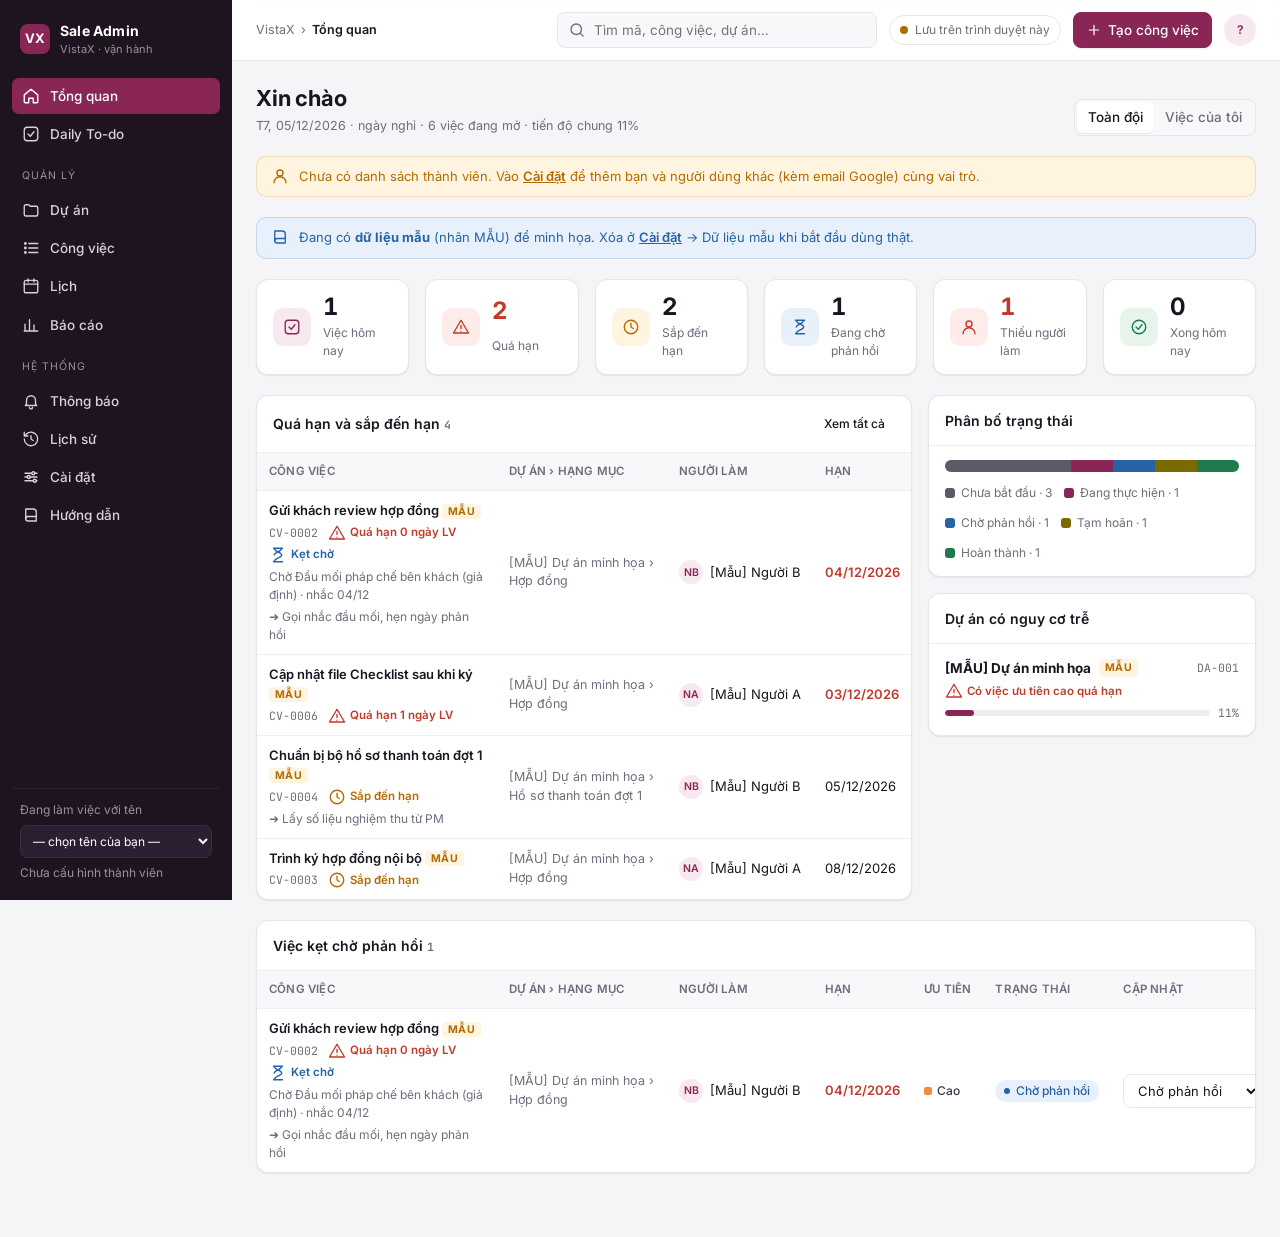
<file: index.html>
<!doctype html>
<html lang="vi">
<head>
<meta charset="utf-8">
<meta name="viewport" content="width=device-width,initial-scale=1,viewport-fit=cover">
<title>Sale Admin VistaX</title>
<link rel="preconnect" href="https://fonts.googleapis.com">
<link rel="stylesheet" href="https://fonts.googleapis.com/css2?family=Inter:wght@400;500;600;700&family=JetBrains+Mono:wght@400;500&display=swap">
<link rel="stylesheet" href="app.css">
</head>
<body>

<div class="app">
  <nav class="side" id="nav" aria-label="Điều hướng">
    <div class="logo"><span class="mk">VX</span><div><b>Sale Admin</b><small>VistaX · vận hành</small></div></div>
    <a href="#tong-quan" data-v="tong-quan"><svg class="i" viewBox="0 0 24 24" aria-hidden="true"><path d="M3 10.5 12 3l9 7.5V20a1 1 0 0 1-1 1h-5v-6H9v6H4a1 1 0 0 1-1-1z"/></svg>Tổng quan</a>
    <a href="#hom-nay" data-v="hom-nay"><svg class="i" viewBox="0 0 24 24" aria-hidden="true"><rect x="3" y="3" width="18" height="18" rx="4"/><path d="m8 12 3 3 5-6"/></svg>Daily To-do<span class="cnt" id="cToday" hidden></span></a>
    <div class="navh">Quản lý</div>
    <a href="#du-an" data-v="du-an"><svg class="i" viewBox="0 0 24 24" aria-hidden="true"><path d="M3 7a2 2 0 0 1 2-2h4l2 2h8a2 2 0 0 1 2 2v9a2 2 0 0 1-2 2H5a2 2 0 0 1-2-2z"/></svg>Dự án</a>
    <a href="#cong-viec" data-v="cong-viec"><svg class="i" viewBox="0 0 24 24" aria-hidden="true"><path d="M9 6h12M9 12h12M9 18h12"/><circle cx="4.5" cy="6" r="1"/><circle cx="4.5" cy="12" r="1"/><circle cx="4.5" cy="18" r="1"/></svg>Công việc</a>
    <a href="#lich" data-v="lich"><svg class="i" viewBox="0 0 24 24" aria-hidden="true"><rect x="3" y="4.5" width="18" height="16.5" rx="2.5"/><path d="M3 9.5h18M8 2.5v4M16 2.5v4"/></svg>Lịch</a>
    <a href="#bao-cao" data-v="bao-cao"><svg class="i" viewBox="0 0 24 24" aria-hidden="true"><path d="M4 20V11M10 20V5M16 20v-8M21 20H3"/></svg>Báo cáo</a>
    <div class="navh">Hệ thống</div>
    <a href="#thong-bao" data-v="thong-bao"><svg class="i" viewBox="0 0 24 24" aria-hidden="true"><path d="M6 16v-5a6 6 0 1 1 12 0v5l1.5 2h-15zM10 20.5a2 2 0 0 0 4 0"/></svg>Thông báo<span class="cnt" id="cNoti" hidden></span></a>
    <a href="#lich-su" data-v="lich-su"><svg class="i" viewBox="0 0 24 24" aria-hidden="true"><path d="M3 12a9 9 0 1 0 2.6-6.4L3 8M3 3v5h5M12 7.5V12l3 2"/></svg>Lịch sử</a>
    <a href="#cai-dat" data-v="cai-dat"><svg class="i" viewBox="0 0 24 24" aria-hidden="true"><path d="M4 7h9M17 7h3M4 12h3M11 12h9M4 17h11M19 17h1"/><circle cx="15" cy="7" r="2"/><circle cx="9" cy="12" r="2"/><circle cx="17" cy="17" r="2"/></svg>Cài đặt</a>
    <a href="#huong-dan" data-v="huong-dan"><svg class="i" viewBox="0 0 24 24" aria-hidden="true"><path d="M5 4h10a4 4 0 0 1 4 4v12H8a3 3 0 0 1-3-3z"/><path d="M5 17a3 3 0 0 1 3-3h11"/></svg>Hướng dẫn</a>
    <div class="side-foot"><label for="meSel" id="meLab">Đang làm việc với tên</label><select id="meSel"></select><span id="meRole"></span></div>
  </nav>
  <div class="main">
    <header class="top">
      <div class="crumbs" id="crumbs"></div>
      <label class="search" for="gq"><svg class="i" viewBox="0 0 24 24" aria-hidden="true"><circle cx="11" cy="11" r="7"/><path d="m20 20-3.5-3.5"/></svg><input id="gq" type="search" placeholder="Tìm mã, công việc, dự án…" autocomplete="off"></label>
      <span class="syncst" id="sync"></span>
      <button class="btn pri" id="topNew" type="button"><svg class="i" viewBox="0 0 24 24" aria-hidden="true"><path d="M12 5v14M5 12h14"/></svg>Tạo công việc</button>
      <span class="avatar" id="meAv" title="">?</span>
    </header>
    <main><div class="wrap" id="view"><div class="empty">Đang tải dữ liệu…</div></div></main>
  </div>
</div>
<dialog id="dlg"><form class="dlg" id="dlgForm" method="dialog"></form></dialog>
<div class="toast" id="toast" hidden></div>
<script src="app.js"></script>
</body>
</html>
</file>
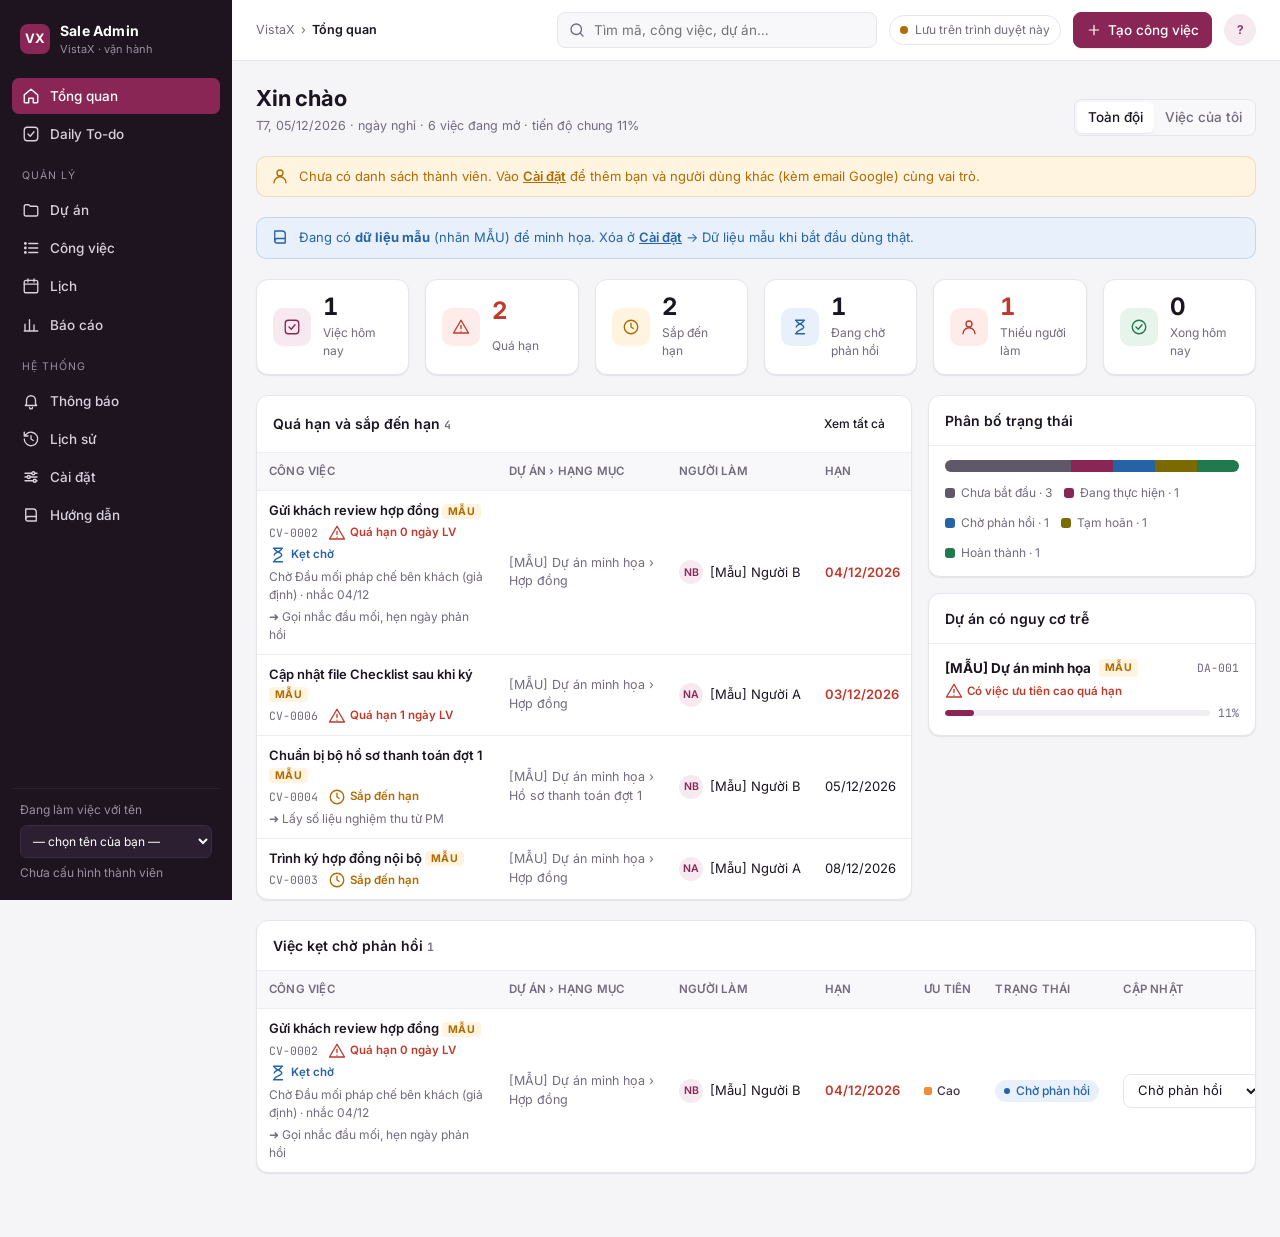
<file: apps-script/Index.html>
<!DOCTYPE html>
<html lang="vi">
<head>
<meta charset="utf-8">
<link rel="stylesheet" href="https://fonts.googleapis.com/css2?family=Inter:wght@400;500;600;700&family=JetBrains+Mono:wght@400;500&display=swap">
<link rel="stylesheet" href="https://phanlyquynhanh-coder.github.io/sale-admin-vistax/app.css">
</head>
<body>
<div id="boot" style="font:14px system-ui;padding:40px;color:#726B7C">Đang tải Sale Admin VistaX…</div>
<script>
// Giao diện tải từ GitHub Pages; dữ liệu đi qua google.script.run (Code.gs)
(function () {
  var A = 'https://phanlyquynhanh-coder.github.io/sale-admin-vistax/', v = '?v=' + Math.floor(Date.now() / 60000);
  fetch(A + 'shell.html' + v).then(function (r) { return r.text(); }).then(function (h) {
    document.getElementById('boot').outerHTML = h;
    var s = document.createElement('script'); s.src = A + 'app.js' + v; document.body.appendChild(s);
  }).catch(function (e) { document.getElementById('boot').textContent = 'Không tải được giao diện từ GitHub Pages: ' + e; });
})();
</script>
</body>
</html>
</file>
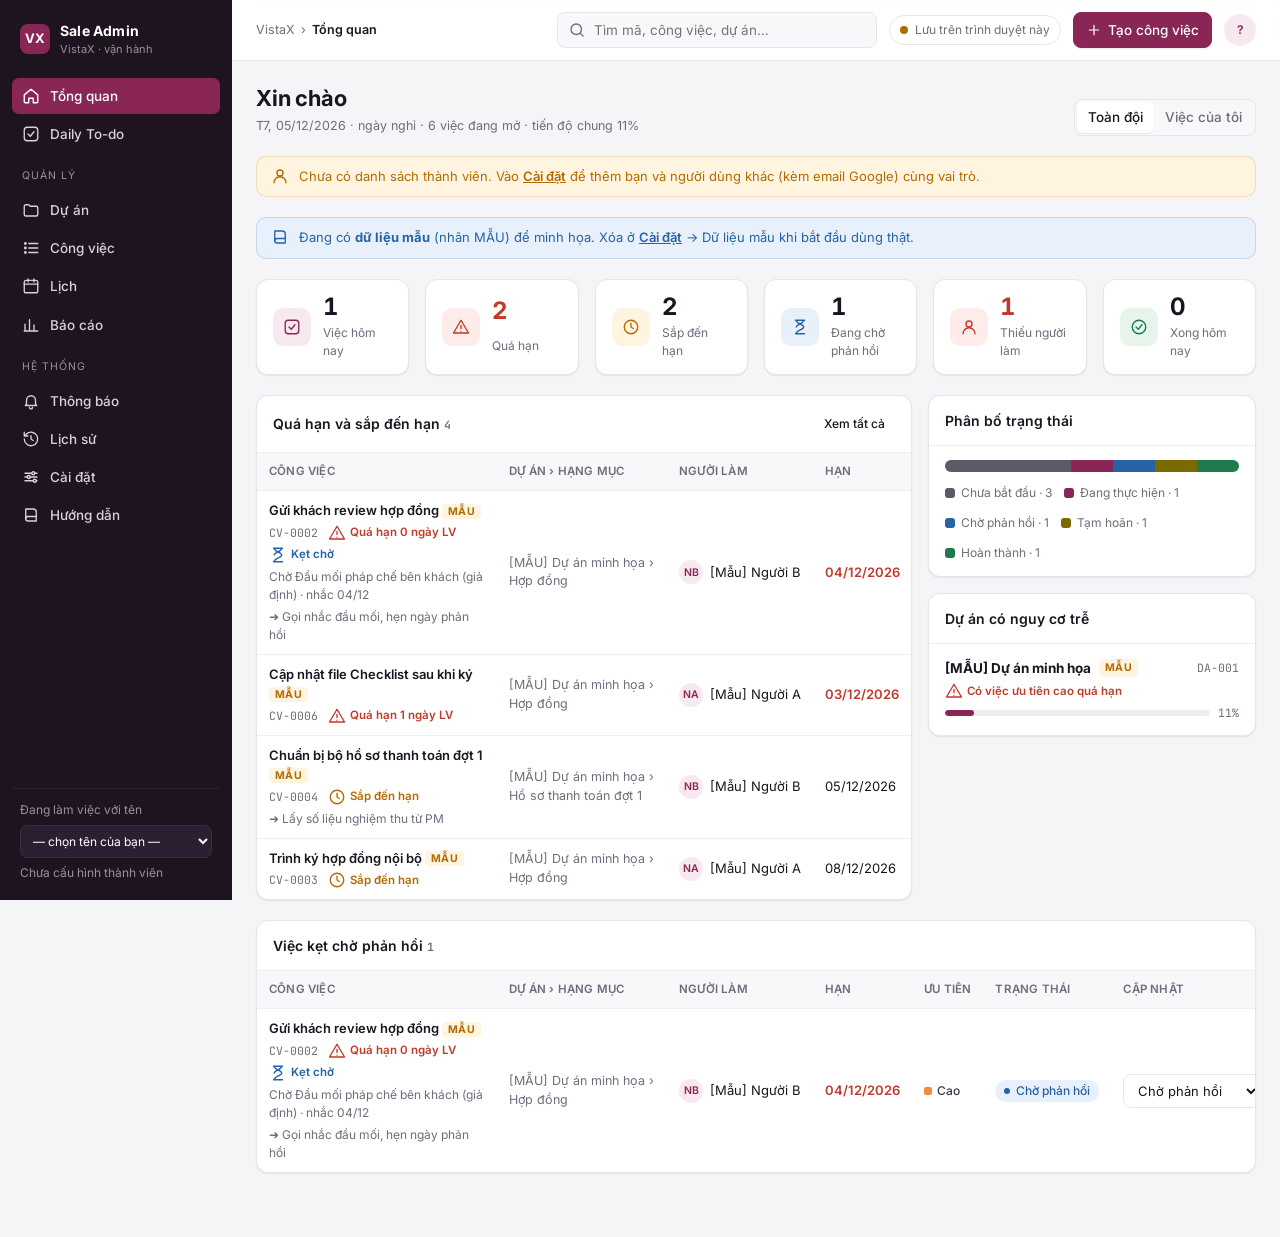
<file: sale-admin-vistax.html>
<!doctype html>
<html lang="vi">
<head>
<meta charset="utf-8">
<meta name="viewport" content="width=device-width,initial-scale=1,viewport-fit=cover">
<title>Sale Admin VistaX</title>
<link rel="preconnect" href="https://fonts.googleapis.com">
<link rel="stylesheet" href="https://fonts.googleapis.com/css2?family=Inter:wght@400;500;600;700&family=JetBrains+Mono:wght@400;500&display=swap">
<style>

/* Bố cục: thanh điều hướng tối bên trái + thanh tiêu đề trên + vùng nội dung dạng thẻ; ngăn chi tiết trượt từ phải */
:root{
  --brand:#8A2655; --brand-600:#731F46; --brand-soft:#F7E9F0; --brand-line:#E9C9D8;
  --bg:#F5F4F7; --surface:#FFFFFF; --surface2:#F8F7FA; --line:#E7E4EC; --line2:#EFEDF2;
  --ink:#1A1520; --ink2:#3D3647; --muted:#726B7C;
  --side:#1D1420; --side-ink:#D9D0DE; --side-mute:#9A8EA1; --side-hi:#2C1F31;
  --late:#C0392B; --late-bg:#FDECEA; --soon:#B26B00; --soon-bg:#FFF4E0; --wait:#2563A6; --wait-bg:#E8F1FB;
  --done:#1F7A4D; --done-bg:#E6F4EC; --hold:#7A6A00; --hold-bg:#F7F2D9; --todo:#5E5868; --todo-bg:#EFEDF2;
  --shadow:0 1px 2px rgba(26,21,32,.05),0 1px 1px rgba(26,21,32,.03);
  --f:"Inter",system-ui,-apple-system,"Segoe UI",Roboto,Arial,sans-serif; --mono:"JetBrains Mono",ui-monospace,Menlo,Consolas,monospace;
  color-scheme:light;
}
@media (prefers-color-scheme:dark){:root:not([data-theme="light"]){--brand:#E58AB4;--brand-600:#F0A6C7;--brand-soft:#3A2030;--brand-line:#5A2E45;--bg:#121015;--surface:#1A171E;--surface2:#211D26;--line:#2E2934;--line2:#26222B;--ink:#F2EEF5;--ink2:#D5CEDB;--muted:#9C94A6;--side:#0E0B10;--side-ink:#D9D0DE;--side-mute:#8C8094;--side-hi:#221A26;--late:#FF8A7E;--late-bg:#3A1D1A;--soon:#F3B353;--soon-bg:#3A2C14;--wait:#8DB9F0;--wait-bg:#172638;--done:#7DD3A5;--done-bg:#15301F;--hold:#E2CF62;--hold-bg:#33300F;--todo:#B8B0C2;--todo-bg:#2A2530;--shadow:none;color-scheme:dark}}
:root[data-theme="dark"]{--brand:#E58AB4;--brand-600:#F0A6C7;--brand-soft:#3A2030;--brand-line:#5A2E45;--bg:#121015;--surface:#1A171E;--surface2:#211D26;--line:#2E2934;--line2:#26222B;--ink:#F2EEF5;--ink2:#D5CEDB;--muted:#9C94A6;--side:#0E0B10;--side-ink:#D9D0DE;--side-mute:#8C8094;--side-hi:#221A26;--late:#FF8A7E;--late-bg:#3A1D1A;--soon:#F3B353;--soon-bg:#3A2C14;--wait:#8DB9F0;--wait-bg:#172638;--done:#7DD3A5;--done-bg:#15301F;--hold:#E2CF62;--hold-bg:#33300F;--todo:#B8B0C2;--todo-bg:#2A2530;--shadow:none;color-scheme:dark}
*{box-sizing:border-box}
html,body{height:100%;margin:0}
body{background:var(--bg);color:var(--ink);font-family:var(--f);font-size:13.5px;line-height:1.5;-webkit-font-smoothing:antialiased}
button,input,select,textarea{font:inherit;color:inherit}
svg.i{width:18px;height:18px;flex:none;fill:none;stroke:currentColor;stroke-width:1.8;stroke-linecap:round;stroke-linejoin:round}
.app{display:grid;grid-template-columns:232px minmax(0,1fr);min-height:100%}
/* sidebar */
nav.side{background:var(--side);color:var(--side-ink);position:sticky;top:0;height:100vh;display:flex;flex-direction:column;padding:18px 12px;gap:2px;overflow-y:auto}
.logo{display:flex;align-items:center;gap:10px;padding:2px 8px 18px}
.logo .mk{width:30px;height:30px;border-radius:8px;background:var(--brand);display:grid;place-items:center;color:#fff;font-weight:700;font-size:13px;letter-spacing:.5px}
.logo b{display:block;font-size:14px;color:#fff;letter-spacing:.2px}.logo small{display:block;font-size:11px;color:var(--side-mute)}
.navh{font-size:10.5px;letter-spacing:1px;text-transform:uppercase;color:var(--side-mute);padding:14px 10px 6px}
nav.side a{display:flex;align-items:center;gap:10px;padding:8px 10px;border-radius:7px;color:var(--side-ink);text-decoration:none;font-weight:500}
nav.side a:hover{background:var(--side-hi);color:#fff}
nav.side a.on{background:var(--brand);color:#fff}
nav.side a .cnt{margin-left:auto}
.cnt{font-size:11px;font-weight:600;background:#E5484D;color:#fff;border-radius:10px;padding:0 7px;line-height:18px;font-variant-numeric:tabular-nums}
.side-foot{margin-top:auto;padding:12px 8px 0;border-top:1px solid var(--side-hi);display:grid;gap:6px;font-size:12px;color:var(--side-mute)}
.side-foot select{background:var(--side-hi);border:1px solid #3A2C40;color:#fff;border-radius:7px;padding:7px 8px}
/* topbar */
.main{min-width:0;display:flex;flex-direction:column}
.top{position:sticky;top:0;z-index:20;background:color-mix(in srgb,var(--surface) 92%,transparent);backdrop-filter:blur(8px);border-bottom:1px solid var(--line);display:flex;align-items:center;gap:12px;padding:12px max(24px,env(safe-area-inset-right,0px)) 12px max(24px,env(safe-area-inset-left,0px))}
.top .crumbs{font-size:12.5px;color:var(--muted);display:flex;gap:6px;align-items:center;min-width:0;flex-wrap:wrap}
.top .crumbs b{color:var(--ink);font-weight:600}
.search{margin-left:auto;display:flex;align-items:center;gap:8px;background:var(--surface2);border:1px solid var(--line);border-radius:8px;padding:0 10px;width:min(320px,40vw);color:var(--muted)}
.search input{border:0;background:transparent;padding:7px 0;width:100%;outline:none;color:var(--ink)}
.avatar{width:32px;height:32px;border-radius:50%;background:var(--brand-soft);color:var(--brand);display:grid;place-items:center;font-weight:600;font-size:12px;flex:none}
main{padding:24px max(24px,env(safe-area-inset-right,0px)) 64px max(24px,env(safe-area-inset-left,0px))}
.wrap{max-width:1280px;margin:0 auto;display:grid;gap:20px}
.ph{display:flex;flex-wrap:wrap;gap:12px;align-items:flex-end}
.ph h1{font-size:22px;line-height:1.25;margin:0;font-weight:700;letter-spacing:-.2px;text-wrap:balance}
.ph .sub{margin-top:4px;max-width:80ch}
.ph .acts{margin-left:auto;display:flex;flex-wrap:wrap;gap:8px;align-items:center}
h2{font-size:14px;margin:0;font-weight:600}
.sub{color:var(--muted);font-size:12.5px}
.bar{display:flex;flex-wrap:wrap;gap:8px;align-items:center}
.bar .sp{flex:1}
/* controls */
.btn{display:inline-flex;align-items:center;gap:6px;border:1px solid var(--line);background:var(--surface);border-radius:8px;padding:7px 12px;cursor:pointer;font-weight:500;white-space:nowrap;box-shadow:var(--shadow);transition:background .12s,border-color .12s}
.btn:hover{border-color:#CFC8D6;background:var(--surface2)}
.btn.pri{background:var(--brand);border-color:var(--brand);color:#fff}
.btn.pri:hover{background:var(--brand-600);border-color:var(--brand-600)}
.btn.ghost{box-shadow:none;border-color:transparent;background:transparent}
.btn.sm{padding:4px 9px;font-size:12px}
.btn.danger{color:var(--late)}
.btn:disabled{opacity:.45;cursor:not-allowed}
.btn svg.i{width:16px;height:16px}
:focus-visible{outline:2px solid var(--brand);outline-offset:2px}
input,select,textarea{background:var(--surface);border:1px solid var(--line);border-radius:8px;padding:7px 10px;min-width:0;outline:none}
input:focus,select:focus,textarea:focus{border-color:var(--brand);box-shadow:0 0 0 3px var(--brand-soft)}
textarea{width:100%;min-height:72px;resize:vertical}
.seg{display:inline-flex;background:var(--surface2);border:1px solid var(--line);border-radius:8px;padding:2px}
.seg button,.seg span{border:0;background:transparent;padding:5px 11px;border-radius:6px;cursor:pointer;font-weight:500;color:var(--muted)}
.seg .on{background:var(--surface);color:var(--ink);box-shadow:var(--shadow)}
/* cards */
.card{background:var(--surface);border:1px solid var(--line);border-radius:12px;box-shadow:var(--shadow);min-width:0}
.card>.ch{display:flex;flex-wrap:wrap;gap:8px;align-items:center;padding:14px 16px;border-bottom:1px solid var(--line2)}
.card>.cb{padding:14px 16px;display:grid;gap:12px;min-width:0}
.card>.cb.flush{padding:0}
.grid{display:grid;gap:16px}
.g6{grid-template-columns:repeat(auto-fit,minmax(150px,1fr))}
.g4{grid-template-columns:repeat(auto-fit,minmax(200px,1fr))}
.g2{grid-template-columns:repeat(auto-fit,minmax(380px,1fr))}
.g32{grid-template-columns:minmax(0,2fr) minmax(0,1fr)}
.kpi{display:grid;grid-template-columns:auto 1fr;gap:4px 12px;align-items:center;padding:14px 16px;border-radius:12px;background:var(--surface);border:1px solid var(--line);box-shadow:var(--shadow);cursor:pointer;text-align:left;transition:border-color .12s,transform .12s}
.kpi:hover{border-color:var(--brand-line)}
.kpi .ic{grid-row:span 2;width:38px;height:38px;border-radius:10px;display:grid;place-items:center;background:var(--todo-bg);color:var(--todo)}
.kpi b{font-size:24px;font-weight:700;line-height:1.1;font-variant-numeric:tabular-nums;letter-spacing:-.3px}
.kpi span{font-size:12px;color:var(--muted)}
.kpi.late .ic{background:var(--late-bg);color:var(--late)}.kpi.late b{color:var(--late)}
.kpi.soon .ic{background:var(--soon-bg);color:var(--soon)}
.kpi.wait .ic{background:var(--wait-bg);color:var(--wait)}
.kpi.done .ic{background:var(--done-bg);color:var(--done)}
.kpi.brand .ic{background:var(--brand-soft);color:var(--brand)}
/* tables */
.tbl{overflow-x:auto}
table{border-collapse:separate;border-spacing:0;width:100%;font-size:13px}
th,td{padding:10px 12px;border-bottom:1px solid var(--line2);text-align:left;vertical-align:middle}
th{background:var(--surface2);font-weight:600;font-size:11.5px;color:var(--muted);white-space:nowrap;letter-spacing:.2px;text-transform:uppercase}
tbody tr:last-child td{border-bottom:0}
tr.click{cursor:pointer}tr.click:hover td{background:var(--surface2)}
td.num,th.num{text-align:right;font-variant-numeric:tabular-nums}
.t-title{font-weight:600;color:var(--ink)}
.t-meta{display:flex;flex-wrap:wrap;gap:4px 10px;margin-top:3px;font-size:12px;color:var(--muted)}
.code{font-family:var(--mono);font-size:11.5px;color:var(--muted)}
.pill{display:inline-flex;align-items:center;gap:6px;padding:2px 9px;border-radius:999px;font-size:12px;font-weight:500;white-space:nowrap;background:var(--todo-bg);color:var(--todo)}
.pill::before{content:"";width:6px;height:6px;border-radius:50%;background:currentColor}
.s-doing{background:var(--brand-soft);color:var(--brand)}.s-wait{background:var(--wait-bg);color:var(--wait)}.s-hold{background:var(--hold-bg);color:var(--hold)}.s-done{background:var(--done-bg);color:var(--done)}.s-cancel{background:transparent;color:var(--muted);text-decoration:line-through;border:1px dashed var(--line)}
.pr{display:inline-flex;align-items:center;gap:5px;font-size:12px;font-weight:500;color:var(--ink2);white-space:nowrap}
.pr i{display:inline-block;width:8px;height:8px;border-radius:2px;background:var(--todo)}
.pr.p-khan i{background:#E5484D}.pr.p-cao i{background:#F08C3A}.pr.p-tb i{background:#8E86A0}.pr.p-thap i{background:#C9C3D2}
.flag{font-size:11.5px;font-weight:600;display:inline-flex;align-items:center;gap:4px}
.f-late{color:var(--late)}.f-soon{color:var(--soon)}.f-stuck{color:var(--wait)}.f-noown{color:var(--late)}
.due-late{color:var(--late);font-weight:600}
.prog{height:6px;border-radius:3px;background:var(--line2);overflow:hidden;min-width:60px;flex:1}
.prog i{display:block;height:100%;background:var(--brand);border-radius:3px}
.pgw{display:flex;gap:8px;align-items:center;min-width:120px}
.who{display:inline-flex;align-items:center;gap:7px;white-space:nowrap}
.who .avatar{width:24px;height:24px;font-size:10.5px}
/* project tree */
.tree{display:grid;gap:14px}
.item>.ch{background:var(--surface2);border-radius:12px 12px 0 0}
.empty{padding:36px 16px;text-align:center;color:var(--muted);display:grid;gap:8px;justify-items:center}
.empty svg.i{width:28px;height:28px;color:var(--brand-line)}
.empty b{color:var(--ink2)}
.banner{display:flex;gap:10px;align-items:flex-start;padding:10px 14px;border-radius:10px;background:var(--soon-bg);color:var(--soon);font-size:13px;border:1px solid color-mix(in srgb,var(--soon) 18%,transparent)}
.banner a{color:inherit;font-weight:600}
.banner.err{background:var(--late-bg);color:var(--late)}
.banner.info{background:var(--wait-bg);color:var(--wait);border-color:color-mix(in srgb,var(--wait) 18%,transparent)}
/* drawer */
dialog{border:0;border-left:1px solid var(--line);background:var(--surface);color:var(--ink);padding:0;margin:0 0 0 auto;width:min(640px,100vw);height:100vh;max-height:100vh;max-width:100vw;box-shadow:-12px 0 40px rgba(20,10,25,.18)}
dialog.center{margin:auto;height:auto;max-height:calc(100vh - 48px);width:min(520px,calc(100vw - 24px));border:1px solid var(--line);border-radius:14px}
dialog::backdrop{background:rgba(20,12,24,.38)}
dialog[open]{animation:slide .18s ease-out}
dialog.center[open]{animation:none}
@keyframes slide{from{transform:translateX(24px);opacity:.6}to{transform:none;opacity:1}}
.dlg{display:grid;gap:16px;padding:22px 24px;min-height:100%;align-content:start}
.dlg h2{font-size:17px}
.form{display:grid;grid-template-columns:repeat(2,minmax(0,1fr));gap:12px 14px}
.form label{display:grid;gap:5px;font-size:12px;color:var(--ink2);font-weight:500}
.form label.full,.form .full{grid-column:1/-1}
.form label.req{grid-template-columns:max-content 1fr}
.form label.req>*{grid-column:1/-1;grid-row:2}
.req::after{content:"*";color:var(--late);margin-left:3px;justify-self:start}
.fs{border:1px solid var(--line);border-radius:10px;padding:12px;display:grid;gap:12px;background:var(--surface2)}
.fs legend{font-size:11px;font-weight:600;color:var(--muted);text-transform:uppercase;letter-spacing:.6px;padding:0 4px}
.err-msg{color:var(--late);font-size:12.5px;min-height:1px;margin:0}
.dlg-foot{position:sticky;bottom:0;background:var(--surface);border-top:1px solid var(--line);padding:12px 24px;margin:0 -24px -22px;display:flex;gap:8px;align-items:center}
.dlg-foot .sp{flex:1}
.chips{display:flex;flex-wrap:wrap;gap:6px}
.chip{border:1px solid var(--line);border-radius:999px;padding:4px 11px;font-size:12px;background:var(--surface);cursor:pointer;font-weight:500}
.chip.on{background:var(--brand);color:#fff;border-color:var(--brand)}
/* calendar */
.cal{display:grid;grid-template-columns:repeat(7,minmax(0,1fr));border-top:1px solid var(--line2);border-left:1px solid var(--line2)}
.cal .d{min-height:104px;border-right:1px solid var(--line2);border-bottom:1px solid var(--line2);padding:6px;display:grid;align-content:start;gap:3px;font-size:11.5px;min-width:0}
.cal .d.off{background:var(--surface2)}
.cal .d.today .n{background:var(--brand);color:#fff;border-radius:50%;width:22px;height:22px;display:grid;place-items:center}
.cal .n{font-weight:600;font-size:12px;color:var(--muted)}
.cal .ev{white-space:nowrap;overflow:hidden;text-overflow:ellipsis;border-radius:4px;padding:1px 6px;background:var(--brand-soft);color:var(--brand);cursor:pointer;font-weight:500}
.cal .ev.late{background:var(--late-bg);color:var(--late)}.cal .ev.done{background:var(--done-bg);color:var(--done);text-decoration:line-through}
.cal .h{font-size:11px;color:var(--muted);text-align:center;font-weight:600;padding:8px 0;border-right:1px solid var(--line2);border-bottom:1px solid var(--line2);background:var(--surface2);text-transform:uppercase;letter-spacing:.5px}
/* kanban */
.kan{display:grid;grid-template-columns:repeat(5,minmax(196px,1fr));gap:12px;overflow-x:auto;padding-bottom:4px}
.col{background:var(--surface2);border:1px solid var(--line);border-radius:12px;display:flex;flex-direction:column;min-height:240px}
.col>header{display:flex;align-items:center;gap:8px;padding:10px 12px;font-weight:600;font-size:12.5px}
.col>header .code{margin-left:auto}
.col .list{display:grid;gap:8px;padding:0 10px 10px;align-content:start;flex:1}
.col.over{outline:2px dashed var(--brand);outline-offset:-4px}
.kc{background:var(--surface);border:1px solid var(--line);border-radius:10px;padding:10px;display:grid;gap:6px;cursor:grab;box-shadow:var(--shadow)}
.kc:hover{border-color:var(--brand-line)}
.kc .t-title{font-size:13px}
.kc .ft{display:flex;justify-content:space-between;align-items:center;gap:6px;font-size:12px;color:var(--muted)}
/* charts */
.hbar{display:grid;grid-template-columns:minmax(90px,140px) 1fr auto;gap:8px 10px;align-items:center;font-size:12.5px}
.hbar .tr{height:10px;border-radius:5px;background:var(--line2);display:flex;overflow:hidden}
.hbar .tr i{display:block;height:100%}
.legend{display:flex;flex-wrap:wrap;gap:12px;font-size:12px;color:var(--muted)}
.legend span{display:inline-flex;align-items:center;gap:6px}
.legend i{width:10px;height:10px;border-radius:3px;display:inline-block}
.donut{display:flex;gap:20px;align-items:center;flex-wrap:wrap}
.log{display:grid;gap:0}
.log .le{display:grid;grid-template-columns:28px 1fr;gap:10px;padding:10px 0;border-bottom:1px solid var(--line2)}
.log .le:last-child{border-bottom:0}
.log .dot{width:28px;height:28px;border-radius:50%;background:var(--brand-soft);color:var(--brand);display:grid;place-items:center;font-size:10.5px;font-weight:600}
.log .chg{font-size:12.5px;color:var(--muted)}
.log s{color:var(--muted)}
.doc{max-width:900px;display:grid;gap:14px}
.doc h2{font-size:16px;margin-top:10px;color:var(--brand)}
.doc h3{font-size:14px;margin:6px 0 0}
.doc p,.doc li{max-width:78ch;color:var(--ink2)}
.doc pre{background:var(--surface2);border:1px solid var(--line);padding:12px;border-radius:10px;overflow-x:auto;font-family:var(--mono);font-size:12px}
.toast{position:fixed;right:max(20px,env(safe-area-inset-right,0px));bottom:calc(20px + env(safe-area-inset-bottom,0px));background:var(--ink);color:var(--surface);padding:11px 16px;border-radius:10px;z-index:60;max-width:380px;box-shadow:0 8px 24px rgba(0,0,0,.2);font-weight:500}
.sample{font-size:10.5px;font-weight:700;color:var(--soon);background:var(--soon-bg);border-radius:4px;padding:1px 6px;letter-spacing:.4px;vertical-align:middle}
.tabs-m{display:none}
@media (max-width:960px){.g32{grid-template-columns:1fr}}
@media (max-width:860px){
  .app{grid-template-columns:1fr}
  nav.side{position:sticky;top:0;height:auto;flex-direction:row;overflow-x:auto;padding:8px max(12px,env(safe-area-inset-right,0px)) 8px max(12px,env(safe-area-inset-left,0px));z-index:30;gap:4px}
  .logo,.navh,.side-foot{display:none}
  nav.side a{white-space:nowrap}
  .top{position:static;padding-left:max(16px,env(safe-area-inset-left,0px));padding-right:max(16px,env(safe-area-inset-right,0px))}
  .search{width:100%;margin-left:0}
  .top .crumbs{display:none}
  main{padding:16px max(16px,env(safe-area-inset-right,0px)) 48px max(16px,env(safe-area-inset-left,0px))}
  .g2{grid-template-columns:1fr}
  .form{grid-template-columns:1fr}
  .cal .d{min-height:62px;padding:3px}.cal .ev{font-size:10px;padding:0 3px}
  .tabs-m{display:block}
}
@media (prefers-reduced-motion:reduce){*{transition:none!important;animation:none!important}}

.syncst{display:inline-flex;align-items:center;gap:7px;font-size:12px;color:var(--muted);white-space:nowrap;padding:5px 10px;border:1px solid var(--line);border-radius:999px;background:var(--surface)}
.dotc{width:8px;height:8px;border-radius:50%;display:inline-block}
@media (max-width:860px){.syncst{display:none}}
</style>
</head>
<body>

<div class="app">
  <nav class="side" id="nav" aria-label="Điều hướng">
    <div class="logo"><span class="mk">VX</span><div><b>Sale Admin</b><small>VistaX · vận hành</small></div></div>
    <a href="#tong-quan" data-v="tong-quan"><svg class="i" viewBox="0 0 24 24" aria-hidden="true"><path d="M3 10.5 12 3l9 7.5V20a1 1 0 0 1-1 1h-5v-6H9v6H4a1 1 0 0 1-1-1z"/></svg>Tổng quan</a>
    <a href="#hom-nay" data-v="hom-nay"><svg class="i" viewBox="0 0 24 24" aria-hidden="true"><rect x="3" y="3" width="18" height="18" rx="4"/><path d="m8 12 3 3 5-6"/></svg>Daily To-do<span class="cnt" id="cToday" hidden></span></a>
    <div class="navh">Quản lý</div>
    <a href="#du-an" data-v="du-an"><svg class="i" viewBox="0 0 24 24" aria-hidden="true"><path d="M3 7a2 2 0 0 1 2-2h4l2 2h8a2 2 0 0 1 2 2v9a2 2 0 0 1-2 2H5a2 2 0 0 1-2-2z"/></svg>Dự án</a>
    <a href="#cong-viec" data-v="cong-viec"><svg class="i" viewBox="0 0 24 24" aria-hidden="true"><path d="M9 6h12M9 12h12M9 18h12"/><circle cx="4.5" cy="6" r="1"/><circle cx="4.5" cy="12" r="1"/><circle cx="4.5" cy="18" r="1"/></svg>Công việc</a>
    <a href="#lich" data-v="lich"><svg class="i" viewBox="0 0 24 24" aria-hidden="true"><rect x="3" y="4.5" width="18" height="16.5" rx="2.5"/><path d="M3 9.5h18M8 2.5v4M16 2.5v4"/></svg>Lịch</a>
    <a href="#bao-cao" data-v="bao-cao"><svg class="i" viewBox="0 0 24 24" aria-hidden="true"><path d="M4 20V11M10 20V5M16 20v-8M21 20H3"/></svg>Báo cáo</a>
    <div class="navh">Hệ thống</div>
    <a href="#thong-bao" data-v="thong-bao"><svg class="i" viewBox="0 0 24 24" aria-hidden="true"><path d="M6 16v-5a6 6 0 1 1 12 0v5l1.5 2h-15zM10 20.5a2 2 0 0 0 4 0"/></svg>Thông báo<span class="cnt" id="cNoti" hidden></span></a>
    <a href="#lich-su" data-v="lich-su"><svg class="i" viewBox="0 0 24 24" aria-hidden="true"><path d="M3 12a9 9 0 1 0 2.6-6.4L3 8M3 3v5h5M12 7.5V12l3 2"/></svg>Lịch sử</a>
    <a href="#cai-dat" data-v="cai-dat"><svg class="i" viewBox="0 0 24 24" aria-hidden="true"><path d="M4 7h9M17 7h3M4 12h3M11 12h9M4 17h11M19 17h1"/><circle cx="15" cy="7" r="2"/><circle cx="9" cy="12" r="2"/><circle cx="17" cy="17" r="2"/></svg>Cài đặt</a>
    <a href="#huong-dan" data-v="huong-dan"><svg class="i" viewBox="0 0 24 24" aria-hidden="true"><path d="M5 4h10a4 4 0 0 1 4 4v12H8a3 3 0 0 1-3-3z"/><path d="M5 17a3 3 0 0 1 3-3h11"/></svg>Hướng dẫn</a>
    <div class="side-foot"><label for="meSel" id="meLab">Đang làm việc với tên</label><select id="meSel"></select><span id="meRole"></span></div>
  </nav>
  <div class="main">
    <header class="top">
      <div class="crumbs" id="crumbs"></div>
      <label class="search" for="gq"><svg class="i" viewBox="0 0 24 24" aria-hidden="true"><circle cx="11" cy="11" r="7"/><path d="m20 20-3.5-3.5"/></svg><input id="gq" type="search" placeholder="Tìm mã, công việc, dự án…" autocomplete="off"></label>
      <span class="syncst" id="sync"></span>
      <button class="btn pri" id="topNew" type="button"><svg class="i" viewBox="0 0 24 24" aria-hidden="true"><path d="M12 5v14M5 12h14"/></svg>Tạo công việc</button>
      <span class="avatar" id="meAv" title="">?</span>
    </header>
    <main><div class="wrap" id="view"><div class="empty">Đang tải dữ liệu…</div></div></main>
  </div>
</div>
<dialog id="dlg"><form class="dlg" id="dlgForm" method="dialog"></form></dialog>
<div class="toast" id="toast" hidden></div>
<script>

'use strict';
/* =====================================================================
   SALE ADMIN VISTAX — ứng dụng một file HTML
   Dữ liệu: lưu trong trình duyệt (localStorage), khóa saleadmin_vistax_v1.
   Dùng chung giữa nhiều người: Xuất / Nhập file dữ liệu (.json) ở Cài đặt.
   ===================================================================== */
const $ = s => document.querySelector(s), $$ = s => [...document.querySelectorAll(s)];
const esc = s => String(s ?? '').replace(/[&<>"']/g, c => ({'&':'&amp;','<':'&lt;','>':'&gt;','"':'&quot;',"'":'&#39;'}[c]));
const LS = {get(k){try{return localStorage.getItem(k)}catch(_){return null}}, set(k,v){try{localStorage.setItem(k,v); return true}catch(_){return false}}};
const DB_KEY = 'saleadmin_vistax_v1';

const ICONS = {"home": "<path d=\"M3 10.5 12 3l9 7.5V20a1 1 0 0 1-1 1h-5v-6H9v6H4a1 1 0 0 1-1-1z\"/>", "today": "<rect x=\"3\" y=\"3\" width=\"18\" height=\"18\" rx=\"4\"/><path d=\"m8 12 3 3 5-6\"/>", "folder": "<path d=\"M3 7a2 2 0 0 1 2-2h4l2 2h8a2 2 0 0 1 2 2v9a2 2 0 0 1-2 2H5a2 2 0 0 1-2-2z\"/>", "list": "<path d=\"M9 6h12M9 12h12M9 18h12\"/><circle cx=\"4.5\" cy=\"6\" r=\"1\"/><circle cx=\"4.5\" cy=\"12\" r=\"1\"/><circle cx=\"4.5\" cy=\"18\" r=\"1\"/>", "cal": "<rect x=\"3\" y=\"4.5\" width=\"18\" height=\"16.5\" rx=\"2.5\"/><path d=\"M3 9.5h18M8 2.5v4M16 2.5v4\"/>", "chart": "<path d=\"M4 20V11M10 20V5M16 20v-8M21 20H3\"/>", "bell": "<path d=\"M6 16v-5a6 6 0 1 1 12 0v5l1.5 2h-15zM10 20.5a2 2 0 0 0 4 0\"/>", "hist": "<path d=\"M3 12a9 9 0 1 0 2.6-6.4L3 8M3 3v5h5M12 7.5V12l3 2\"/>", "gear": "<path d=\"M4 7h9M17 7h3M4 12h3M11 12h9M4 17h11M19 17h1\"/><circle cx=\"15\" cy=\"7\" r=\"2\"/><circle cx=\"9\" cy=\"12\" r=\"2\"/><circle cx=\"17\" cy=\"17\" r=\"2\"/>", "book": "<path d=\"M5 4h10a4 4 0 0 1 4 4v12H8a3 3 0 0 1-3-3z\"/><path d=\"M5 17a3 3 0 0 1 3-3h11\"/>", "plus": "<path d=\"M12 5v14M5 12h14\"/>", "search": "<circle cx=\"11\" cy=\"11\" r=\"7\"/><path d=\"m20 20-3.5-3.5\"/>", "alert": "<path d=\"M12 3 2 20h20zM12 10v4M12 17.5v.01\"/>", "clock": "<circle cx=\"12\" cy=\"12\" r=\"9\"/><path d=\"M12 7v5l3 2\"/>", "pause": "<circle cx=\"12\" cy=\"12\" r=\"9\"/><path d=\"M10 9v6M14 9v6\"/>", "check": "<circle cx=\"12\" cy=\"12\" r=\"9\"/><path d=\"m8 12 3 3 5-6\"/>", "user": "<circle cx=\"12\" cy=\"8\" r=\"4\"/><path d=\"M4 21a8 8 0 0 1 16 0\"/>", "hour": "<path d=\"M6 3h12M6 21h12M7 3c0 5 10 5 10 9s-10 4-10 9M17 3c0 5-10 5-10 9\"/>", "x": "<path d=\"M6 6l12 12M18 6 6 18\"/>", "down": "<path d=\"M12 4v12M6 11l6 6 6-6M4 20h16\"/>", "up": "<path d=\"M12 20V8M6 13l6-6 6 6M4 4h16\"/>", "board": "<rect x=\"3\" y=\"4\" width=\"5\" height=\"16\" rx=\"1.5\"/><rect x=\"10\" y=\"4\" width=\"5\" height=\"11\" rx=\"1.5\"/><rect x=\"17\" y=\"4\" width=\"4\" height=\"8\" rx=\"1.5\"/>"};
const ic = k => `<svg class="i" viewBox="0 0 24 24" aria-hidden="true">${ICONS[k]||''}</svg>`;

/* ---------- Danh mục ---------- */
const ST = [
  {k:'todo',  t:'Chưa bắt đầu', c:''},
  {k:'doing', t:'Đang thực hiện', c:'s-doing'},
  {k:'wait',  t:'Chờ phản hồi', c:'s-wait'},
  {k:'hold',  t:'Tạm hoãn', c:'s-hold'},
  {k:'done',  t:'Hoàn thành', c:'s-done'},
  {k:'cancel',t:'Đã hủy', c:'s-cancel'}];
const STm = Object.fromEntries(ST.map(s => [s.k, s]));
const PR = [{k:'khan',t:'Khẩn'},{k:'cao',t:'Cao'},{k:'tb',t:'Trung bình'},{k:'thap',t:'Thấp'}];
const PRm = Object.fromEntries(PR.map(p => [p.k, p])), PRo = {khan:0,cao:1,tb:2,thap:3};
const ROLES = [{k:'admin',t:'Quản trị viên'},{k:'manager',t:'Quản lý'},{k:'sa',t:'Sale Admin'},{k:'viewer',t:'Người phối hợp / Chỉ xem'}];
const ROm = Object.fromEntries(ROLES.map(r => [r.k, r.t]));
const OPEN = new Set(['todo','doing','wait','hold']);
const REP = {'':'Không lặp', ngay:'Hằng ngày (ngày làm việc)', tuan:'Hằng tuần', thang:'Hằng tháng'};
const STC = {todo:'var(--todo)', doing:'var(--brand)', wait:'var(--wait)', hold:'var(--hold)', done:'var(--done)', cancel:'var(--line)'};

/* ---------- Ngày ---------- */
function iso(d){ return d.getFullYear() + '-' + String(d.getMonth()+1).padStart(2,'0') + '-' + String(d.getDate()).padStart(2,'0'); }
function today(){ return iso(new Date()); }
function pd(s){ const [y,m,d] = String(s).split('-').map(Number); return new Date(y, m-1, d); }
function addD(s, n){ const d = pd(s); d.setDate(d.getDate()+n); return iso(d); }
function vn(s){ if (!s) return ''; const [y,m,d] = s.split('-'); return `${d}/${m}/${y}`; }
function vns(s){ if (!s) return ''; const [,m,d] = s.split('-'); return `${d}/${m}`; }
function dt(s){ if (!s) return ''; const d = new Date(s); return isNaN(d) ? '' : d.toLocaleString('vi-VN',{hour:'2-digit',minute:'2-digit',day:'2-digit',month:'2-digit',year:'numeric'}); }
const DOW = ['CN','T2','T3','T4','T5','T6','T7'];

/* ---------- Kho dữ liệu (một nguồn duy nhất) ----------
   REMOTE: chạy trong Google Apps Script → dữ liệu ở Google Sheet "Sale Admin VistaX – Dữ liệu", đọc Checklist trực tiếp.
   LOCAL : mở file / GitHub Pages → dữ liệu trong trình duyệt (localStorage). */
const S = {P:{}, I:{}, T:{}, L:[], N:{}, cfg:{}};
const CFG0 = {team:[], workdays:[1,2,3,4,5], holidays:[], soonDays:2, stuckDays:3};
const REMOTE = !!(window.google && google.script && google.script.run);
let SAVE_OK = true, READY = false, USER = {email:'', isOwner:false}, DATA_URL = '', SYNC = {ver:0, pending:false, busy:false, err:'', at:''};
let CK = {deals:[], no:[], at:'', err:'', loading:false};
const gs = (fn, ...args) => new Promise((res, rej) => google.script.run.withSuccessHandler(res).withFailureHandler(rej)[fn](...args));
function applyState(j){ S.P = j.projects || {}; S.I = j.items || {}; S.T = j.tasks || {}; S.L = j.logs || []; S.N = j.notes || {}; S.cfg = {...CFG0, ...(j.config||{})}; }
let LAST = {};  // bản đã đồng bộ của từng bản ghi, để chỉ gửi phần thay đổi
function remember(){ LAST = {}; for (const [c, m] of [['projects',S.P],['items',S.I],['tasks',S.T],['notes',S.N]]) for (const [id, o] of Object.entries(m)) LAST[c+'/'+id] = JSON.stringify(o); LAST.config = JSON.stringify(S.cfg); LAST.logIds = new Set(S.L.map(l => l.id)); }
async function load(){
  if (!REMOTE) {
    let raw = LS.get(DB_KEY), j = null;
    try { j = raw ? JSON.parse(raw) : null; } catch(_) { j = null; }
    applyState(j || seed()); if (!raw) persist(); READY = true; return;
  }
  try {
    const r = await gs('loadAll');
    USER = r.user || USER; DATA_URL = r.dataUrl || ''; SYNC.ver = r.version || 0;
    applyState(r.state || {}); remember(); READY = true; SYNC.at = new Date().toISOString();
  } catch(err) { READY = true; SYNC.err = 'Không tải được dữ liệu: ' + (err && err.message || err); }
  loadChecklist();
}
async function loadChecklist(force){
  if (!REMOTE || CK.loading) return; CK.loading = true; CK.err = ''; if (force) render();
  try { const r = await gs('getChecklist', !!force); CK = {...r, loading:false, err:''}; }
  catch(err) { CK.loading = false; CK.err = (err && err.message) || String(err); }
  render();
}
function snapshot(){ return {app:'sale-admin-vistax', version:1, savedAt:new Date().toISOString(), projects:S.P, items:S.I, tasks:S.T, logs:S.L, notes:S.N, config:S.cfg}; }
function collectOps(){
  const ops = [];
  for (const [c, m] of [['projects',S.P],['items',S.I],['tasks',S.T],['notes',S.N]]) {
    for (const [id, o] of Object.entries(m)) { const j = JSON.stringify(o); if (LAST[c+'/'+id] !== j) ops.push({c, id, v:o}); }
    Object.keys(LAST).filter(k => k.startsWith(c+'/') && !(k.slice(c.length+1) in m)).forEach(k => ops.push({c, id:k.slice(c.length+1), v:null}));
  }
  const cfg = JSON.stringify(S.cfg); if (cfg !== LAST.config) ops.push({c:'config', v:S.cfg});
  const newLogs = S.L.filter(l => !LAST.logIds.has(l.id)); if (newLogs.length) ops.push({c:'logs', v:newLogs});
  return ops;
}
function persist(){
  if (!REMOTE) { SAVE_OK = LS.set(DB_KEY, JSON.stringify(snapshot())); if (!SAVE_OK) toast('Trình duyệt chặn lưu dữ liệu (chế độ ẩn danh hoặc đầy bộ nhớ). Hãy Xuất file dữ liệu ngay.'); return; }
  SYNC.pending = true; syncUI(); clearTimeout(persist.t); persist.t = setTimeout(flush, 350);
}
async function flush(){
  if (SYNC.busy) { persist.t = setTimeout(flush, 400); return; }
  const ops = collectOps(); if (!ops.length) { SYNC.pending = false; syncUI(); return; }
  SYNC.busy = true; syncUI();
  const sent = {}; ops.forEach(o => { if (o.c === 'config') sent.config = JSON.stringify(o.v); else if (o.c !== 'logs') sent[o.c+'/'+o.id] = o.v ? JSON.stringify(o.v) : undefined; });
  try {
    const r = await gs('applyOps', ops);
    Object.entries(sent).forEach(([k, v]) => { if (v === undefined) delete LAST[k]; else LAST[k] = v; });
    ops.filter(o => o.c === 'logs').forEach(o => o.v.forEach(l => LAST.logIds.add(l.id)));
    SYNC.ver = r.version; SYNC.err = ''; SYNC.at = new Date().toISOString();
  } catch(err) { SYNC.err = 'Chưa lưu được: ' + ((err && err.message) || err) + '. Đang thử lại…'; setTimeout(persist, 5000); }
  SYNC.busy = false; SYNC.pending = collectOps().length > 0; syncUI(); if (SYNC.pending) persist();
}
async function poll(){
  if (!REMOTE || SYNC.pending || SYNC.busy || document.hidden || $('#dlg').open) return;
  try { const r = await gs('loadAll', SYNC.ver); if (r && r.state && r.version !== SYNC.ver && !SYNC.pending) { SYNC.ver = r.version; applyState(r.state); remember(); render(); } } catch(_) {}
}
function syncUI(){
  const el = $('#sync'); if (!el) return;
  if (!REMOTE) { el.innerHTML = `<span class="dotc" style="background:var(--soon)"></span>Lưu trên trình duyệt này`; el.title = 'Bản chạy độc lập: dữ liệu chỉ có trên máy này'; return; }
  if (SYNC.err) { el.innerHTML = `<span class="dotc" style="background:var(--late)"></span>Lỗi lưu`; el.title = SYNC.err; return; }
  el.innerHTML = SYNC.busy || SYNC.pending ? `<span class="dotc" style="background:var(--soon)"></span>Đang lưu…` : `<span class="dotc" style="background:var(--done)"></span>Đã lưu`;
  el.title = 'Dữ liệu lưu trong Google Sheet' + (SYNC.at ? ' · lần cuối ' + dt(SYNC.at) : '');
}
window.addEventListener('beforeunload', e => { if (REMOTE && (SYNC.pending || SYNC.busy)) { e.preventDefault(); e.returnValue = ''; } });
if (!REMOTE) window.addEventListener('storage', e => { if (e.key === DB_KEY) { load(); render(); } });
else setInterval(poll, 45000);
const uid = () => Date.now().toString(36) + Math.random().toString(36).slice(2, 7);

/* ---------- Người dùng & quyền ---------- */
let ME = REMOTE ? '' : (LS.get('sa_me') || '');
function team(){ return (S.cfg.team||[]).filter(m => m.active !== false); }
function people(){ const s = new Set(team().map(m => m.name)); Object.values(S.T).forEach(t => [t.assignee, t.assigner, ...(t.collab||[])].forEach(x => x && s.add(x))); Object.values(S.P).forEach(p => p.owner && s.add(p.owner)); return [...s].sort((a,b) => a.localeCompare(b,'vi')); }
function meMember(){ return REMOTE && USER.email ? team().find(m => (m.email||'').toLowerCase() === USER.email.toLowerCase()) : team().find(m => m.name === ME); }
function syncMe(){ if (!REMOTE) return; const m = meMember(); ME = m ? m.name : (USER.email ? USER.email.split('@')[0] : ''); }
function myRole(){ if (REMOTE && USER.isOwner) return team().length ? 'admin' : 'setup'; if (!team().length) return 'setup'; const m = meMember(); return m ? m.role : 'viewer'; }
function can(act, t){
  const r = myRole();
  if (r === 'setup' || r === 'admin') return true;
  if (act === 'config') return false;
  if (r === 'manager') return act !== 'delete';
  if (r === 'sa'){
    if (['create','export','note'].includes(act)) return true;
    if (act === 'edit' || act === 'status') return !t || [t.assignee, t.assigner, ...(t.collab||[])].includes(ME);
    if (act === 'assign') return !t || t.assigner === ME;
    return false;
  }
  return act === 'note' && !!t && (t.collab||[]).includes(ME);
}
const initials = n => { const w = String(n||'?').replace(/\[.*?\]\s*/,'').trim().split(/\s+/); return ((w.length > 1 ? w[w.length-2][0] : '') + (w[w.length-1]||'?')[0]).toUpperCase(); };
const whoChip = n => n ? `<span class="who"><span class="avatar">${esc(initials(n))}</span>${esc(n)}</span>` : '<span class="flag f-noown">Chưa giao</span>';

/* ---------- Ngày làm việc ---------- */
function isWork(s){ return (S.cfg.workdays||[1,2,3,4,5]).includes(pd(s).getDay()) && !(S.cfg.holidays||[]).some(h => h.date === s); }
function nextWork(s){ let d = addD(s,1); for (let i=0;i<30 && !isWork(d);i++) d = addD(d,1); return d; }
function workBetween(a, b){ if (!a || !b || b <= a) return 0; let n = 0, d = a; for (let i=0;i<500 && d < b;i++){ d = addD(d,1); if (isWork(d)) n++; } return n; }
function addWork(s, n){ let d = s; for (let i=0;i<n;i++) d = nextWork(d); return d; }
function weekStart(s){ const d = pd(s); d.setDate(d.getDate() - (d.getDay()+6)%7); return iso(d); }

/* ---------- Tính toán ---------- */
const tasksOf = f => Object.values(S.T).filter(f);
const isLate = t => OPEN.has(t.status) && t.status !== 'hold' && !!t.due && t.due < today();
const isSoon = t => OPEN.has(t.status) && t.status !== 'hold' && !!t.due && t.due >= today() && workBetween(today(), t.due) <= (S.cfg.soonDays ?? 2);
function isStuck(t){ if (t.status !== 'wait') return false; if (t.followUp && t.followUp < today()) return true; const last = (t.updatedAt||'').slice(0,10); return !!last && workBetween(last, today()) >= (S.cfg.stuckDays ?? 3); }
function progress(list){ const live = list.filter(t => t.status !== 'cancel'); const w = live.reduce((a,t) => a + (+t.weight||1), 0); if (!w) return null; return Math.round(live.filter(t => t.status === 'done').reduce((a,t) => a + (+t.weight||1), 0) / w * 100); }
const itemTasks = id => tasksOf(t => t.itemId === id);
const projTasks = id => tasksOf(t => t.projectId === id);
function autoStatus(list, manual){
  if (manual === 'hold' || manual === 'cancel') return manual;
  const live = list.filter(t => t.status !== 'cancel');
  if (!live.length) return 'todo';
  if (!live.some(t => t.required !== false && t.status !== 'done')) return 'done';
  if (live.some(t => t.status !== 'todo')) return live.some(t => t.status === 'wait') ? 'wait' : 'doing';
  return 'todo';
}
function projRisk(p){
  const ts = projTasks(p.id); if (['done','cancel','hold'].includes(autoStatus(ts, p.status))) return '';
  const pg = progress(ts) ?? 0;
  if (p.due && p.due < today()) return 'Quá hạn dự án';
  if (ts.some(t => isLate(t) && ['khan','cao'].includes(t.priority))) return 'Có việc ưu tiên cao quá hạn';
  if (p.due && workBetween(today(), p.due) <= 5 && pg < 70) return `Còn ≤ 5 ngày làm việc, mới đạt ${pg}%`;
  if (ts.filter(isStuck).length >= 2) return 'Nhiều việc kẹt chờ phản hồi';
  return '';
}
function nextCode(prefix, coll, w){ let mx = 0; Object.values(coll).forEach(o => { const m = String(o.code||'').match(new RegExp('^' + prefix + '-(\\d+)$')); if (m) mx = Math.max(mx, +m[1]); }); return prefix + '-' + String(mx+1).padStart(w, '0'); }
const norm = s => String(s||'').toLowerCase().normalize('NFD').replace(/[̀-ͯ]/g,'').replace(/đ/g,'d').replace(/\s+/g,' ').trim();

/* ---------- Mảnh giao diện ---------- */
const stPill = k => `<span class="pill ${STm[k]?.c||''}">${esc(STm[k]?.t||k)}</span>`;
const prPill = k => k ? `<span class="pr p-${k}"><i></i>${esc(PRm[k]?.t||k)}</span>` : '';
const bar = v => v == null ? '<span class="sub">Chưa có việc</span>' : `<div class="pgw"><div class="prog"><i style="width:${v}%"></i></div><span class="code">${v}%</span></div>`;
function flags(t){ const a = []; if (isLate(t)) a.push(`<span class="flag f-late">${ic('alert')}Quá hạn ${workBetween(t.due, today())} ngày LV</span>`); else if (isSoon(t)) a.push(`<span class="flag f-soon">${ic('clock')}Sắp đến hạn</span>`); if (isStuck(t)) a.push(`<span class="flag f-stuck">${ic('hour')}Kẹt chờ</span>`); if (!t.assignee && OPEN.has(t.status)) a.push(`<span class="flag f-noown">${ic('user')}Thiếu người làm</span>`); return a.join(''); }
function pathOf(t){ return `${esc(S.P[t.projectId]?.name||'—')} › ${esc(S.I[t.itemId]?.name||'—')}`; }
function toast(m){ const el = $('#toast'); el.textContent = m; el.hidden = false; clearTimeout(toast.t); toast.t = setTimeout(() => el.hidden = true, 2800); }
const sampleTag = o => o?.sample ? ' <span class="sample">MẪU</span>' : '';
const emptyBox = (icon, title, text, btn) => `<div class="empty">${ic(icon)}<b>${title}</b><span>${text}</span>${btn||''}</div>`;
const card = (title, body, opt={}) => `<section class="card ${opt.cls||''}">${title?`<div class="ch"><h2>${title}</h2>${opt.right?`<span style="margin-left:auto" class="bar">${opt.right}</span>`:''}</div>`:''}<div class="cb ${opt.flush?'flush':''}">${body}</div></section>`;

/* ---------- Ghi dữ liệu + lịch sử ---------- */
const TRACK = {title:'Tên việc', status:'Trạng thái', assignee:'Người thực hiện', due:'Hạn', priority:'Ưu tiên', todoDate:'Ngày làm', waitWho:'Chờ ai', followUp:'Ngày nhắc lại', blockReason:'Nguyên nhân', nextStep:'Bước tiếp theo', itemId:'Hạng mục', projectId:'Dự án', name:'Tên', owner:'Phụ trách', start:'Bắt đầu', cancelReason:'Lý do hủy', holdUntil:'Xem lại ngày', collab:'Phối hợp', required:'Bắt buộc'};
function fmtV(k, v){ if (v == null || v === '') return ''; if (k === 'status') return STm[v]?.t || v; if (k === 'priority') return PRm[v]?.t || v; if (k === 'itemId') return S.I[v]?.name || v; if (k === 'projectId') return S.P[v]?.name || v; if (Array.isArray(v)) return v.join(', '); if (typeof v === 'boolean') return v ? 'Có' : 'Không'; if (/^\d{4}-\d\d-\d\d$/.test(v)) return vn(v); return String(v); }
function diff(a, b){ const out = []; Object.keys(TRACK).forEach(k => { if (!(k in b)) return; if (JSON.stringify(a?.[k] ?? '') !== JSON.stringify(b[k] ?? '')) out.push({f:TRACK[k], from:fmtV(k, a?.[k]), to:fmtV(k, b[k])}); }); return out; }
function logIt(entity, id, code, action, changes){ S.L.unshift({id:uid(), at:new Date().toISOString(), by:ME||'(chưa chọn tên)', entity, entityId:id, code:code||'', action, changes:changes||[]}); if (S.L.length > 3000) S.L.length = 3000; }
const MAP = {projects:() => S.P, items:() => S.I, tasks:() => S.T};
function save(coll, id, data){
  const m = MAP[coll](); const stamp = {updatedAt:new Date().toISOString(), updatedBy:ME||''};
  if (id && m[id]) { const ch = diff(m[id], data); m[id] = {...m[id], ...data, ...stamp}; if (ch.length) logIt(coll, id, m[id].code, 'Sửa', ch); }
  else { id = id || uid(); m[id] = {...data, ...stamp, id, createdAt:new Date().toISOString(), createdBy:ME||''}; logIt(coll, id, data.code, 'Tạo', [{f:'Tên', from:'', to:data.title||data.name}]); }
  persist(); render(); return id;
}
function remove(coll, id){ const o = MAP[coll]()[id]; if (!o) return; delete MAP[coll]()[id]; logIt(coll, id, o.code, 'Xóa', [{f:'Tên', from:o.title||o.name, to:''}]); persist(); render(); }

/* ---------- Bộ lọc / trạng thái giao diện ---------- */
let VIEW = 'tong-quan';
let F = {q:'', proj:'', item:'', who:'', st:'open', pr:'', due:'', mode: LS.get('sa_tmode') || 'list'};
let TD = {date: today(), who: ''};
let CAL = {mode:'thang', ref: today()};
let RP = {kind:'tuan', from:'', to:'', who:'', proj:''};
let OV = {mine:false};
const VIEWS = {'tong-quan':'Tổng quan','hom-nay':'Daily To-do','du-an':'Dự án','cong-viec':'Công việc','lich':'Lịch','bao-cao':'Báo cáo','thong-bao':'Thông báo','lich-su':'Lịch sử','cai-dat':'Cài đặt','huong-dan':'Hướng dẫn'};

function route(){ const h = location.hash.slice(1); VIEW = VIEWS[h] ? h : (h.startsWith('da-') ? 'du-an' : 'tong-quan'); render(); window.scrollTo(0,0); }
window.addEventListener('hashchange', route);
function go(v){ if (location.hash.slice(1) === v) render(); else location.hash = v; }

function meUI(){
  syncMe(); syncUI();
  if (REMOTE) { $('#meSel').hidden = true; $('#meLab').textContent = 'Đăng nhập Google'; $('#meRole').innerHTML = `<b style="color:#fff">${esc(ME||'—')}</b><br>${esc(USER.email||'')}<br>${esc(myRole()==='setup'?'Chủ sở hữu':(ROm[myRole()]||''))}`; $('#meAv').textContent = ME ? initials(ME) : '?'; $('#meAv').title = USER.email; return; }
  const ps = people();
  $('#meSel').innerHTML = '<option value="">— chọn tên của bạn —</option>' + ps.map(p => `<option ${p===ME?'selected':''}>${esc(p)}</option>`).join('');
  $('#meRole').textContent = myRole() === 'setup' ? 'Chưa cấu hình thành viên' : (ROm[myRole()] || '');
  $('#meAv').textContent = ME ? initials(ME) : '?'; $('#meAv').title = ME ? `${ME} · ${ROm[myRole()]||''}` : 'Chưa chọn tên';
}
$('#meSel').addEventListener('change', e => { ME = e.target.value; LS.set('sa_me', ME); render(); });
$('#gq').addEventListener('input', e => { F.q = e.target.value; if (VIEW !== 'cong-viec') go('cong-viec'); else { clearTimeout(route.t); route.t = setTimeout(render, 200); } });
$('#topNew').addEventListener('click', () => openTask(null));

function render(){
  if (!READY) { $('#view').innerHTML = '<div class="empty">'+ic('hist')+'<b>Đang tải dữ liệu…</b><span>Đọc dữ liệu từ Google Sheet.</span></div>'; return; }
  meUI();
  $$('#nav a').forEach(a => a.classList.toggle('on', a.dataset.v === VIEW));
  const noti = notifications(); const c = $('#cNoti'); c.hidden = !noti.unread; c.textContent = noti.unread;
  const tdN = ME ? tasksOf(t => t.assignee === ME && OPEN.has(t.status) && t.status !== 'hold' && (t.todoDate||t.due||'9') <= today()).length : 0; const ct = $('#cToday'); ct.hidden = !tdN; ct.textContent = tdN;
  const hp = location.hash.startsWith('#da-') && S.P[location.hash.slice(4)];
  $('#crumbs').innerHTML = `VistaX <span>›</span> ${hp ? `<a href="#du-an" style="color:inherit">Dự án</a> <span>›</span> <b>${esc(hp.name)}</b>` : `<b>${VIEWS[VIEW]}</b>`}`;
  const a = document.activeElement, fid = a && a.id, pos = a && a.selectionStart;
  ({'tong-quan':vOverview,'hom-nay':vToday,'du-an':vProjects,'cong-viec':vTasks,'lich':vCal,'bao-cao':vReport,'thong-bao':vNoti,'lich-su':vLog,'cai-dat':vSettings,'huong-dan':vGuide}[VIEW])();
  if (fid && fid !== 'gq') { const el = document.getElementById(fid); if (el && el !== document.activeElement) { el.focus(); try { if (pos != null) el.setSelectionRange(pos,pos); } catch(_) {} } }
  if ($('#gq').value !== F.q && document.activeElement !== $('#gq')) $('#gq').value = F.q;
}
function head(t, sub, actions){ return `<div class="ph"><div><h1>${t}</h1>${sub?`<div class="sub">${sub}</div>`:''}</div>${actions?`<div class="acts">${actions}</div>`:''}</div>${banners()}`; }
function banners(){
  const a = [];
  if (!SAVE_OK) a.push(`<div class="banner err">${ic('alert')}<span>Trình duyệt đang chặn lưu dữ liệu. Thay đổi sẽ mất khi đóng trang: vào <a href="#cai-dat">Cài đặt</a> → Xuất file dữ liệu.</span></div>`);
  if (SYNC.err) a.push(`<div class="banner err">${ic('alert')}<span>${esc(SYNC.err)}</span></div>`);
  if (REMOTE && !USER.isOwner && !meMember() && team().length) a.push(`<div class="banner err">${ic('user')}<span>Tài khoản ${esc(USER.email)} chưa có trong danh sách thành viên nên chỉ xem được. Nhờ Quản trị viên thêm email của bạn ở Cài đặt.</span></div>`);
  if (myRole() === 'setup') a.push(`<div class="banner">${ic('user')}<span>Chưa có danh sách thành viên. Vào <a href="#cai-dat">Cài đặt</a> để thêm bạn và người dùng khác (kèm email Google) cùng vai trò.</span></div>`);
  else if (!ME && !REMOTE) a.push(`<div class="banner">${ic('user')}<span>Chọn tên của bạn ở góc trái dưới để thấy việc của mình và để lịch sử ghi đúng người cập nhật.</span></div>`);
  if (Object.values(S.P).some(p => p.sample)) a.push(`<div class="banner info">${ic('book')}<span>Đang có <b>dữ liệu mẫu</b> (nhãn MẪU) để minh họa. Xóa ở <a href="#cai-dat">Cài đặt</a> → Dữ liệu mẫu khi bắt đầu dùng thật.</span></div>`);
  return a.join('');
}

/* ---------- Bảng công việc ---------- */
function sortTasks(list){ return list.sort((a,b) => (isLate(b)-isLate(a)) || (PRo[a.priority]??9)-(PRo[b.priority]??9) || String(a.due||'9').localeCompare(String(b.due||'9'))); }
function taskTable(list, opt={}){
  if (!list.length) return emptyBox('check', opt.emptyT || 'Không có công việc', opt.empty || 'Không có công việc nào khớp bộ lọc.');
  sortTasks(list);
  return `<div class="tbl"><table><thead><tr>${opt.check?'<th style="width:32px"><input type="checkbox" id="bkAll" aria-label="Chọn tất cả"></th>':''}<th>Công việc</th>${opt.noPath?'':'<th>Dự án › Hạng mục</th>'}<th>Người làm</th><th>Hạn</th><th>Ưu tiên</th><th>Trạng thái</th>${opt.quick?'<th style="width:150px">Cập nhật</th>':''}</tr></thead><tbody>${list.map(t => `
    <tr class="click" data-task="${t.id}">${opt.check?`<td><input type="checkbox" class="bk" value="${t.id}" aria-label="Chọn ${esc(t.code)}"></td>`:''}
      <td style="min-width:240px"><div class="t-title">${esc(t.title)}${sampleTag(t)}</div><div class="t-meta"><span class="code">${esc(t.code)}</span>${flags(t)}${t.status==='wait'&&t.waitWho?`<span>Chờ ${esc(t.waitWho)}${t.followUp?' · nhắc '+vns(t.followUp):''}</span>`:''}${t.nextStep?`<span>➜ ${esc(t.nextStep)}</span>`:''}</div></td>
      ${opt.noPath?'':`<td class="sub" style="min-width:170px">${pathOf(t)}</td>`}<td>${whoChip(t.assignee)}</td>
      <td class="${isLate(t)?'due-late':''}" style="white-space:nowrap">${vn(t.due)}</td><td>${prPill(t.priority)}</td><td>${stPill(t.status)}</td>
      ${opt.quick?`<td><select class="qs" data-id="${t.id}" aria-label="Đổi trạng thái ${esc(t.code)}" ${can('status',t)?'':'disabled'}>${ST.map(s=>`<option value="${s.k}" ${s.k===t.status?'selected':''}>${s.t}</option>`).join('')}</select></td>`:''}
    </tr>`).join('')}</tbody></table></div>`;
}
document.addEventListener('click', e => {
  const tr = e.target.closest('[data-task]'); if (tr && !e.target.closest('select,input,button,a,label')) { openTask(tr.dataset.task); return; }
  const hh = e.target.closest('[data-hash]'); if (hh && !e.target.closest('select,input,button')) { location.hash = hh.dataset.hash; return; }
  const k = e.target.closest('[data-go]'); if (k) { Object.assign(F, JSON.parse(k.dataset.f||'{}')); go(k.dataset.go); }
});
document.addEventListener('change', e => {
  const q = e.target.closest('select.qs'); if (q) quickStatus(q.dataset.id, q.value);
  if (e.target.id === 'bkAll') $$('.bk').forEach(c => c.checked = e.target.checked);
});
function quickStatus(id, st){
  const t = S.T[id]; if (!t) return;
  if (['wait','hold','cancel'].includes(st)) { openTask(id, {status:st}); return; }
  const data = {status:st}; if (st === 'done') data.doneAt = new Date().toISOString(); if (st === 'doing' && !t.start) data.start = today();
  save('tasks', id, data); toast(`${t.code}: ${STm[st].t}`); if (st === 'done') spawnRepeat({...t, ...data});
}
function spawnRepeat(t){
  if (!t.repeat || !t.due) return;
  const nd = t.repeat === 'ngay' ? nextWork(t.due) : t.repeat === 'tuan' ? addD(t.due, 7) : (() => { const d = pd(t.due); d.setMonth(d.getMonth()+1); return iso(d); })();
  const series = t.seriesId || t.id;
  if (tasksOf(x => (x.seriesId === series || x.id === series) && x.due === nd).length) return;
  const {id, doneAt, createdAt, updatedAt, ...rest} = t;
  save('tasks', null, {...rest, code: nextCode('CV', S.T, 4), status:'todo', due:nd, todoDate:nd, start:'', seriesId:series, assignedAt:new Date().toISOString(), note:''});
  toast('Đã tạo lần lặp tiếp theo, hạn ' + vn(nd));
}

/* ---------- 1. Tổng quan ---------- */
function vOverview(){
  const mine = OV.mine && ME;
  const base = tasksOf(t => !mine || t.assignee === ME);
  const open = base.filter(t => OPEN.has(t.status));
  const todayL = open.filter(t => t.status !== 'hold' && ((t.todoDate||'') === today() || t.due === today()));
  const late = open.filter(isLate), soon = open.filter(isSoon), wait = open.filter(t => t.status === 'wait'), noown = open.filter(t => !t.assignee);
  const doneToday = base.filter(t => t.status === 'done' && (t.doneAt||'').slice(0,10) === today());
  const risk = Object.values(S.P).map(p => ({p, r:projRisk(p)})).filter(x => x.r);
  const pg = progress(base);
  const who = mine ? ME : '';
  const k = (cls, icon, n, t, f) => `<button class="kpi ${cls}" type="button" data-go="cong-viec" data-f='${esc(JSON.stringify({...f, who: f.who ?? who}))}'><span class="ic">${ic(icon)}</span><b>${n}</b><span>${t}</span></button>`;
  const cnt = ST.map(s => ({...s, n: base.filter(t => t.status === s.k).length}));
  $('#view').innerHTML = head(`Xin chào${ME?', '+esc(ME):''}`, `${DOW[pd(today()).getDay()]}, ${vn(today())}${isWork(today())?'':' · ngày nghỉ'} · ${open.length} việc đang mở · tiến độ chung ${pg ?? 0}%`,
    `<div class="seg" role="group" aria-label="Phạm vi"><button type="button" id="ovAll" class="${mine?'':'on'}">Toàn đội</button><button type="button" id="ovMe" class="${mine?'on':''}" ${ME?'':'disabled'}>Việc của tôi</button></div>`) + `
    <div class="grid g6">${k('brand','today',todayL.length,'Việc hôm nay',{st:'open',due:'today'})}${k('late','alert',late.length,'Quá hạn',{st:'open',due:'late'})}${k('soon','clock',soon.length,'Sắp đến hạn',{st:'open',due:'soon'})}${k('wait','hour',wait.length,'Đang chờ phản hồi',{st:'wait',due:''})}${k('late','user',noown.length,'Thiếu người làm',{st:'open',due:'',who:'__none'})}${k('done','check',doneToday.length,'Xong hôm nay',{st:'done',due:''})}</div>
    <div class="grid g32">
      ${card(`Quá hạn và sắp đến hạn <span class="code">${late.length + soon.length}</span>`, taskTable([...late, ...soon], {quick:true, emptyT:'Không có việc gấp', empty:'Không có việc quá hạn hoặc sắp đến hạn.'}), {flush:true, right:`<button class="btn sm ghost" type="button" data-go="cong-viec" data-f='{"st":"open","due":"late"}'>Xem tất cả</button>`})}
      <div class="grid" style="align-content:start">
        ${card('Phân bố trạng thái', `${statusBar(cnt)}<div class="legend">${cnt.filter(c=>c.n).map(c=>`<span><i style="background:${STC[c.k]}"></i>${c.t} · ${c.n}</span>`).join('') || '<span>Chưa có công việc</span>'}</div>`)}
        ${card('Dự án có nguy cơ trễ', risk.length ? risk.map(x => `<div data-hash="da-${x.p.id}" style="display:grid;gap:4px;cursor:pointer"><div class="bar"><b>${esc(x.p.name)}</b>${sampleTag(x.p)}<span class="sp"></span><span class="code">${esc(x.p.code)}</span></div><span class="flag f-late">${ic('alert')}${esc(x.r)}</span>${bar(progress(projTasks(x.p.id)))}</div>`).join('<hr style="border:0;border-top:1px solid var(--line2);margin:0">') : emptyBox('check','Không có dự án rủi ro','Các dự án đang đúng tiến độ.'))}
      </div>
    </div>
    ${card(`Việc kẹt chờ phản hồi <span class="code">${wait.filter(isStuck).length}</span>`, taskTable(wait.filter(isStuck), {quick:true, emptyT:'Không có việc kẹt', empty:'Không có việc nào quá ngày nhắc lại hoặc chờ quá ' + (S.cfg.stuckDays ?? 3) + ' ngày làm việc.'}), {flush:true})}`;
  $('#ovAll').onclick = () => { OV.mine = false; render(); };
  $('#ovMe').onclick = () => { OV.mine = true; render(); };
}
function statusBar(cnt){ const tot = cnt.reduce((a,c) => a + c.n, 0); return `<div style="display:flex;height:12px;border-radius:6px;overflow:hidden;background:var(--line2)">${tot ? cnt.filter(c=>c.n).map(c => `<i title="${c.t}: ${c.n}" style="width:${c.n/tot*100}%;background:${STC[c.k]}"></i>`).join('') : ''}</div>`; }

/* ---------- 2. Daily To-do ---------- */
function vToday(){
  const who = TD.who || ME || '', d = TD.date;
  const list = tasksOf(t => (!who || t.assignee === who) && (
      (OPEN.has(t.status) && t.status !== 'hold' && ((t.todoDate || t.due || '9') <= d)) ||
      (t.status === 'done' && (t.doneAt||'').slice(0,10) === d)));
  const openL = list.filter(t => t.status !== 'done'), doneL = list.filter(t => t.status === 'done');
  const carry = openL.filter(t => (t.todoDate||t.due) < d).length;
  const noteKey = d + '_' + (norm(who || 'chung').replace(/\W+/g,'-'));
  const note = S.N[noteKey] || {};
  const ps = people(); const pct = list.length ? Math.round(doneL.length / list.length * 100) : 0;
  $('#view').innerHTML = head('Daily To-do', `Việc của ${who ? esc(who) : 'cả đội'} ngày ${DOW[pd(d).getDay()]} ${vn(d)}: việc lên lịch cho ngày này, việc đến hạn và ${carry} việc chưa xong từ trước.`,
    `<button class="btn" id="tdPrev" type="button" aria-label="Ngày trước">‹</button><input type="date" id="tdDate" value="${d}" aria-label="Ngày"><button class="btn" id="tdNext" type="button" aria-label="Ngày sau">›</button>
     <select id="tdWho" aria-label="Người thực hiện"><option value="">Cả đội</option>${ps.map(p=>`<option ${p===who?'selected':''}>${esc(p)}</option>`).join('')}</select>
     <button class="btn pri" id="tdNew" type="button">${ic('plus')}Thêm việc trong ngày</button>`) + `
    <div class="grid g6">
      <div class="kpi brand"><span class="ic">${ic('today')}</span><b>${openL.length}</b><span>Chưa xong</span></div>
      <div class="kpi done"><span class="ic">${ic('check')}</span><b>${doneL.length}</b><span>Đã xong</span></div>
      <div class="kpi late"><span class="ic">${ic('alert')}</span><b>${openL.filter(isLate).length}</b><span>Quá hạn</span></div>
      <div class="kpi"><span class="ic">${ic('chart')}</span><b>${pct}%</b><span>Hoàn thành trong ngày</span></div></div>
    ${card(`Danh sách việc`, taskTable(list, {quick:true, emptyT:'Chưa có việc cho ngày này', empty: 'Bấm “Thêm việc trong ngày” để lên kế hoạch.'}), {flush:true, right:`<button class="btn sm" id="tdCarry" type="button" ${openL.length?'':'disabled'}>Chuyển việc chưa xong sang ${vns(nextWork(d))}</button>`})}
    ${card('Ghi chú cuối ngày', `<div class="form">
        <label class="full" for="nDone">Kết quả chính trong ngày<textarea id="nDone" placeholder="Việc đã xong, kết quả đạt được">${esc(note.done)}</textarea></label>
        <label for="nIssue">Vấn đề, cần hỗ trợ hoặc báo quản lý<textarea id="nIssue">${esc(note.issue)}</textarea></label>
        <label for="nPlan">Ưu tiên ngày làm việc tiếp theo<textarea id="nPlan">${esc(note.plan)}</textarea></label></div>
      <div class="bar"><span class="sub">${note.updatedAt?`Lưu lúc ${dt(note.updatedAt)} bởi ${esc(note.by)}`:'Chưa có ghi chú cho ngày này.'}</span><span class="sp"></span><button class="btn pri" id="nSave" type="button" ${who?'':'disabled'} title="${who?'':'Chọn người thực hiện trước'}">Lưu ghi chú</button></div>`)}`;
  $('#tdDate').onchange = e => { TD.date = e.target.value || today(); render(); };
  $('#tdWho').onchange = e => { TD.who = e.target.value; render(); };
  $('#tdPrev').onclick = () => { TD.date = addD(TD.date, -1); render(); };
  $('#tdNext').onclick = () => { TD.date = addD(TD.date, 1); render(); };
  $('#tdNew').onclick = () => openTask(null, {todoDate:d, assignee:who, due:d});
  $('#nSave').onclick = () => { S.N[noteKey] = {date:d, who, done:$('#nDone').value, issue:$('#nIssue').value, plan:$('#nPlan').value, by:ME||'', updatedAt:new Date().toISOString()}; persist(); render(); toast('Đã lưu ghi chú cuối ngày'); };
  $('#tdCarry').onclick = () => {
    const nd = nextWork(d); const mv = openL.filter(t => t.status !== 'hold');
    confirmBox(`Chuyển ${mv.length} việc sang ${vn(nd)}?`, 'Chỉ đổi “Ngày làm”, không tạo bản ghi mới nên không bị trùng. Hạn hoàn thành giữ nguyên; việc cần dời hạn, mở việc đó để đổi và ghi lý do.', () => {
      mv.forEach(t => { const ch = diff(t, {todoDate:nd}); S.T[t.id] = {...t, todoDate:nd, updatedAt:new Date().toISOString(), updatedBy:ME}; if (ch.length) logIt('tasks', t.id, t.code, 'Sửa', ch); });
      persist(); render(); toast(`Đã chuyển ${mv.length} việc sang ${vn(nd)}`);
    });
  };
}

/* ---------- 3. Dự án ---------- */
function vProjects(){
  const hp = location.hash.startsWith('#da-') ? location.hash.slice(4) : '';
  if (hp) return S.P[hp] ? vProject(S.P[hp]) : ($('#view').innerHTML = head('Không tìm thấy dự án', 'Dự án có thể đã bị xóa.', `<button class="btn" data-hash="du-an" type="button">Về danh sách dự án</button>`));
  const list = Object.values(S.P).sort((a,b) => String(a.code).localeCompare(String(b.code)));
  $('#view').innerHTML = head('Dự án', `${list.length} dự án · cấp 1 của cấu trúc Dự án › Hạng mục › Công việc`,
    `<button class="btn" id="impCk" type="button">${ic('down')}${REMOTE?'Lấy deal từ Checklist':'Nhập từ Checklist'}</button><button class="btn pri" id="newProj" type="button" ${can('create')?'':'disabled'}>${ic('plus')}Tạo dự án</button>`) +
    (list.length ? `<div class="grid g4">${list.map(p => { const ts = projTasks(p.id), r = projRisk(p), pg = progress(ts); return `
      <article class="card" data-hash="da-${p.id}" style="cursor:pointer"><div class="cb">
        <div class="bar"><span class="code">${esc(p.code)}${p.dealId?' · '+esc(p.dealId):''}</span><span class="sp"></span>${stPill(autoStatus(ts, p.status))}</div>
        <div><div class="t-title" style="font-size:15px">${esc(p.name)}${sampleTag(p)}</div><div class="sub">${esc(p.cdt||'—')}</div></div>
        ${bar(pg)}
        ${REMOTE && p.dealId && ckDeal(p.dealId) ? `<div class="bar sub"><span>Checklist: <b style="color:var(--ink2)">${esc(ckDeal(p.dealId).stage)}</b></span>${ckNo(p.dealId).length?`<span class="sp"></span><span>Còn nợ <b style="color:${ckNo(p.dealId).some(n=>n.st==='Quá hạn')?'var(--late)':'var(--ink2)'}">${money(ckNo(p.dealId).reduce((a,n)=>a+(+n.con||0),0))}</b></span>`:''}</div>` : ''}
        <div class="bar sub"><span>${ts.filter(t=>OPEN.has(t.status)).length} việc mở</span>${ts.filter(isLate).length?`<span class="f-late flag">${ts.filter(isLate).length} quá hạn</span>`:''}<span class="sp"></span><span>Hạn ${vn(p.due)||'—'}</span></div>
        <div class="bar">${whoChip(p.owner)}<span class="sp"></span>${prPill(p.priority)}</div>
        ${r?`<span class="flag f-late">${ic('alert')}${esc(r)}</span>`:''}
      </div></article>`; }).join('')}</div>`
    : card('', emptyBox('folder','Chưa có dự án nào','Tạo dự án mới hoặc nhập danh sách deal từ file Checklist.', `<div class="bar"><button class="btn" type="button" id="impCk2">Nhập từ Checklist</button><button class="btn pri" type="button" id="newProj2">Tạo dự án</button></div>`)));
  $('#newProj').onclick = () => openProject(null); $('#impCk').onclick = importChecklist;
  if ($('#newProj2')) { $('#newProj2').onclick = () => openProject(null); $('#impCk2').onclick = importChecklist; }
}
function vProject(p){
  const items = Object.values(S.I).filter(i => i.projectId === p.id).sort((a,b) => String(a.code).localeCompare(String(b.code)));
  const ts = projTasks(p.id); const ast = autoStatus(ts, p.status);
  const reqOpen = ts.filter(t => t.required !== false && OPEN.has(t.status)).length;
  $('#view').innerHTML = head(`${esc(p.name)}${sampleTag(p)}`, `${esc(p.code)}${p.dealId?' · Deal '+esc(p.dealId):''}${p.cdt?' · '+esc(p.cdt):''} · ${vn(p.start)||'?'} → ${vn(p.due)||'?'}`,
    `<button class="btn" id="editProj" type="button" ${can('edit')?'':'disabled'}>Sửa dự án</button><button class="btn pri" id="newItem" type="button" ${can('create')?'':'disabled'}>${ic('plus')}Thêm hạng mục</button>`) + `
    <div class="grid g6">
      <div class="kpi brand"><span class="ic">${ic('folder')}</span><b style="font-size:15px">${STm[ast].t}</b><span>${reqOpen?`Còn ${reqOpen} việc bắt buộc`:'Trạng thái tự tính'}</span></div>
      <div class="kpi"><span class="ic">${ic('chart')}</span><b>${progress(ts) ?? 0}%</b><span>Tiến độ</span></div>
      <div class="kpi late"><span class="ic">${ic('alert')}</span><b>${ts.filter(isLate).length}</b><span>Việc quá hạn</span></div>
      <div class="kpi wait"><span class="ic">${ic('hour')}</span><b>${ts.filter(t=>t.status==='wait').length}</b><span>Đang chờ phản hồi</span></div></div>
    ${(p.goal||p.links||p.members?.length) ? card('Thông tin dự án', `<div class="form"><div class="full"><div class="sub">Mục tiêu</div><div>${esc(p.goal||'—')}</div></div><div><div class="sub">Phụ trách chính</div>${whoChip(p.owner)}</div><div><div class="sub">Thành viên</div>${esc((p.members||[]).join(', ')||'—')}</div>${p.links?`<div class="full"><div class="sub">Tài liệu</div>${linkify(p.links)}</div>`:''}</div>`) : ''}
    ${ckCard(p)}
    <div class="tree">${items.length ? items.map(i => { const it = itemTasks(i.id); return `
      <section class="card item"><div class="ch"><span class="code">${esc(i.code)}</span><h2>${esc(i.name)}</h2>${stPill(autoStatus(it, i.status))}${prPill(i.priority)}<span class="sub">${esc(i.owner||'—')} · hạn ${vn(i.due)||'—'}</span><span class="sp" style="flex:1"></span><div style="width:150px">${bar(progress(it))}</div>
        <button class="btn sm" type="button" data-edit-item="${i.id}" ${can('edit')?'':'disabled'}>Sửa</button><button class="btn sm pri" type="button" data-add-task="${i.id}" ${can('create')?'':'disabled'}>${ic('plus')}Việc</button></div>
        <div class="cb flush">${i.goal?`<div class="sub" style="padding:10px 16px 0">Kết quả cần đạt: ${esc(i.goal)}</div>`:''}${taskTable(it, {quick:true, noPath:true, emptyT:'Chưa có công việc', empty:'Bấm “+ Việc” để thêm công việc chi tiết.'})}</div></section>`; }).join('')
      : card('', emptyBox('list','Dự án chưa có hạng mục','Tạo hạng mục (ví dụ: Hợp đồng, Hồ sơ thanh toán, Bàn giao) rồi thêm công việc vào từng hạng mục.'))}</div>
    ${card('Lịch sử thay đổi', logList(S.L.filter(l => l.entityId === p.id || items.some(i => i.id === l.entityId) || ts.some(t => t.id === l.entityId)).slice(0,40)))}`;
  $('#editProj').onclick = () => openProject(p.id);
  if ($('#ckRe')) $('#ckRe').onclick = () => loadChecklist(true);
  $('#newItem').onclick = () => openItem(null, p.id);
  $$('[data-edit-item]').forEach(b => b.onclick = () => openItem(b.dataset.editItem));
  $$('[data-add-task]').forEach(b => b.onclick = () => { const i = S.I[b.dataset.addTask]; openTask(null, {projectId:i.projectId, itemId:i.id}); });
}
function linkify(s){ return String(s).split(/\s+/).filter(Boolean).map(u => /^https?:\/\//.test(u) ? `<a href="${esc(u)}" target="_blank" rel="noopener">${esc(u.replace(/^https?:\/\//,'').slice(0,48))}</a>` : esc(u)).join(' '); }

/* ---------- 4. Công việc ---------- */
function filtered(){
  const q = norm(F.q);
  return tasksOf(t => {
    if (F.proj && t.projectId !== F.proj) return false;
    if (F.item && t.itemId !== F.item) return false;
    if (F.who === '__none') { if (t.assignee) return false; } else if (F.who && t.assignee !== F.who && !(t.collab||[]).includes(F.who)) return false;
    if (F.st === 'open') { if (!OPEN.has(t.status)) return false; } else if (F.st && t.status !== F.st) return false;
    if (F.pr && t.priority !== F.pr) return false;
    if (F.due === 'late' && !isLate(t)) return false;
    if (F.due === 'soon' && !isSoon(t)) return false;
    if (F.due === 'today' && !((t.todoDate||'') === today() || t.due === today())) return false;
    if (F.due === 'stuck' && !isStuck(t)) return false;
    if (q && !norm([t.code, t.title, t.result, t.note, S.P[t.projectId]?.name, S.I[t.itemId]?.name, t.assignee].join(' ')).includes(q)) return false;
    return true;
  });
}
function vTasks(){
  const kan = F.mode === 'board';
  const list = filtered(); const ps = people();
  const items = Object.values(S.I).filter(i => !F.proj || i.projectId === F.proj);
  const sel = (id, lab, opts) => `<select id="${id}" aria-label="${lab}">${opts}</select>`;
  $('#view').innerHTML = head('Công việc', `${list.length} việc khớp bộ lọc`,
    `<div class="seg" role="group" aria-label="Kiểu xem"><button type="button" id="mList" class="${kan?'':'on'}">${ic('list')} Danh sách</button><button type="button" id="mBoard" class="${kan?'on':''}">${ic('board')} Bảng</button></div><button class="btn" id="csvT" type="button">${ic('down')}Xuất CSV</button><button class="btn pri" id="newTask" type="button">${ic('plus')}Tạo công việc</button>`) + `
    <div class="card"><div class="cb"><div class="bar">
      ${sel('fp','Dự án',`<option value="">Tất cả dự án</option>${Object.values(S.P).map(p=>`<option value="${p.id}" ${p.id===F.proj?'selected':''}>${esc(p.name)}</option>`).join('')}`)}
      ${sel('fi','Hạng mục',`<option value="">Tất cả hạng mục</option>${items.map(i=>`<option value="${i.id}" ${i.id===F.item?'selected':''}>${esc(i.name)}</option>`).join('')}`)}
      ${sel('fw','Người',`<option value="">Mọi người</option><option value="__none" ${F.who==='__none'?'selected':''}>Chưa giao</option>${ps.map(p=>`<option ${p===F.who?'selected':''}>${esc(p)}</option>`).join('')}`)}
      ${kan?'':sel('fs','Trạng thái',`<option value="open" ${F.st==='open'?'selected':''}>Đang mở</option><option value="" ${!F.st?'selected':''}>Mọi trạng thái</option>${ST.map(s=>`<option value="${s.k}" ${s.k===F.st?'selected':''}>${s.t}</option>`).join('')}`)}
      ${sel('fr','Ưu tiên',`<option value="">Mọi ưu tiên</option>${PR.map(p=>`<option value="${p.k}" ${p.k===F.pr?'selected':''}>${p.t}</option>`).join('')}`)}
      ${sel('fd','Hạn',`<option value="">Mọi hạn</option>${[['today','Hôm nay'],['soon','Sắp đến hạn'],['late','Quá hạn'],['stuck','Kẹt chờ']].map(([k,t])=>`<option value="${k}" ${F.due===k?'selected':''}>${t}</option>`).join('')}`)}
      ${F.q?`<span class="chip on" id="fqx">“${esc(F.q)}” ✕</span>`:''}
      <span class="sp"></span><button class="btn ghost sm" id="fx" type="button">Bỏ lọc</button></div>
    ${kan?'':`<div class="bar" style="border-top:1px solid var(--line2);padding-top:10px"><span class="sub">Với việc đã tích:</span>
      <select id="bkSt" aria-label="Đổi trạng thái hàng loạt"><option value="">Đổi trạng thái…</option><option value="doing">Đang thực hiện</option><option value="done">Hoàn thành</option></select>
      <select id="bkWho" aria-label="Giao hàng loạt"><option value="">Giao cho…</option>${ps.map(p=>`<option>${esc(p)}</option>`).join('')}</select>
      <input type="date" id="bkDay" aria-label="Đặt ngày làm hàng loạt" title="Đặt ngày làm">
      <button class="btn sm" id="bkGo" type="button">Áp dụng</button></div>`}</div></div>
    ${kan ? board() : card('', taskTable(list, {check:true, quick:true}), {flush:true})}`;
  const set = (id, k) => { const el = $(id); if (el) el.onchange = e => { F[k] = e.target.value; if (k === 'proj') F.item = ''; render(); }; };
  set('#fp','proj'); set('#fi','item'); set('#fw','who'); set('#fs','st'); set('#fr','pr'); set('#fd','due');
  if ($('#fqx')) $('#fqx').onclick = () => { F.q = ''; $('#gq').value = ''; render(); };
  $('#fx').onclick = () => { F = {...F, q:'',proj:'',item:'',who:'',st:'open',pr:'',due:''}; $('#gq').value = ''; render(); };
  $('#mList').onclick = () => { F.mode = 'list'; LS.set('sa_tmode','list'); render(); };
  $('#mBoard').onclick = () => { F.mode = 'board'; LS.set('sa_tmode','board'); render(); };
  $('#newTask').onclick = () => openTask(null, {projectId:F.proj, itemId:F.item});
  $('#csvT').onclick = () => exportCSV('cong-viec_' + today(), list);
  if (kan) wireBoard(); else $('#bkGo').onclick = () => {
    const ids = $$('.bk:checked').map(c => c.value); if (!ids.length) { toast('Chưa tích việc nào.'); return; }
    const st = $('#bkSt').value, who = $('#bkWho').value, day = $('#bkDay').value;
    if (!st && !who && !day) { toast('Chọn thay đổi cần áp dụng.'); return; }
    const deny = ids.filter(id => (who && !can('assign', S.T[id])) || !can('status', S.T[id]));
    if (deny.length) { toast(`Bạn không có quyền sửa ${deny.length} việc đã chọn.`); return; }
    confirmBox(`Áp dụng cho ${ids.length} việc?`, [st && 'Trạng thái → ' + STm[st].t, who && 'Người làm → ' + who, day && 'Ngày làm → ' + vn(day)].filter(Boolean).join(' · '), () => {
      ids.forEach(id => { const d = {}; if (st) { d.status = st; if (st === 'done') d.doneAt = new Date().toISOString(); } if (who) { d.assignee = who; d.assignedAt = new Date().toISOString(); } if (day) d.todoDate = day; save('tasks', id, d); if (st === 'done') spawnRepeat({...S.T[id]}); });
      toast(`Đã cập nhật ${ids.length} việc`);
    });
  };
}
function filteredNoStatus(){ const s = F.st; F.st = ''; const r = filtered(); F.st = s; return r; }
function board(){
  const all = filteredNoStatus();
  const cols = ['todo','doing','wait','hold','done'];
  return `<div class="kan">${cols.map(k => { const l = sortTasks(all.filter(t => t.status === k && (k !== 'done' || (t.doneAt||'').slice(0,10) >= addD(today(), -14)))); return `
    <div class="col" data-col="${k}"><header>${stPill(k)}<span class="code">${l.length}</span></header><div class="list">${l.map(t => `
      <div class="kc" draggable="${can('status',t)}" data-task="${t.id}" data-id="${t.id}"><div class="t-title">${esc(t.title)}${sampleTag(t)}</div><div class="sub">${pathOf(t)}</div>${flags(t)?`<div class="t-meta">${flags(t)}</div>`:''}
        <div class="ft">${whoChip(t.assignee)}<span class="${isLate(t)?'due-late':''}">${vns(t.due)}</span></div><div class="ft"><span class="code">${esc(t.code)}</span>${prPill(t.priority)}</div></div>`).join('') || '<div class="sub" style="padding:8px">Không có việc</div>'}</div></div>`; }).join('')}</div><p class="sub">Kéo thẻ sang cột khác để đổi trạng thái. Cột Hoàn thành chỉ hiện việc xong trong 14 ngày gần nhất.</p>`;
}
function wireBoard(){
  let drag = null;
  $$('.kc').forEach(c => { c.ondragstart = e => { drag = c.dataset.id; e.dataTransfer.effectAllowed = 'move'; }; });
  $$('.col').forEach(col => {
    col.ondragover = e => { if (drag) { e.preventDefault(); col.classList.add('over'); } };
    col.ondragleave = () => col.classList.remove('over');
    col.ondrop = e => { e.preventDefault(); col.classList.remove('over'); if (drag && S.T[drag]?.status !== col.dataset.col) quickStatus(drag, col.dataset.col); drag = null; };
  });
}

/* ---------- 5. Lịch ---------- */
function vCal(){
  const ref = CAL.ref;
  const evs = tasksOf(t => t.due && t.status !== 'cancel' && (!F.who || F.who === '__none' || t.assignee === F.who));
  const ev = d => evs.filter(t => t.due === d).map(t => `<div class="ev ${isLate(t)?'late':t.status==='done'?'done':''}" data-task="${t.id}" title="${esc(t.code+' · '+t.title+' · '+(t.assignee||'chưa giao'))}">${esc(t.title)}</div>`).join('');
  let body;
  if (CAL.mode === 'thang') {
    const d0 = pd(ref); d0.setDate(1); const first = weekStart(iso(d0)); const m = d0.getMonth();
    body = card('', `<div class="cal">${['T2','T3','T4','T5','T6','T7','CN'].map(x=>`<div class="h">${x}</div>`).join('')}${Array.from({length:42}, (_,i) => { const d = addD(first, i); const inM = pd(d).getMonth() === m; return `<div class="d ${isWork(d)?'':'off'} ${d===today()?'today':''}" style="${inM?'':'opacity:.4'}"><span class="n">${+d.slice(8)}</span>${ev(d)}</div>`; }).join('')}</div>`, {flush:true});
  } else {
    const n = CAL.mode === 'tuan' ? 7 : 1, s = CAL.mode === 'tuan' ? weekStart(ref) : ref;
    body = Array.from({length:n}, (_,i) => { const d = addD(s,i); return card(`${DOW[pd(d).getDay()]} ${vn(d)}${isWork(d)?'':' · nghỉ'}`, taskTable(evs.filter(t => t.due === d), {quick:true, emptyT:'Không có việc đến hạn', empty:''}), {flush:true}); }).join('');
  }
  const step = {thang:'tháng', tuan:'tuần', ngay:'ngày'}[CAL.mode];
  const title = CAL.mode === 'thang' ? `Tháng ${pd(ref).getMonth()+1}/${pd(ref).getFullYear()}` : CAL.mode === 'tuan' ? `Tuần ${vns(weekStart(ref))} – ${vn(addD(weekStart(ref),6))}` : vn(ref);
  $('#view').innerHTML = head('Lịch', `${title} · công việc theo hạn hoàn thành`,
    `<select id="cWho" aria-label="Người"><option value="">Mọi người</option>${people().map(p=>`<option ${p===F.who?'selected':''}>${esc(p)}</option>`).join('')}</select>
     <div class="seg" role="group" aria-label="Kiểu lịch">${['ngay','tuan','thang'].map(k=>`<button type="button" data-cm="${k}" class="${CAL.mode===k?'on':''}">${{ngay:'Ngày',tuan:'Tuần',thang:'Tháng'}[k]}</button>`).join('')}</div>
     <button class="btn" id="cP" type="button" aria-label="${step} trước">‹</button><button class="btn" id="cT" type="button">Hôm nay</button><button class="btn" id="cN" type="button" aria-label="${step} sau">›</button>`) + body;
  $$('[data-cm]').forEach(c => c.onclick = () => { CAL.mode = c.dataset.cm; render(); });
  $('#cWho').onchange = e => { F.who = e.target.value; render(); };
  const mv = k => { if (CAL.mode === 'thang') { const d = pd(CAL.ref); d.setDate(1); d.setMonth(d.getMonth()+k); CAL.ref = iso(d); } else CAL.ref = addD(CAL.ref, k*(CAL.mode==='tuan'?7:1)); render(); };
  $('#cP').onclick = () => mv(-1); $('#cN').onclick = () => mv(1); $('#cT').onclick = () => { CAL.ref = today(); render(); };
}

/* ---------- 6. Báo cáo ---------- */
function period(){
  const t = today();
  if (RP.kind === 'ngay') return [t, t];
  if (RP.kind === 'tuan') { const s = weekStart(t); return [s, addD(s,6)]; }
  if (RP.kind === 'tuantruoc') { const s = addD(weekStart(t), -7); return [s, addD(s,6)]; }
  if (RP.kind === 'thang') { const d = pd(t); d.setDate(1); const s = iso(d); d.setMonth(d.getMonth()+1); d.setDate(0); return [s, iso(d)]; }
  return [RP.from || t, RP.to || t];
}
function reportData(){
  const [a, b] = period(); const inP = s => s >= a && s <= b;
  const scope = tasksOf(t => (!RP.who || t.assignee === RP.who) && (!RP.proj || t.projectId === RP.proj));
  const R = {a, b, scope,
    created: scope.filter(t => inP((t.createdAt||'').slice(0,10))),
    done: scope.filter(t => t.status === 'done' && inP((t.doneAt||'').slice(0,10))),
    doing: scope.filter(t => t.status === 'doing'), wait: scope.filter(t => t.status === 'wait'), hold: scope.filter(t => t.status === 'hold'),
    late: scope.filter(isLate), cancel: scope.filter(t => t.status === 'cancel' && inP((t.updatedAt||'').slice(0,10)))};
  R.doneLate = R.done.filter(t => t.due && (t.doneAt||'').slice(0,10) > t.due);
  R.onTime = R.done.length ? Math.round((R.done.length - R.doneLate.length) / R.done.length * 100) : null;
  return R;
}
function vReport(){
  const R = reportData(); const ps = people();
  const byWho = ps.concat(['(chưa giao)']).map(p => { const f = t => p === '(chưa giao)' ? !t.assignee : t.assignee === p; return {p, open: R.scope.filter(t => f(t) && OPEN.has(t.status)).length, done: R.done.filter(f).length, late: R.late.filter(f).length, wait: R.wait.filter(f).length}; }).filter(x => x.open || x.done);
  const mx = Math.max(1, ...byWho.map(x => x.open + x.done));
  const projs = Object.values(S.P).filter(p => !RP.proj || p.id === RP.proj);
  const notes = Object.values(S.N).filter(n => n.date >= R.a && n.date <= R.b && (!RP.who || n.who === RP.who)).sort((x,y) => x.date.localeCompare(y.date));
  const kinds = {ngay:'Hôm nay', tuan:'Tuần này', tuantruoc:'Tuần trước', thang:'Tháng này', khoang:'Khoảng ngày'};
  const blocked = [...R.wait, ...R.hold];
  $('#view').innerHTML = head('Báo cáo', `Kỳ ${vn(R.a)} – ${vn(R.b)} · tính trực tiếp từ dữ liệu công việc`,
    `<button class="btn" id="csvS" type="button">${ic('down')}CSV tổng hợp</button><button class="btn" id="csvR" type="button">${ic('down')}CSV chi tiết</button>`) + `
    <div class="card"><div class="cb"><div class="bar"><div class="seg" role="group" aria-label="Kỳ báo cáo">${Object.entries(kinds).map(([k,t])=>`<button type="button" data-rk="${k}" class="${RP.kind===k?'on':''}">${t}</button>`).join('')}</div>
      ${RP.kind==='khoang'?`<input type="date" id="rA" value="${RP.from||R.a}" aria-label="Từ ngày"><input type="date" id="rB" value="${RP.to||R.b}" aria-label="Đến ngày">`:''}<span class="sp"></span>
      <select id="rW" aria-label="Người"><option value="">Mọi người</option>${ps.map(p=>`<option ${p===RP.who?'selected':''}>${esc(p)}</option>`).join('')}</select>
      <select id="rP" aria-label="Dự án"><option value="">Mọi dự án</option>${Object.values(S.P).map(p=>`<option value="${p.id}" ${p.id===RP.proj?'selected':''}>${esc(p.name)}</option>`).join('')}</select></div></div></div>
    <div class="grid g6">
      <div class="kpi done"><span class="ic">${ic('check')}</span><b>${R.done.length}</b><span>Hoàn thành trong kỳ</span></div>
      <div class="kpi"><span class="ic">${ic('clock')}</span><b>${R.onTime ?? '—'}${R.onTime!=null?'%':''}</b><span>Đúng hạn · ${R.doneLate.length} xong trễ</span></div>
      <div class="kpi brand"><span class="ic">${ic('today')}</span><b>${R.doing.length}</b><span>Đang thực hiện</span></div>
      <div class="kpi wait"><span class="ic">${ic('hour')}</span><b>${R.wait.length}</b><span>Chờ phản hồi</span></div>
      <div class="kpi late"><span class="ic">${ic('alert')}</span><b>${R.late.length}</b><span>Quá hạn</span></div>
      <div class="kpi"><span class="ic">${ic('plus')}</span><b>${R.created.length}</b><span>Việc mới tạo</span></div></div>
    <div class="grid g2">
      ${card('Khối lượng theo người', byWho.length ? `<div class="hbar">${byWho.map(x => `<span>${esc(x.p)}</span><div class="tr" title="Xong ${x.done} · đang mở ${x.open}"><i style="width:${x.done/mx*100}%;background:var(--done)"></i><i style="width:${(x.open-x.late)/mx*100}%;background:var(--brand)"></i><i style="width:${x.late/mx*100}%;background:var(--late)"></i></div><span class="code">${x.done} / ${x.open}${x.late?` · <span class="f-late">${x.late} trễ</span>`:''}</span>`).join('')}</div><div class="legend"><span><i style="background:var(--done)"></i>Xong trong kỳ</span><span><i style="background:var(--brand)"></i>Đang mở</span><span><i style="background:var(--late)"></i>Quá hạn</span></div>` : emptyBox('user','Chưa có dữ liệu','Không có việc trong kỳ.'))}
      ${card('Tiến độ dự án', projs.length ? `<div class="tbl"><table><thead><tr><th>Dự án</th><th>Trạng thái</th><th>Tiến độ</th><th class="num">Quá hạn</th></tr></thead><tbody>${projs.map(p=>{const ts=projTasks(p.id);return `<tr class="click" data-hash="da-${p.id}"><td><div class="t-title">${esc(p.name)}${sampleTag(p)}</div>${projRisk(p)?`<span class="flag f-late">${esc(projRisk(p))}</span>`:''}</td><td>${stPill(autoStatus(ts,p.status))}</td><td>${bar(progress(ts))}</td><td class="num">${ts.filter(isLate).length}</td></tr>`;}).join('')}</tbody></table></div>` : emptyBox('folder','Chưa có dự án',''), {flush:true})}
    </div>
    ${card(`Việc bị chặn: chờ phản hồi / tạm hoãn <span class="code">${blocked.length}</span>`, blocked.length ? `<div class="tbl"><table><thead><tr><th>Công việc</th><th>Trạng thái</th><th>Nguyên nhân</th><th>Chờ ai / xem lại</th><th>Bước tiếp theo</th><th>Người làm</th></tr></thead><tbody>${blocked.map(t=>`<tr class="click" data-task="${t.id}"><td><div class="t-title">${esc(t.title)}</div><div class="t-meta"><span class="code">${esc(t.code)}</span><span>${pathOf(t)}</span></div></td><td>${stPill(t.status)}${isStuck(t)?`<div class="flag f-stuck">Kẹt</div>`:''}</td><td>${esc(t.blockReason)}</td><td>${esc([t.waitWho, t.followUp&&'nhắc '+vn(t.followUp), t.holdUntil&&'xem lại '+vn(t.holdUntil)].filter(Boolean).join(' · '))}</td><td>${esc(t.nextStep)}</td><td>${whoChip(t.assignee)}</td></tr>`).join('')}</tbody></table></div>` : emptyBox('check','Không có việc bị chặn',''), {flush:true})}
    ${card(`Hoàn thành trong kỳ <span class="code">${R.done.length}</span>`, taskTable(R.done, {emptyT:'Chưa có việc hoàn thành', empty:''}), {flush:true})}
    ${card('Ghi chú cuối ngày trong kỳ', notes.length ? `<div class="tbl"><table><thead><tr><th>Ngày</th><th>Người</th><th>Kết quả</th><th>Vấn đề</th><th>Ưu tiên tiếp theo</th></tr></thead><tbody>${notes.map(n=>`<tr><td style="white-space:nowrap">${vn(n.date)}</td><td>${esc(n.who)}</td><td>${esc(n.done)}</td><td>${esc(n.issue)}</td><td>${esc(n.plan)}</td></tr>`).join('')}</tbody></table></div>` : emptyBox('book','Chưa có ghi chú',''), {flush:true})}
    <p class="sub">Cách tính: “Hoàn thành trong kỳ” theo ngày bấm Hoàn thành; “Đúng hạn” là việc xong không muộn hơn hạn. Việc Đã hủy không tính vào tiến độ và quá hạn (${R.cancel.length} việc hủy trong kỳ, có trong CSV chi tiết). Đang thực hiện, Chờ phản hồi, Quá hạn là số hiện tại.</p>`;
  $$('[data-rk]').forEach(c => c.onclick = () => { RP.kind = c.dataset.rk; render(); });
  if ($('#rA')) { $('#rA').onchange = e => { RP.from = e.target.value; render(); }; $('#rB').onchange = e => { RP.to = e.target.value; render(); }; }
  $('#rW').onchange = e => { RP.who = e.target.value; render(); };
  $('#rP').onchange = e => { RP.proj = e.target.value; render(); };
  $('#csvR').onclick = () => exportCSV(`bao-cao-chi-tiet_${R.a}_${R.b}`, R.scope.filter(t => OPEN.has(t.status) || R.done.includes(t) || R.cancel.includes(t) || R.created.includes(t)));
  $('#csvS').onclick = () => { if (!can('export')) { toast('Vai trò của bạn không được xuất báo cáo.'); return; } download(`bao-cao-tong-hop_${R.a}_${R.b}.csv`, csv([['Kỳ', vn(R.a)+' – '+vn(R.b)], ['Người', RP.who||'Tất cả'], ['Dự án', S.P[RP.proj]?.name||'Tất cả'], [], ['Chỉ số','Giá trị'], ['Hoàn thành trong kỳ', R.done.length], ['Hoàn thành đúng hạn (%)', R.onTime ?? ''], ['Hoàn thành trễ', R.doneLate.length], ['Đang thực hiện', R.doing.length], ['Chờ phản hồi', R.wait.length], ['Tạm hoãn', R.hold.length], ['Quá hạn', R.late.length], ['Việc mới tạo', R.created.length], ['Đã hủy trong kỳ', R.cancel.length], [], ['Người','Đang mở','Xong trong kỳ','Quá hạn','Đang chờ'], ...byWho.map(x => [x.p, x.open, x.done, x.late, x.wait])]), 'text/csv'); };
}
const csvCell = v => { const s = String(v ?? ''); return /[",\n;]/.test(s) ? '"' + s.replace(/"/g,'""') + '"' : s; };
const csv = rows => '﻿' + rows.map(r => r.map(csvCell).join(',')).join('\r\n');
function exportCSV(name, list){
  if (!can('export')) { toast('Vai trò của bạn không được xuất báo cáo.'); return; }
  const rows = [['Mã','Công việc','Kết quả cần đạt','Mã dự án','Dự án','Deal ID','Mã hạng mục','Hạng mục','Người giao','Người thực hiện','Phối hợp','Ngày tạo','Bắt đầu','Ngày làm','Hạn','Ưu tiên','Trạng thái','Quá hạn','Chờ ai','Ngày nhắc lại','Nguyên nhân chặn/hoãn/hủy','Bước tiếp theo','Ngày hoàn thành','Cập nhật lần cuối','Người cập nhật','Bắt buộc','Trọng số','Dữ liệu mẫu']];
  list.forEach(t => { const p = S.P[t.projectId]||{}, i = S.I[t.itemId]||{}; rows.push([t.code, t.title, t.result, p.code, p.name, p.dealId, i.code, i.name, t.assigner, t.assignee, (t.collab||[]).join('; '), vn((t.createdAt||'').slice(0,10)), vn(t.start), vn(t.todoDate), vn(t.due), PRm[t.priority]?.t, STm[t.status]?.t, isLate(t)?'Có':'', t.waitWho, vn(t.followUp), t.blockReason||t.cancelReason, t.nextStep, vn((t.doneAt||'').slice(0,10)), dt(t.updatedAt), t.updatedBy, t.required===false?'Không':'Có', t.weight||1, t.sample?'Có':'']); });
  download(name + '.csv', csv(rows), 'text/csv');
}
function download(filename, data, type){
  try { const url = URL.createObjectURL(new Blob([data], {type: (type||'application/octet-stream') + ';charset=utf-8'})); const a = document.createElement('a'); a.href = url; a.download = filename; document.body.appendChild(a); a.click(); a.remove(); setTimeout(() => URL.revokeObjectURL(url), 2000); toast('Đã tải ' + filename); }
  catch(_) { toast('Trình duyệt không cho tải file.'); }
}

/* ---------- 7. Thông báo ---------- */
function notifications(){
  const seen = LS.get('sa_seen_' + ME) || '1970'; const L = [];
  if (!ME) return {list:L, unread:0};
  tasksOf(t => t.assignee === ME || t.assigner === ME || (t.collab||[]).includes(ME)).forEach(t => {
    if (t.assignee === ME && isLate(t)) L.push({k:'late', at:t.due, t, msg:`Quá hạn từ ${vn(t.due)}`});
    else if (t.assignee === ME && isSoon(t)) L.push({k:'soon', at:t.due, t, msg:`Sắp đến hạn ${vn(t.due)}`});
    if (t.assignee === ME && t.status === 'wait' && t.followUp && t.followUp <= today()) L.push({k:'wait', at:t.followUp, t, msg:`Đến ngày nhắc lại · chờ ${t.waitWho||'phản hồi'}`});
    if (t.assignee === ME && t.assignedAt && t.assigner && t.assigner !== ME && OPEN.has(t.status)) L.push({k:'new', at:t.assignedAt, t, msg:`${t.assigner} giao việc cho bạn`});
  });
  S.L.slice(0, 500).forEach(l => { if (l.entity !== 'tasks' || l.by === ME) return; const t = S.T[l.entityId]; if (!t || !(t.assignee === ME || t.assigner === ME)) return; const ch = (l.changes||[]).find(c => c.f === 'Hạn'); if (ch) L.push({k:'due', at:l.at, t, msg:`${l.by} đổi hạn ${ch.from||'—'} → ${ch.to}`}); });
  L.sort((x,y) => String(y.at).localeCompare(String(x.at)));
  return {list:L, unread: L.filter(n => n.k === 'late' || n.k === 'wait' || String(n.at) > seen).length};
}
function vNoti(){
  const {list} = notifications(); const seen = LS.get('sa_seen_' + ME) || '1970';
  const lab = {late:['Quá hạn','alert','f-late'], soon:['Sắp đến hạn','clock','f-soon'], wait:['Cần phản hồi','hour','f-stuck'], new:['Được giao mới','user',''], due:['Bị đổi hạn','cal','']};
  $('#view').innerHTML = head('Thông báo', ME ? `Của ${esc(ME)} · tự tính từ dữ liệu mỗi lần mở trang` : 'Chọn tên của bạn ở góc trái dưới để xem thông báo.', `<button class="btn" id="seen" type="button" ${ME?'':'disabled'}>Đánh dấu đã xem</button>`) +
    card('', list.length ? `<div class="log">${list.map(n => `<div class="le" data-task="${n.t.id}" style="cursor:pointer;${String(n.at)>seen||n.k==='late'?'':'opacity:.7'}"><span class="dot ${lab[n.k][2]}">${ic(lab[n.k][1])}</span><div><div class="bar"><b>${lab[n.k][0]}</b><span class="sub">${esc(n.msg)}</span><span class="sp"></span><span class="sub">${/T/.test(n.at)?dt(n.at):vn(n.at)}</span></div><div class="sub"><span class="code">${esc(n.t.code)}</span> ${esc(n.t.title)} · ${pathOf(n.t)}</div></div></div>`).join('')}</div>` : emptyBox('bell','Không có thông báo','Bạn đã xử lý hết việc cần chú ý.'));
  $('#seen').onclick = () => { LS.set('sa_seen_' + ME, new Date().toISOString()); render(); };
}

/* ---------- Lịch sử ---------- */
function logList(L){
  const ent = {tasks:'công việc', items:'hạng mục', projects:'dự án', 'he-thong':'hệ thống'};
  return L.length ? `<div class="log">${L.map(l => `<div class="le"><span class="dot">${esc(initials(l.by))}</span><div><div><b>${esc(l.by)}</b> <span class="sub">${esc(l.action.toLowerCase())} ${esc(ent[l.entity]||l.entity)}</span> <span class="code">${esc(l.code)}</span> <span class="sub">· ${dt(l.at)}</span></div>${(l.changes||[]).map(c => `<div class="chg">${esc(c.f)}: ${c.from?`<s>${esc(c.from)}</s> → `:''}<span style="color:var(--ink2)">${esc(c.to)}</span></div>`).join('')}</div></div>`).join('')}</div>` : '<div class="sub">Chưa có thay đổi nào được ghi.</div>';
}
function vLog(){ $('#view').innerHTML = head('Lịch sử cập nhật', `${S.L.length} thay đổi đã ghi · ai đổi gì, lúc nào`) + card('', logList(S.L.slice(0, 300))); }

/* ---------- 8. Cài đặt ---------- */
function vSettings(){
  const c = S.cfg, ok = can('config');
  const dis = ok ? '' : 'disabled';
  $('#view').innerHTML = head('Cài đặt', ok ? 'Thay đổi áp dụng ngay cho dữ liệu trên trình duyệt này.' : 'Chỉ Quản trị viên được thay đổi cài đặt.') + `
    <div class="grid g2">
    ${card('Thành viên và vai trò', `<p class="sub" style="margin:0">${REMOTE ? 'Mỗi người đăng nhập bằng tài khoản Google; hệ thống nhận ra vai trò theo email. Người mới cần được chia sẻ quyền Chỉnh sửa file dữ liệu Google Sheet.' : 'Mỗi người chọn tên của mình ở góc trái dưới. Bản chạy độc lập chưa có đăng nhập.'}</p>
      <div class="tbl"><table><thead><tr><th>Tên hiển thị</th><th>Email Google</th><th>Vai trò</th><th>Đang làm</th><th></th></tr></thead><tbody>${(c.team||[]).map((m,i)=>`<tr><td><input value="${esc(m.name)}" data-tm="${i}" data-k="name" aria-label="Tên" ${dis}></td><td><input type="email" value="${esc(m.email||'')}" data-tm="${i}" data-k="email" aria-label="Email" placeholder="ten@gmail.com" ${dis}></td><td><select data-tm="${i}" data-k="role" aria-label="Vai trò" ${dis}>${ROLES.map(r=>`<option value="${r.k}" ${r.k===m.role?'selected':''}>${r.t}</option>`).join('')}</select></td><td><input type="checkbox" data-tm="${i}" data-k="active" ${m.active!==false?'checked':''} aria-label="Đang làm" ${dis}></td><td><button class="btn sm ghost danger" type="button" data-rm="${i}" ${dis}>Bỏ</button></td></tr>`).join('') || '<tr><td colspan="5" class="sub">Chưa có thành viên.</td></tr>'}</tbody></table></div>
      <div class="bar"><input id="tmN" placeholder="Tên thành viên" aria-label="Tên thành viên mới" style="flex:1" value="${REMOTE && !(c.team||[]).length ? esc(USER.email.split('@')[0]) : ''}"><input id="tmE" type="email" placeholder="Email Google" aria-label="Email thành viên mới" style="flex:1" value="${REMOTE && !(c.team||[]).length ? esc(USER.email) : ''}"><select id="tmR" aria-label="Vai trò">${ROLES.map(r=>`<option value="${r.k}">${r.t}</option>`).join('')}</select><button class="btn pri" id="tmAdd" type="button" ${dis}>Thêm</button></div>`)}
    ${card('Ngày làm việc và cảnh báo', `<div class="chips">${DOW.map((d,i)=>`<label class="chip ${(c.workdays||[]).includes(i)?'on':''}"><input type="checkbox" data-wd="${i}" ${(c.workdays||[]).includes(i)?'checked':''} hidden ${dis}>${d}</label>`).join('')}</div>
      <div class="form"><label for="cfSoon">“Sắp đến hạn” khi còn ≤ (ngày làm việc)<input id="cfSoon" type="number" min="0" max="10" value="${c.soonDays ?? 2}" ${dis}></label><label for="cfStuck">“Kẹt chờ” khi không cập nhật ≥ (ngày làm việc)<input id="cfStuck" type="number" min="1" max="20" value="${c.stuckDays ?? 3}" ${dis}></label></div>
      <div class="bar"><input type="date" id="hdD" aria-label="Ngày nghỉ"><input id="hdN" placeholder="Tên ngày nghỉ" aria-label="Tên ngày nghỉ" style="flex:1"><button class="btn" id="hdAdd" type="button" ${dis}>Thêm ngày nghỉ</button></div>
      <div class="chips">${(c.holidays||[]).slice().sort((a,b)=>a.date.localeCompare(b.date)).map(h=>`<span class="chip">${vn(h.date)} · ${esc(h.name)} ${ok?`<button class="btn sm ghost" type="button" data-hd="${h.date}" aria-label="Bỏ ngày nghỉ">✕</button>`:''}</span>`).join('') || '<span class="sub">Chưa nhập ngày nghỉ lễ.</span>'}</div>
      <div class="bar"><span class="sp"></span><button class="btn pri" id="cfSave" type="button" ${dis}>Lưu cài đặt</button></div>`)}
    </div>
    ${card('Dữ liệu: lưu, chia sẻ, sao lưu', REMOTE ? `<p style="margin:0">Dữ liệu lưu trong Google Sheet <b>Sale Admin VistaX – Dữ liệu</b> trên Drive của chủ sở hữu, tự lưu sau mỗi thao tác. Các tab Dự án, Hạng mục, Công việc, Lịch sử trong file đó luôn cập nhật để xem hoặc lọc bằng Google Sheets. Google Drive tự giữ lịch sử phiên bản của file.</p>
      <div class="bar">${DATA_URL?`<a class="btn" href="${esc(DATA_URL)}" target="_blank" rel="noopener">${ic('folder')}Mở file dữ liệu</a>`:''}<button class="btn" id="bkJ" type="button">${ic('down')}Tải bản sao lưu (.json)</button><label class="btn" for="rsF">${ic('up')}Khôi phục từ file…</label><input type="file" id="rsF" accept=".json,application/json" hidden ${dis}></div>` : `<p style="margin:0">Dữ liệu đang lưu <b>trong trình duyệt này</b> (${(JSON.stringify(snapshot()).length/1024).toFixed(0)} KB · ${Object.keys(S.T).length} công việc). Người khác không tự thấy. Để làm chung: một người giữ file dữ liệu gốc, mỗi cuối ngày <b>Xuất</b> rồi gửi; người nhận <b>Nhập</b> để cập nhật. Xóa dữ liệu trình duyệt sẽ mất dữ liệu, nên xuất file sao lưu mỗi tuần.</p>
      <div class="bar"><button class="btn" id="bkJ" type="button">${ic('down')}Xuất file dữ liệu (.json)</button><label class="btn" for="rsF">${ic('up')}Nhập file dữ liệu…</label><input type="file" id="rsF" accept=".json,application/json" hidden ${dis}></div>`)}
    ${card('Dữ liệu mẫu', `<p class="sub" style="margin:0">Dự án, hạng mục và công việc gắn nhãn MẪU chỉ để minh họa luồng sử dụng, không phải dữ liệu thật của VistaX.</p><div class="bar"><button class="btn danger" id="rmSample" type="button" ${dis}>Xóa toàn bộ dữ liệu mẫu</button><button class="btn" id="addSample" type="button" ${dis}>Tạo lại dữ liệu mẫu</button></div>`)}`;
  $('#bkJ').onclick = () => download(`sale-admin-vistax_du-lieu_${today()}.json`, JSON.stringify(snapshot(), null, 1), 'application/json');
  if (!ok) return;
  const tm = JSON.parse(JSON.stringify(c.team||[]));
  const saveTeam = () => { S.cfg.team = tm; persist(); render(); toast('Đã lưu thành viên'); };
  $$('[data-tm]').forEach(el => el.onchange = () => { const i = +el.dataset.tm; const v = el.type === 'checkbox' ? el.checked : el.value.trim(); if (el.dataset.k === 'name' && !v) { toast('Tên không được để trống.'); render(); return; } tm[i][el.dataset.k] = v; saveTeam(); });
  $$('[data-rm]').forEach(b => b.onclick = () => confirmBox(`Bỏ ${tm[+b.dataset.rm].name} khỏi danh sách?`, 'Việc đã giao cho người này vẫn giữ tên; hãy giao lại ở trang Công việc.', () => { tm.splice(+b.dataset.rm,1); saveTeam(); }));
  $('#tmAdd').onclick = () => { const n = $('#tmN').value.trim(); if (!n) { toast('Nhập tên thành viên.'); return; } if (tm.some(m => norm(m.name) === norm(n))) { toast('Tên này đã có.'); return; } const em = ($('#tmE').value||'').trim().toLowerCase(); if (REMOTE && !/^[^@\s]+@[^@\s]+\.[^@\s]+$/.test(em)) { toast('Nhập email Google hợp lệ.'); return; } if (em && tm.some(m => (m.email||'').toLowerCase() === em)) { toast('Email này đã có.'); return; } tm.push({name:n, email:em, role:$('#tmR').value, active:true}); if (!ME) { ME = n; LS.set('sa_me', n); } saveTeam(); };
  $$('[data-wd]').forEach(el => el.onchange = () => el.parentElement.classList.toggle('on', el.checked));
  $('#hdAdd').onclick = () => { const d = $('#hdD').value; if (!d) { toast('Chọn ngày nghỉ.'); return; } S.cfg.holidays = (S.cfg.holidays||[]).filter(h => h.date !== d).concat({date:d, name:$('#hdN').value.trim()||'Nghỉ'}); persist(); render(); };
  $$('[data-hd]').forEach(b => b.onclick = () => { S.cfg.holidays = (S.cfg.holidays||[]).filter(h => h.date !== b.dataset.hd); persist(); render(); });
  $('#cfSave').onclick = () => { S.cfg.workdays = $$('[data-wd]').filter(x=>x.checked).map(x=>+x.dataset.wd); S.cfg.soonDays = +$('#cfSoon').value; S.cfg.stuckDays = +$('#cfStuck').value; persist(); render(); toast('Đã lưu cài đặt'); };
  $('#rsF').onchange = e => { const f = e.target.files[0]; if (!f) return; const r = new FileReader(); r.onload = () => { let j; try { j = JSON.parse(r.result); } catch(_) { j = null; } if (!j || j.app !== 'sale-admin-vistax') { toast('File không phải dữ liệu Sale Admin VistaX.'); return; }
      confirmBox('Nhập file dữ liệu?', `File lưu lúc ${dt(j.savedAt)}: ${Object.keys(j.projects||{}).length} dự án, ${Object.keys(j.tasks||{}).length} công việc. Dữ liệu hiện tại trên trình duyệt này sẽ được thay bằng nội dung file. Nên Xuất bản hiện tại trước nếu chưa chắc.`, () => {
        S.P = j.projects||{}; S.I = j.items||{}; S.T = j.tasks||{}; S.L = j.logs||[]; S.N = j.notes||{}; S.cfg = {...CFG0, ...(j.config||{})}; logIt('he-thong','','','Nhập file',[{f:'File', from:'', to:f.name}]); persist(); render(); toast('Đã nhập dữ liệu'); }); }; r.readAsText(f); e.target.value = ''; };
  $('#rmSample').onclick = () => { const n = [S.P,S.I,S.T].reduce((a,m) => a + Object.values(m).filter(o => o.sample).length, 0); if (!n) { toast('Không còn dữ liệu mẫu.'); return; } confirmBox(`Xóa ${n} bản ghi mẫu?`, 'Chỉ xóa dự án, hạng mục, công việc có nhãn MẪU.', () => { for (const m of [S.T, S.I, S.P]) Object.values(m).filter(o => o.sample).forEach(o => delete m[o.id]); S.L = S.L.filter(l => !String(l.by).includes('dữ liệu mẫu')); persist(); render(); toast('Đã xóa dữ liệu mẫu'); }); };
  $('#addSample').onclick = () => { if (Object.values(S.P).some(p => p.sample)) { toast('Dữ liệu mẫu đang có sẵn.'); return; } const j = seed(); Object.assign(S.P, j.projects); Object.assign(S.I, j.items); Object.assign(S.T, j.tasks); persist(); render(); toast('Đã tạo dữ liệu mẫu'); };
}

/* ---------- Hộp thoại / ngăn chi tiết ---------- */
function openDlg(html, center){ const d = $('#dlg'); d.classList.toggle('center', !!center); $('#dlgForm').innerHTML = html; if (!d.open) d.showModal(); }
function closeDlg(){ $('#dlg').close(); }
$('#dlg').addEventListener('click', e => { if (e.target === $('#dlg')) closeDlg(); });
function confirmBox(title, msg, fn){ openDlg(`<h2>${esc(title)}</h2><p style="margin:0;color:var(--ink2)">${esc(msg)}</p><div class="bar"><span class="sp"></span><button class="btn" type="submit" value="x">Hủy</button><button class="btn pri" type="button" id="cfOk">Đồng ý</button></div>`, true); $('#cfOk').onclick = () => { closeDlg(); fn(); }; }
const opt = (arr, v, blank) => (blank!=null?`<option value="">${blank}</option>`:'') + arr.map(x => `<option value="${esc(x.k ?? x)}" ${String(x.k ?? x)===String(v??'')?'selected':''}>${esc(x.t ?? x)}</option>`).join('');
const peopleOpts = v => opt(people(), v, '— chọn —');
const dlgHead = (eyebrow, title) => `<div class="bar"><div><div class="sub">${eyebrow}</div><h2>${title}</h2></div><span class="sp"></span><button class="btn ghost sm" type="submit" value="x" aria-label="Đóng">${ic('x')}</button></div>`;

function openProject(id){
  const p = id ? S.P[id] : {code: nextCode('DA', S.P, 3), priority:'tb', status:'', owner:ME, start:today()};
  openDlg(`${dlgHead(id?esc(p.code):'Dự án mới', id?'Sửa dự án':'Tạo dự án')}
    <div class="form">
    <label class="full req" for="pName">Tên dự án<input id="pName" value="${esc(p.name||'')}" placeholder="vd: Eco Retreat – Phân khu 5"></label>
    <label for="pCode">Mã dự án<input id="pCode" value="${esc(p.code)}" readonly></label>
    <label for="pDeal">Deal ID (theo Checklist)<input id="pDeal" value="${esc(p.dealId||'')}" placeholder="VTX-0000"></label>
    <label for="pCdt">CĐT / Khách hàng<input id="pCdt" value="${esc(p.cdt||'')}"></label>
    <label class="req" for="pOwner">Người phụ trách chính<select id="pOwner">${peopleOpts(p.owner)}</select></label>
    <label for="pStart">Ngày bắt đầu<input type="date" id="pStart" value="${p.start||''}"></label>
    <label class="req" for="pDue">Hạn hoàn thành<input type="date" id="pDue" value="${p.due||''}"></label>
    <label class="req" for="pPr">Ưu tiên<select id="pPr">${opt(PR, p.priority)}</select></label>
    <label for="pSt">Trạng thái<select id="pSt"><option value="">Tự tính từ công việc</option><option value="hold" ${p.status==='hold'?'selected':''}>Tạm hoãn</option><option value="cancel" ${p.status==='cancel'?'selected':''}>Đã hủy</option></select></label>
    <label class="full" for="pGoal">Mục tiêu và mô tả<textarea id="pGoal">${esc(p.goal||'')}</textarea></label>
    <label class="full" for="pMem">Thành viên tham gia (cách nhau bởi dấu phẩy)<input id="pMem" value="${esc((p.members||[]).join(', '))}"></label>
    <label class="full" for="pLinks">Ghi chú / tài liệu (dán đường dẫn)<textarea id="pLinks">${esc(p.links||'')}</textarea></label></div>
    <p class="err-msg" id="pErr"></p>
    <div class="dlg-foot">${id && can('delete')?'<button class="btn ghost danger" type="button" id="pDel">Xóa dự án</button>':''}<span class="sp"></span><button class="btn" type="submit" value="x">Hủy</button><button class="btn pri" type="button" id="pSave">Lưu dự án</button></div>`);
  $('#pSave').onclick = () => {
    const d = {code:$('#pCode').value, dealId:$('#pDeal').value.trim().toUpperCase(), name:$('#pName').value.trim(), cdt:$('#pCdt').value.trim(), owner:$('#pOwner').value, goal:$('#pGoal').value.trim(), members:$('#pMem').value.split(',').map(s=>s.trim()).filter(Boolean), start:$('#pStart').value, due:$('#pDue').value, priority:$('#pPr').value, status:$('#pSt').value, links:$('#pLinks').value.trim()};
    const e = [!d.name && 'tên dự án', !d.owner && 'người phụ trách', !d.due && 'hạn hoàn thành'].filter(Boolean);
    if (e.length) { $('#pErr').textContent = 'Cần nhập: ' + e.join(', ') + '.'; return; }
    if (d.start && d.due < d.start) { $('#pErr').textContent = 'Hạn hoàn thành phải sau ngày bắt đầu.'; return; }
    if (d.dealId && Object.values(S.P).some(x => x.id !== id && x.dealId === d.dealId)) { $('#pErr').textContent = `Deal ${d.dealId} đã gắn với dự án khác. Mỗi deal chỉ có một dự án.`; return; }
    if (id && p.sample) d.sample = true;
    const nid = save('projects', id, d); closeDlg(); toast('Đã lưu dự án'); if (!id) location.hash = 'da-' + nid;
  };
  if ($('#pDel')) $('#pDel').onclick = () => { const n = Object.values(S.I).filter(i => i.projectId === id).length; if (n) { $('#pErr').textContent = `Dự án còn ${n} hạng mục. Đặt trạng thái “Đã hủy” thay vì xóa, hoặc xóa hạng mục trước.`; return; } confirmBox('Xóa dự án ' + p.name + '?', 'Không khôi phục được nếu chưa có file sao lưu.', () => { remove('projects', id); location.hash = 'du-an'; }); };
}
function openItem(id, projectId){
  const i = id ? S.I[id] : {code: nextCode('HM', S.I, 3), projectId, priority:'tb', owner: S.P[projectId]?.owner || ME};
  openDlg(`${dlgHead(esc(S.P[i.projectId]?.name||''), id?'Sửa hạng mục':'Thêm hạng mục')}
    <div class="form">
    <label class="full req" for="iName">Tên hạng mục<input id="iName" value="${esc(i.name||'')}" placeholder="vd: Hồ sơ thanh toán đợt 1"></label>
    <label for="iCode">Mã hạng mục<input id="iCode" value="${esc(i.code)}" readonly></label>
    <label class="req" for="iProj">Dự án trực thuộc<select id="iProj">${opt(Object.values(S.P).map(p=>({k:p.id,t:p.name})), i.projectId)}</select></label>
    <label class="req" for="iOwner">Người phụ trách<select id="iOwner">${peopleOpts(i.owner)}</select></label>
    <label for="iPr">Ưu tiên<select id="iPr">${opt(PR, i.priority)}</select></label>
    <label for="iStart">Ngày bắt đầu<input type="date" id="iStart" value="${i.start||''}"></label>
    <label for="iDue">Hạn hoàn thành<input type="date" id="iDue" value="${i.due||''}"></label>
    <label for="iSt">Trạng thái<select id="iSt"><option value="">Tự tính từ công việc</option><option value="hold" ${i.status==='hold'?'selected':''}>Tạm hoãn</option><option value="cancel" ${i.status==='cancel'?'selected':''}>Đã hủy</option></select></label>
    <label class="full" for="iGoal">Mục tiêu / kết quả cần đạt<textarea id="iGoal">${esc(i.goal||'')}</textarea></label></div>
    <p class="err-msg" id="iErr"></p>
    <div class="dlg-foot">${id && can('delete')?'<button class="btn ghost danger" type="button" id="iDel">Xóa hạng mục</button>':''}<span class="sp"></span><button class="btn" type="submit" value="x">Hủy</button><button class="btn pri" type="button" id="iSave">Lưu hạng mục</button></div>`);
  $('#iSave').onclick = () => {
    const d = {code:$('#iCode').value, projectId:$('#iProj').value, name:$('#iName').value.trim(), goal:$('#iGoal').value.trim(), owner:$('#iOwner').value, priority:$('#iPr').value, start:$('#iStart').value, due:$('#iDue').value, status:$('#iSt').value};
    const e = [!d.projectId && 'dự án', !d.name && 'tên hạng mục', !d.owner && 'người phụ trách'].filter(Boolean);
    if (e.length) { $('#iErr').textContent = 'Cần nhập: ' + e.join(', ') + '.'; return; }
    const pdue = S.P[d.projectId]?.due; if (d.due && pdue && d.due > pdue) { $('#iErr').textContent = `Hạn hạng mục (${vn(d.due)}) sau hạn dự án (${vn(pdue)}). Dời hạn dự án trước.`; return; }
    if (Object.values(S.I).some(x => x.id !== id && x.projectId === d.projectId && norm(x.name) === norm(d.name))) { $('#iErr').textContent = 'Dự án đã có hạng mục cùng tên.'; return; }
    if (id && i.sample) d.sample = true;
    const moved = id && i.projectId !== d.projectId;
    save('items', id, d); if (moved) itemTasks(id).forEach(t => save('tasks', t.id, {projectId:d.projectId}));
    closeDlg(); toast('Đã lưu hạng mục');
  };
  if ($('#iDel')) $('#iDel').onclick = () => { const n = itemTasks(id).length; if (n) { $('#iErr').textContent = `Hạng mục còn ${n} công việc. Chuyển hoặc hủy các việc đó trước.`; return; } confirmBox('Xóa hạng mục ' + i.name + '?', 'Không khôi phục được nếu chưa có file sao lưu.', () => remove('items', id)); };
}

function openTask(id, preset={}){
  const t0 = id ? S.T[id] : {code: nextCode('CV', S.T, 4), priority:'tb', status:'todo', assigner:ME, assignee:'', required:true, weight:1};
  if (!t0) return;
  const t = {...t0, ...preset};
  const editable = id ? can('edit', t0) : can('create');
  if (!id && !editable) { toast('Vai trò của bạn không tạo được công việc.'); return; }
  const stOk = editable || can('status', t0), noteOk = editable || can('note', t0), assignOk = id ? can('assign', t0) : true;
  const D = b => b ? '' : 'disabled';
  const items = Object.values(S.I);
  openDlg(`${dlgHead(id ? `<span class="code">${esc(t.code)}</span> · ${pathOf(t)}` : 'Công việc mới', id ? esc(t0.title) + sampleTag(t0) : 'Tạo công việc')}
    ${id ? `<div class="bar">${stPill(t0.status)}${prPill(t0.priority)}${flags(t0)}</div>` : ''}
    ${id && !editable ? `<div class="banner info">${ic('user')}<span>Bạn đang xem. ${stOk?'Bạn đổi được trạng thái.':noteOk?'Bạn thêm được ghi chú.':'Vai trò của bạn không sửa được việc này.'}</span></div>`:''}
    <div class="form">
      <label class="full req" for="tTitle">Tên việc<input id="tTitle" value="${esc(t.title||'')}" ${D(editable)} placeholder="Động từ + kết quả, vd: Gửi khách ký hợp đồng"></label>
      <label class="full" for="tRes">Kết quả cần hoàn thành<textarea id="tRes" ${D(editable)} placeholder="Thế nào là xong">${esc(t.result||'')}</textarea></label>
      <label class="req" for="tProj">Dự án<select id="tProj" ${D(editable)}>${opt(Object.values(S.P).map(p=>({k:p.id,t:p.name})), t.projectId, '— chọn dự án —')}</select></label>
      <label class="req" for="tItem">Hạng mục<select id="tItem" ${D(editable)}>${opt(items.filter(i=>i.projectId===t.projectId).map(i=>({k:i.id,t:i.name})), t.itemId, '— chọn hạng mục —')}</select></label>
      <label class="req" for="tAsg">Người thực hiện<select id="tAsg" ${D(editable&&assignOk)}>${peopleOpts(t.assignee)}</select></label>
      <label for="tAsgr">Người giao<select id="tAsgr" ${D(editable)}>${peopleOpts(t.assigner)}</select></label>
      <label class="req" for="tDue">Hạn hoàn thành<input type="date" id="tDue" value="${t.due||''}" ${D(editable)}></label>
      <label for="tDay">Ngày làm (Daily To-do)<input type="date" id="tDay" value="${t.todoDate||''}" ${D(editable)}></label>
      <label class="req" for="tSt">Trạng thái<select id="tSt" ${D(stOk)}>${opt(ST, t.status)}</select></label>
      <label class="req" for="tPr">Ưu tiên<select id="tPr" ${D(editable)}>${opt(PR, t.priority)}</select></label>
      <div class="full" id="stBox"></div>
      <label class="full" id="dueWhy" hidden for="tDueWhy">Lý do đổi hạn<input id="tDueWhy" placeholder="vd: khách dời lịch duyệt"></label>
      <label class="full" for="tNext">Bước tiếp theo<input id="tNext" value="${esc(t.nextStep||'')}" ${D(stOk)}></label>
      <label class="full" for="tNote">Ghi chú<textarea id="tNote" ${D(noteOk)}>${esc(t.note||'')}</textarea></label>
      <fieldset class="fs full"><legend>Thêm</legend><div class="form">
        <label class="full" for="tCol">Người phối hợp (cách nhau bởi dấu phẩy)<input id="tCol" value="${esc((t.collab||[]).join(', '))}" ${D(editable)}></label>
        <label for="tStart">Ngày bắt đầu<input type="date" id="tStart" value="${t.start||''}" ${D(editable)}></label>
        <label for="tRep">Lặp lại<select id="tRep" ${D(editable)}>${opt(Object.entries(REP).map(([k,v])=>({k,t:v})), t.repeat||'')}</select></label>
        <label for="tReq">Bắt buộc cho tiến độ<select id="tReq" ${D(editable)}><option value="1" ${t.required!==false?'selected':''}>Có</option><option value="0" ${t.required===false?'selected':''}>Không (việc phụ)</option></select></label>
        <label for="tW">Trọng số (1–5)<input type="number" id="tW" min="1" max="5" value="${t.weight||1}" ${D(editable)}></label>
        <label class="full" for="tLink">Tệp / liên kết liên quan<input id="tLink" value="${esc(t.links||'')}" ${D(editable)} placeholder="Dán đường dẫn Google Drive"></label></div></fieldset>
    </div>
    <p class="err-msg" id="tErr"></p>
    ${id?`<p class="sub" style="margin:0">Tạo ${dt(t0.createdAt)} bởi ${esc(t0.createdBy||'—')} · cập nhật ${dt(t0.updatedAt)} bởi ${esc(t0.updatedBy||'—')}</p>${card('Lịch sử thay đổi', logList(S.L.filter(l => l.entityId === id)))}`:''}
    <div class="dlg-foot">${id && can('delete')?'<button class="btn ghost danger" type="button" id="tDel">Xóa</button>':''}${id && can('create')?'<button class="btn ghost" type="button" id="tDup">Nhân bản</button>':''}<span class="sp"></span><button class="btn" type="submit" value="x">Hủy</button><button class="btn pri" type="button" id="tSave" ${D(stOk||noteOk)}>${id?'Lưu thay đổi':'Tạo công việc'}</button></div>`);
  const stBox = () => { const s = $('#tSt').value;
    $('#stBox').innerHTML = s === 'wait' ? `<fieldset class="fs"><legend>Chờ phản hồi</legend><div class="form"><label class="req" for="tWho">Chờ ai phản hồi<input id="tWho" value="${esc(t.waitWho||'')}" placeholder="vd: chị Mai (CĐT)"></label><label class="req" for="tFu">Ngày nhắc lại<input type="date" id="tFu" value="${t.followUp||addWork(today(),2)}"></label><label class="full req" for="tWhy">Đang chờ nội dung gì<input id="tWhy" value="${esc(t.blockReason||'')}"></label></div></fieldset>`
      : s === 'hold' ? `<fieldset class="fs"><legend>Tạm hoãn</legend><div class="form"><label class="full req" for="tWhy">Lý do tạm hoãn<input id="tWhy" value="${esc(t.blockReason||'')}"></label><label class="req" for="tHold">Ngày xem lại<input type="date" id="tHold" value="${t.holdUntil||''}"></label></div></fieldset>`
      : s === 'cancel' ? `<fieldset class="fs"><legend>Hủy</legend><label class="req" for="tCan" style="display:grid;gap:5px;font-size:12px">Lý do hủy<input id="tCan" value="${esc(t.cancelReason||'')}"></label></fieldset>` : ''; };
  stBox(); $('#tSt').onchange = stBox;
  $('#tProj').onchange = e => { $('#tItem').innerHTML = opt(items.filter(i=>i.projectId===e.target.value).map(i=>({k:i.id,t:i.name})), '', '— chọn hạng mục —'); };
  $('#tDue').onchange = () => { $('#dueWhy').hidden = !(id && t0.due && $('#tDue').value !== t0.due); };
  let dupOk = false;
  $('#tSave').onclick = () => {
    const st = $('#tSt').value; const err = [];
    const d = {code:t.code, title:$('#tTitle').value.trim(), result:$('#tRes').value.trim(), projectId:$('#tProj').value, itemId:$('#tItem').value, assigner:$('#tAsgr').value, assignee:$('#tAsg').value, collab:$('#tCol').value.split(',').map(s=>s.trim()).filter(Boolean), start:$('#tStart').value, due:$('#tDue').value, todoDate:$('#tDay').value, priority:$('#tPr').value, status:st, repeat:$('#tRep').value, nextStep:$('#tNext').value.trim(), note:$('#tNote').value, links:$('#tLink').value.trim(), required:$('#tReq').value === '1', weight:Math.min(5, Math.max(1, +$('#tW').value||1))};
    if (!d.title) err.push('tên việc'); if (!d.projectId) err.push('dự án'); if (!d.itemId) err.push('hạng mục'); if (!d.assignee && st !== 'cancel') err.push('người thực hiện'); if (!d.due) err.push('hạn hoàn thành');
    if (st === 'wait') { d.waitWho = $('#tWho').value.trim(); d.followUp = $('#tFu').value; d.blockReason = $('#tWhy').value.trim(); if (!d.waitWho) err.push('chờ ai'); if (!d.followUp) err.push('ngày nhắc lại'); if (!d.blockReason) err.push('nội dung đang chờ'); }
    if (st === 'hold') { d.blockReason = $('#tWhy').value.trim(); d.holdUntil = $('#tHold').value; if (!d.blockReason) err.push('lý do tạm hoãn'); if (!d.holdUntil) err.push('ngày xem lại'); }
    if (st === 'cancel') { d.cancelReason = $('#tCan').value.trim(); if (!d.cancelReason) err.push('lý do hủy'); }
    if (!['wait','hold'].includes(st)) { d.waitWho = ''; d.followUp = ''; d.holdUntil = ''; if (st !== 'cancel') d.blockReason = ''; }
    if (err.length) { $('#tErr').textContent = 'Cần nhập: ' + err.join(', ') + '.'; return; }
    if (d.start && d.due < d.start) { $('#tErr').textContent = 'Hạn hoàn thành phải sau ngày bắt đầu.'; return; }
    if (id && t0.due && d.due !== t0.due) { const why = $('#tDueWhy').value.trim(); if (!why) { $('#dueWhy').hidden = false; $('#tErr').textContent = 'Đổi hạn cần ghi lý do.'; $('#tDueWhy').focus(); return; } d.note = (d.note ? d.note.replace(/\s+$/,'') + '\n' : '') + `[${vns(today())}] Dời hạn ${vn(t0.due)} → ${vn(d.due)}: ${why}`; }
    if (!id && !dupOk) { const dup = tasksOf(x => x.itemId === d.itemId && OPEN.has(x.status) && norm(x.title) === norm(d.title)); if (dup.length) { dupOk = true; $('#tErr').textContent = `Hạng mục đã có việc đang mở cùng tên (${dup[0].code}). Bấm lại để vẫn tạo.`; return; } }
    if (!id || d.assignee !== t0.assignee) d.assignedAt = new Date().toISOString();
    if (st === 'done' && t0.status !== 'done') d.doneAt = new Date().toISOString();
    if (st === 'doing' && !d.start) d.start = today();
    if (t0.sample) d.sample = true; if (t0.seriesId) d.seriesId = t0.seriesId;
    const nid = save('tasks', id, d); closeDlg(); toast(`Đã lưu ${d.code}`);
    if (st === 'done' && t0.status !== 'done') spawnRepeat({...t0, ...d, id:nid});
  };
  if ($('#tDup')) $('#tDup').onclick = () => { const {id:_, code, status, doneAt, createdAt, updatedAt, createdBy, updatedBy, seriesId, ...rest} = t0; openTask(null, {...rest, title: t0.title + ' (bản sao)', status:'todo'}); };
  if ($('#tDel')) $('#tDel').onclick = () => confirmBox(`Xóa ${t0.code}?`, 'Nên dùng trạng thái “Đã hủy” để giữ lịch sử. Chỉ xóa khi tạo nhầm.', () => { remove('tasks', id); toast('Đã xóa'); });
}

/* ---------- Nhập dự án từ Checklist (dán dữ liệu) ---------- */
function importChecklist(){
  if (REMOTE) return importChecklistLive();
  openDlg(`${dlgHead('Nhập từ Checklist', 'Tạo dự án từ deal')}
    <p style="margin:0;color:var(--ink2)">Mở file Checklist, sheet <b>DỰ ÁN</b>, chọn các dòng cần lấy từ cột <b>C đến Y</b> (CĐT/Khách hàng … Trạng thái triển khai), bấm Ctrl+C rồi dán vào ô dưới. Deal đã có dự án sẽ được bỏ qua để không trùng.</p>
    <textarea id="ckPaste" style="min-height:160px;font-family:var(--mono);font-size:12px" placeholder="Dán dữ liệu ở đây…"></textarea>
    <div id="ckList"></div><p class="err-msg" id="ckErr"></p>
    <div class="dlg-foot"><span class="sp"></span><button class="btn" type="submit" value="x">Hủy</button><button class="btn pri" type="button" id="ckGo" disabled>Tạo dự án đã chọn</button></div>`);
  let deals = [];
  $('#ckPaste').oninput = () => {
    const have = new Set(Object.values(S.P).map(p => p.dealId));
    deals = $('#ckPaste').value.split(/\r?\n/).map(l => l.split('\t')).filter(v => v.length >= 4).map(v => ({cdt:(v[0]||'').trim(), name:(v[1]||'').trim(), stage:(v[2]||'').trim(), id:(v[3]||'').trim().toUpperCase(), hm:(v[5]||'').trim(), sale:(v[13]||'').trim(), tk:(v[22]||'').trim()})).filter(d => /^[A-Z]{2,}-?\d+/.test(d.id));
    const fresh = deals.filter(d => !have.has(d.id));
    $('#ckErr').textContent = deals.length ? (deals.length - fresh.length ? `${deals.length - fresh.length} deal đã có dự án, bỏ qua.` : '') : ($('#ckPaste').value.trim() ? 'Không đọc được Deal ID. Kiểm tra đã chép từ cột C (CĐT) đến ít nhất cột F (Deal ID).' : '');
    $('#ckList').innerHTML = fresh.length ? `<div class="tbl"><table><thead><tr><th></th><th>Deal</th><th>Dự án</th><th>Stage</th><th>Sale</th></tr></thead><tbody>${fresh.map(d => `<tr><td><input type="checkbox" class="imp" value="${esc(d.id)}" ${d.stage==='Lost'?'':'checked'} aria-label="Chọn ${esc(d.id)}"></td><td class="code">${esc(d.id)}</td><td><div class="t-title">${esc(d.name)}</div><div class="sub">${esc(d.cdt)}${d.hm?' · '+esc(d.hm):''}</div></td><td>${esc(d.stage)}</td><td>${esc(d.sale)}</td></tr>`).join('')}</tbody></table></div>` : '';
    $('#ckGo').disabled = !fresh.length;
  };
  $('#ckGo').onclick = () => {
    const ids = $$('.imp:checked').map(c => c.value); if (!ids.length) { $('#ckErr').textContent = 'Chưa chọn deal nào.'; return; }
    deals.filter(d => ids.includes(d.id)).forEach(d => save('projects', null, {code:nextCode('DA', S.P, 3), dealId:d.id, name:d.name, cdt:d.cdt, goal:d.hm, owner: people().includes(d.sale) ? d.sale : '', priority:'tb', status:'', start:today(), due:'', members:[]}));
    closeDlg(); toast(`Đã tạo ${ids.length} dự án. Mở từng dự án để nhập hạn và người phụ trách.`);
  };
}

function importChecklistLive(){
  if (!CK.deals.length) { if (CK.err) { toast('Chưa đọc được Checklist: ' + CK.err); return; } toast('Đang đọc Checklist, thử lại sau vài giây.'); loadChecklist(true); return; }
  const have = new Set(Object.values(S.P).map(p => p.dealId));
  const list = CK.deals.filter(d => !have.has(d.id) && d.stage !== 'Lost');
  const won = list.filter(d => d.stage === 'Won' && d.tk !== 'Hoàn thành'), other = list.filter(d => !won.includes(d));
  const row = d => `<tr><td><input type="checkbox" class="imp" value="${esc(d.id)}" aria-label="Chọn ${esc(d.id)}"></td><td class="code">${esc(d.id)}</td><td><div class="t-title">${esc(d.name)}</div><div class="sub">${esc(d.cdt)}${d.hm?' · '+esc(d.hm):''}</div></td><td>${esc(d.stage)}</td><td>${esc(d.tk||'')}</td><td>${esc(d.sale)}</td></tr>`;
  openDlg(`${dlgHead('Đọc trực tiếp sheet DỰ ÁN · ' + dt(CK.at), 'Tạo dự án từ Checklist')}
    <p class="sub" style="margin:0">Deal đã có dự án được ẩn để không trùng. Mặc định hiện deal Won chưa hoàn thành triển khai.</p>
    <div class="tbl" style="max-height:55vh;border:1px solid var(--line);border-radius:10px"><table><thead><tr><th></th><th>Deal</th><th>Dự án</th><th>Stage</th><th>Triển khai</th><th>Sale</th></tr></thead><tbody>${won.map(row).join('') || '<tr><td colspan="6" class="sub">Không còn deal Won nào chưa có dự án.</td></tr>'}</tbody><tbody id="impMore" hidden>${other.map(row).join('')}</tbody></table></div>
    <div class="dlg-foot"><button class="btn ghost" type="button" id="impAll">Hiện cả deal đang chào giá (${other.length})</button><span class="sp"></span><button class="btn" type="submit" value="x">Hủy</button><button class="btn pri" type="button" id="impGo">Tạo dự án đã chọn</button></div>`);
  $('#impAll').onclick = () => { $('#impMore').hidden = false; };
  $('#impGo').onclick = () => {
    const ids = $$('.imp:checked').map(c => c.value); if (!ids.length) { toast('Chưa chọn deal nào.'); return; }
    CK.deals.filter(d => ids.includes(d.id)).forEach(d => save('projects', null, {code:nextCode('DA', S.P, 3), dealId:d.id, name:d.name, cdt:d.cdt, goal:d.hm, owner: people().includes(d.sale) ? d.sale : '', priority:'tb', status:'', start:today(), due:'', members:[]}));
    closeDlg(); toast(`Đã tạo ${ids.length} dự án. Mở từng dự án để nhập hạn và người phụ trách.`);
  };
}
const ckDeal = id => id ? CK.deals.find(d => d.id === id) : null;
const ckNo = id => id ? CK.no.filter(n => n.id === id) : [];
const money = n => (+n||0).toLocaleString('vi-VN');
function ckCard(p){
  if (!REMOTE || !p.dealId) return '';
  const d = ckDeal(p.dealId), no = ckNo(p.dealId);
  const body = CK.err ? `<div class="banner err">${ic('alert')}<span>Chưa đọc được Checklist: ${esc(CK.err)}</span></div>` : !d ? `<span class="sub">${CK.deals.length ? 'Không thấy Deal '+esc(p.dealId)+' trong sheet DỰ ÁN.' : 'Đang đọc Checklist…'}</span>` : `
    <div class="grid g4" style="gap:12px">
      <div><div class="sub">Stage</div><b>${esc(d.stage)}</b></div><div><div class="sub">Giá chào gần nhất (chưa VAT)</div><b>${money(d.val)}</b></div>
      <div><div class="sub">Sale</div><b>${esc(d.sale||'—')}</b></div><div><div class="sub">Ngày chốt</div><b>${vn(d.chot)||'—'}</b></div>
      <div><div class="sub">Triển khai</div><b>${esc(d.tk||'—')}</b></div><div><div class="sub">Next step</div><span>${esc(d.next||'—')}</span></div></div>
    ${no.length ? `<div class="tbl" style="border:1px solid var(--line2);border-radius:10px"><table><thead><tr><th>Đợt thanh toán</th><th class="num">Còn nợ (gồm VAT)</th><th>Hạn</th><th>Trạng thái</th><th>Phản hồi</th></tr></thead><tbody>${no.map(n => `<tr><td>${esc(n.lbl)}</td><td class="num">${money(n.con)}</td><td>${vn(n.han)||'—'}</td><td><span class="pill ${n.st==='Quá hạn'?'s-cancel':n.st==='Trong hạn'?'s-wait':'s-hold'}" style="${n.st==='Quá hạn'?'color:var(--late);border-color:var(--late);text-decoration:none':''}">${esc(n.st)}</span></td><td class="sub">${esc(n.fb)}</td></tr>`).join('')}</tbody></table></div>` : '<span class="sub">Không còn khoản công nợ nào của deal này.</span>'}`;
  return card(`Từ Checklist · ${esc(p.dealId)}`, body, {right:`<span class="sub">${CK.at ? 'đọc lúc ' + dt(CK.at) : ''}</span><button class="btn sm" type="button" id="ckRe">${CK.loading?'Đang đọc…':'Đọc lại'}</button>`});
}

/* ---------- Dữ liệu mẫu (gắn nhãn MẪU) ---------- */
function seed(){
  const t0 = today(), A = '[Mẫu] Người A', B = '[Mẫu] Người B', by = 'Claude (dữ liệu mẫu)', now = new Date().toISOString();
  const ago = n => addD(t0, -n), fw = n => addWork(t0, n);
  const P = {'s-p1': {id:'s-p1', code:'DA-001', name:'[MẪU] Dự án minh họa', cdt:'Khách hàng giả định', goal:'Dữ liệu giả định để thử luồng: ký hợp đồng, làm hồ sơ thanh toán đợt 1, bàn giao.', owner:A, members:[A,B], start:ago(4), due:fw(12), priority:'cao', status:'', sample:true, createdAt:now, createdBy:by, updatedAt:now, updatedBy:by}};
  const I = {
    's-i1': {id:'s-i1', code:'HM-001', projectId:'s-p1', name:'Hợp đồng', goal:'Hợp đồng hai bên ký, có bản scan', owner:A, priority:'cao', start:ago(4), due:fw(3), sample:true},
    's-i2': {id:'s-i2', code:'HM-002', projectId:'s-p1', name:'Hồ sơ thanh toán đợt 1', goal:'Bộ HSTT đợt 1 gửi khách, có xác nhận đã nhận', owner:B, priority:'tb', start:t0, due:fw(8), sample:true},
    's-i3': {id:'s-i3', code:'HM-003', projectId:'s-p1', name:'Bàn giao', goal:'Biên bản bàn giao có chữ ký', owner:A, priority:'thap', due:fw(12), sample:true}};
  const mk = (n, o) => ({id:'s-t'+n, code:'CV-'+String(n).padStart(4,'0'), projectId:'s-p1', assigner:A, collab:[], required:true, weight:1, sample:true, createdAt:now, createdBy:by, updatedAt:now, updatedBy:by, assignedAt:now, ...o});
  const T = Object.fromEntries([
    mk(1, {title:'Soạn dự thảo hợp đồng', result:'File Word dự thảo theo mẫu VistaX', itemId:'s-i1', assignee:B, start:ago(4), due:ago(3), priority:'cao', status:'done', doneAt:new Date(Date.now()-3*864e5).toISOString()}),
    mk(2, {title:'Gửi khách review hợp đồng', result:'Khách phản hồi ý kiến hoặc đồng ý', itemId:'s-i1', assignee:B, collab:[A], start:ago(3), due:ago(1), priority:'cao', status:'wait', waitWho:'Đầu mối pháp chế bên khách (giả định)', followUp:ago(1), blockReason:'Chờ góp ý điều khoản thanh toán', nextStep:'Gọi nhắc đầu mối, hẹn ngày phản hồi', weight:2, updatedAt:new Date(Date.now()-3*864e5).toISOString()}),
    mk(3, {title:'Trình ký hợp đồng nội bộ', result:'Hợp đồng có chữ ký đại diện VistaX', itemId:'s-i1', assignee:A, due:fw(2), priority:'tb', status:'todo'}),
    mk(4, {title:'Chuẩn bị bộ hồ sơ thanh toán đợt 1', result:'Đề nghị thanh toán + biên bản nghiệm thu đợt 1', itemId:'s-i2', assignee:B, start:ago(1), todoDate:t0, due:t0, priority:'cao', status:'doing', weight:2, nextStep:'Lấy số liệu nghiệm thu từ PM'}),
    mk(5, {title:'Xuất hóa đơn GTGT đợt 1', result:'Hóa đơn điện tử phát hành', itemId:'s-i2', assignee:'', due:fw(5), priority:'tb', status:'todo'}),
    mk(6, {title:'Cập nhật file Checklist sau khi ký', result:'Ngày ký, link hợp đồng điền vào Checklist', itemId:'s-i1', assignee:A, due:ago(2), priority:'thap', status:'todo', required:false}),
    mk(7, {title:'Chuẩn bị biên bản bàn giao', result:'Biên bản bàn giao theo mẫu', itemId:'s-i3', assignee:A, due:fw(10), priority:'thap', status:'hold', blockReason:'Khách chưa chốt lịch bàn giao', holdUntil:fw(5)})
  ].map(t => [t.id, t]));
  return {projects:P, items:I, tasks:T, logs:[{id:'s-l1', at:now, by, entity:'projects', entityId:'s-p1', code:'DA-001', action:'Tạo', changes:[{f:'Tên', from:'', to:'[MẪU] Dự án minh họa'}]}], notes:{}, config:{}};
}

/* ---------- Hướng dẫn & đặc tả ---------- */
function vGuide(){
  $('#view').innerHTML = `<div class="doc" style="max-width:960px">
  <div class="ph"><div><h1>Hướng dẫn vận hành và đặc tả</h1><div class="sub">Tài liệu đi kèm ứng dụng. Các mục ghi “Giả định” cần VistaX xác nhận.</div></div></div><div class="card"><div class="cb doc" style="max-width:none">
  <h2>1. Tóm tắt giải pháp</h2>
  <p>Một trang web gói trong <b>một file HTML</b>, mở bằng trình duyệt (Chrome, Edge), không cần cài đặt hay máy chủ. Dữ liệu lưu trong trình duyệt của máy đang mở (localStorage). Mọi màn hình (Tổng quan, Daily To-do, Dự án, Công việc, Lịch, Báo cáo, Thông báo) đọc cùng một nguồn: bảng <b>công việc</b>. Dự án nối với <b>Deal ID</b> của file Checklist (nhập bằng cách dán dòng từ sheet DỰ ÁN); thông tin bán hàng, công nợ vẫn nằm ở Checklist.</p>
  <h2>2. Giả định và thông tin cần xác nhận</h2>
  <ul><li>Giả định: đội Sale Admin dưới 15 người, dưới 1.000 công việc đang theo dõi cùng lúc.</li><li>Giả định: tuần làm việc T2–T6; T7 tùy chỉnh trong Cài đặt. Ngày nghỉ lễ chưa nhập.</li><li>Cần xác nhận: danh sách thành viên và vai trò; ai là Quản trị viên.</li><li>Cần xác nhận: logo VistaX (chưa dùng). Màu lấy theo bảng màu đang dùng ở Daily Ops.</li><li>Cần xác nhận: có cần gửi thông báo qua email/Zalo hay không (hiện chỉ hiển thị trong trang).</li><li>Cần xác nhận: cách làm chung. Bản một file không có máy chủ, nên mỗi máy có dữ liệu riêng; đội dùng chung bằng cách Xuất / Nhập file dữ liệu, hoặc nâng cấp lên bản có máy chủ (mục 12).</li></ul>
  <h2>3. Cấu trúc ba cấp</h2>
  <pre>Dự án (DA-001, nối Deal VTX-xxxx)
 └─ Hạng mục (HM-001: Hợp đồng · Hồ sơ thanh toán · Bàn giao …)
     └─ Công việc (CV-0001: việc cụ thể, 1 người thực hiện, 1 hạn)</pre>
  <p>Trường bắt buộc (dấu *): Dự án: tên, người phụ trách, hạn, ưu tiên. Hạng mục: dự án, tên, người phụ trách. Công việc: tên, dự án, hạng mục, người thực hiện, hạn, ưu tiên, trạng thái. Còn lại là tùy chọn. Công việc chỉ lưu mã dự án/hạng mục, tên lấy từ bản ghi gốc nên đổi tên dự án là mọi nơi đổi theo.</p>
  <h2>4. Màn hình</h2>
  <ul><li><b>Tổng quan</b>: 6 ô số (bấm để lọc), dự án có nguy cơ trễ, việc kẹt chờ, bảng quá hạn/sắp đến hạn. Chuyển “Toàn đội / Việc của tôi”.</li>
  <li><b>Daily To-do</b>: chọn ngày + người. Hiện việc có Ngày làm = hôm nay, việc đến hạn, việc chưa xong ngày trước và việc đã xong trong ngày. Đổi trạng thái tại chỗ. Ghi chú cuối ngày. Nút chuyển việc chưa xong sang ngày làm việc kế tiếp.</li>
  <li><b>Dự án</b>: thẻ dự án có tiến độ, nút Nhập từ Checklist (dán dữ liệu); trang chi tiết hiển thị Dự án → Hạng mục → Công việc, tiến độ từng cấp, lịch sử.</li>
  <li><b>Công việc</b>: hai kiểu xem Danh sách và Bảng (kéo thẻ để đổi trạng thái); tìm kiếm, lọc theo dự án/hạng mục/người/trạng thái/ưu tiên/hạn, thao tác hàng loạt (trạng thái, giao người, ngày làm), xuất CSV theo bộ lọc.</li>
  <li><b>Lịch</b>: ngày / tuần / tháng theo hạn hoàn thành; ô xám là ngày nghỉ.</li>
  <li><b>Báo cáo</b>: hôm nay, tuần này, tuần trước, tháng này, khoảng ngày; lọc người, dự án; xuất CSV chi tiết và tổng hợp.</li>
  <li><b>Thông báo</b>: quá hạn, sắp đến hạn, đến ngày nhắc lại, được giao mới, bị đổi hạn.</li>
  <li><b>Lịch sử</b>: mọi thay đổi (ai, lúc nào, trường nào, từ → thành).</li>
  <li><b>Cài đặt</b>: thành viên, vai trò, ngày làm việc, ngày nghỉ, ngưỡng cảnh báo, sao lưu, khôi phục, xóa dữ liệu mẫu.</li></ul>
  <p>Trạng thái rỗng: mỗi bảng ghi rõ chưa có gì và cách thêm. Lỗi: báo bằng câu cụ thể (thiếu trường nào, không có quyền, trình duyệt chặn lưu).</p>
  <h2>5. Mô hình dữ liệu</h2>
  <pre>projects  : code, dealId (duy nhất), name, cdt, goal, owner, members[], start, due, priority, status(tự tính | hold | cancel), links
items     : code, projectId → projects, name, goal, owner, start, due, priority, status
tasks     : code, projectId, itemId → items, title, result, assigner, assignee, collab[], createdAt, start, todoDate, due,
            priority, status, waitWho, followUp, blockReason, holdUntil, cancelReason, nextStep, note, links,
            required, weight, repeat, seriesId, doneAt, assignedAt, updatedAt, updatedBy
logs      : at, by, entity, entityId, code, action, changes[{f, from, to}]
notes     : date, who, done, issue, plan   (khóa = ngày_người → 1 ghi chú/người/ngày)
config/main: team[{name, role, active}], workdays[], holidays[], soonDays, stuckDays</pre>
  <p>Nhất quán: không xóa được dự án còn hạng mục, hạng mục còn công việc; khuyến nghị dùng “Đã hủy”. Chuyển hạng mục sang dự án khác thì mọi công việc con chuyển theo. Chống trùng: mỗi Deal ID một dự án; tên hạng mục không trùng trong một dự án; công việc trùng tên đang mở trong cùng hạng mục bị cảnh báo; chuyển việc sang ngày mai chỉ đổi Ngày làm, không tạo bản ghi mới; việc lặp chỉ tạo lần kế tiếp nếu chưa có lần cùng hạn. Lưu lâu dài: dữ liệu ghi ngay vào trình duyệt sau mỗi thao tác; hai tab cùng máy tự đồng bộ. Nhiều máy: không tự đồng bộ; dùng Xuất / Nhập file, file nhập sau thay thế toàn bộ dữ liệu trên máy nhận (đây là quy tắc xử lý xung đột: một người giữ bản gốc).</p>
  <h2>6. Trạng thái, tiến độ và hạn</h2>
  <div class="tbl"><table><thead><tr><th>Trạng thái</th><th>Khi nào dùng</th><th>Bắt buộc nhập</th></tr></thead><tbody>
  <tr><td>Chưa bắt đầu</td><td>Mặc định khi tạo</td><td>—</td></tr>
  <tr><td>Đang thực hiện</td><td>Đã bắt tay làm (tự điền ngày bắt đầu)</td><td>—</td></tr>
  <tr><td>Chờ phản hồi</td><td>Cần người khác trả lời/duyệt mới đi tiếp</td><td>Chờ ai, nội dung chờ, ngày nhắc lại</td></tr>
  <tr><td>Tạm hoãn</td><td>Dừng có chủ đích (khách hoãn, chưa ưu tiên)</td><td>Lý do, ngày xem lại. Không tính quá hạn khi đang hoãn</td></tr>
  <tr><td>Hoàn thành</td><td>Đã ra kết quả trong “Kết quả cần hoàn thành”</td><td>Tự ghi ngày hoàn thành</td></tr>
  <tr><td>Đã hủy</td><td>Không làm nữa</td><td>Lý do hủy. Không tính tiến độ, không tính quá hạn</td></tr></tbody></table></div>
  <p><b>Quá hạn</b>: hạn &lt; hôm nay và việc còn mở (trừ Tạm hoãn). <b>Sắp đến hạn</b>: còn ≤ ${S.cfg.soonDays ?? 2} ngày làm việc (chỉnh trong Cài đặt). <b>Kẹt chờ</b>: Chờ phản hồi mà đã qua ngày nhắc lại, hoặc không cập nhật ≥ ${S.cfg.stuckDays ?? 3} ngày làm việc → hiện ở Tổng quan, Thông báo; xử lý: nhắc lại người được chờ, nếu quá 2 lần thì báo quản lý.</p>
  <p><b>Tiến độ</b> = tổng trọng số việc Hoàn thành ÷ tổng trọng số việc không bị hủy. Ví dụ hạng mục có 4 việc trọng số 1, 1, 2, 1 (một việc đã hủy trọng số 1): xong 2 việc trọng số 1 và 2 → 3 ÷ 4 = 75%. Tiến độ dự án tính trên toàn bộ việc của dự án. Trạng thái dự án/hạng mục tự tính: chỉ là <b>Hoàn thành</b> khi không còn việc bắt buộc nào chưa xong; quản lý chỉ đặt tay được Tạm hoãn hoặc Đã hủy.</p>
  <p><b>Đổi hạn</b>: bắt buộc ghi lý do, tự thêm vào ghi chú và lịch sử, người liên quan nhận thông báo. <b>Đổi người</b>: ghi lịch sử, người mới thấy “được giao mới”. <b>Lặp lại</b>: khi hoàn thành, tự tạo lần kế tiếp (ngày làm việc kế / +7 ngày / +1 tháng).</p>
  <h2>7. Quy trình vận hành</h2>
  <h3>Đầu ngày (10 phút)</h3><ol><li>Mở Thông báo: xử lý việc quá hạn, đến ngày nhắc lại, được giao mới.</li><li>Mở Daily To-do (tên mình): sắp xếp theo ưu tiên Khẩn → Cao; việc không làm kịp hôm nay thì đặt Ngày làm sang ngày khác.</li><li>Quá tải (việc Khẩn/Cao vượt khả năng trong ngày): báo quản lý ngay, quản lý giao lại hoặc hạ ưu tiên ở trang Công việc (thao tác hàng loạt).</li></ol>
  <h3>Trong ngày</h3><ol><li>Đổi trạng thái ngay khi có thay đổi (ô “Cập nhật nhanh”).</li><li>Chờ người khác: chọn Chờ phản hồi, ghi chờ ai, nội dung, ngày nhắc lại, bước tiếp theo.</li><li>Có nguy cơ ảnh hưởng hạn dự án: đổi ưu tiên lên Cao/Khẩn, ghi vào “Vấn đề” ở ghi chú cuối ngày và nhắn quản lý.</li></ol>
  <h3>Cuối ngày (5 phút)</h3><ol><li>Bấm Hoàn thành các việc đã xong.</li><li>Việc chưa xong: ghi bước tiếp theo; cần dời hạn thì đổi hạn và ghi lý do.</li><li>Bấm “Chuyển việc chưa xong sang …”, rồi lưu ghi chú cuối ngày.</li></ol>
  <h3>Hằng tuần (họp nội bộ)</h3><ol><li>Báo cáo → Tuần này: rà quá hạn, việc chặn và nguyên nhân, tiến độ dự án, khối lượng theo người.</li><li>Chốt người phụ trách, hạn mới ngay trong từng công việc (có lịch sử).</li><li>Xuất CSV tổng hợp gửi quản lý; Xuất file dữ liệu ở Cài đặt để sao lưu.</li></ol>
  <h2>8. Phân quyền</h2>
  <div class="tbl"><table><thead><tr><th>Vai trò</th><th>Xem</th><th>Tạo</th><th>Sửa</th><th>Xóa</th><th>Phân công</th><th>Xuất báo cáo</th><th>Cấu hình</th></tr></thead><tbody>
  <tr><td>Quản trị viên</td><td>Tất cả</td><td>Có</td><td>Tất cả</td><td>Có</td><td>Có</td><td>Có</td><td>Có</td></tr>
  <tr><td>Quản lý</td><td>Tất cả</td><td>Có</td><td>Tất cả</td><td>Không (dùng Hủy)</td><td>Có</td><td>Có</td><td>Không</td></tr>
  <tr><td>Sale Admin</td><td>Tất cả</td><td>Có</td><td>Việc mình làm / giao / phối hợp</td><td>Không</td><td>Việc do mình giao</td><td>Có</td><td>Không</td></tr>
  <tr><td>Người phối hợp / Chỉ xem</td><td>Tất cả</td><td>Không</td><td>Chỉ thêm ghi chú việc mình phối hợp</td><td>Không</td><td>Không</td><td>Không</td><td>Không</td></tr></tbody></table></div>
  <p><b>Lưu ý bảo mật:</b> vai trò ở trên chỉ là phân quyền trên giao diện, dựa vào tên người dùng tự chọn; chưa có đăng nhập và mật khẩu. Ai mở được file và máy thì sửa được dữ liệu. Phân quyền thật cần bản có máy chủ (mục 12).</p>
  <h2>9. Báo cáo và xuất dữ liệu</h2>
  <p>Báo cáo hằng ngày (Daily To-do + ghi chú cuối ngày), tiến độ dự án, việc hoàn thành/đang làm/chờ/quá hạn, khối lượng theo người, việc bị chặn và nguyên nhân, báo cáo tuần/tháng/khoảng ngày. Bộ lọc: kỳ, người, dự án. Việc Đã hủy: loại khỏi tiến độ và quá hạn, chỉ đếm riêng. Số liệu khớp hệ thống vì báo cáo tính trực tiếp từ bảng công việc lúc mở. CSV dùng dấu phẩy, mã UTF-8 có BOM để Excel đọc đúng tiếng Việt.</p>
  <h2>10. Rủi ro vận hành</h2>
  <ul><li>Không cập nhật trạng thái → số liệu sai: quy định cập nhật cuối ngày; Tổng quan hiện “Kẹt chờ”, “Thiếu người làm”.</li><li>Chọn sai tên ở “Tôi là” → lịch sử ghi sai người: mỗi người dùng một máy/trình duyệt, kiểm tra tên ở góc trái.</li><li>Mất dữ liệu do xóa nhầm hoặc xóa dữ liệu trình duyệt: chỉ Quản trị viên xóa được, có xác nhận; Xuất file dữ liệu hằng tuần. Không dùng chế độ ẩn danh.</li><li>Hai người nhập file chéo nhau → mất thay đổi: quy định một người giữ bản gốc, người khác gửi file cho người đó.</li><li>Dự án lệch tên với Checklist: Checklist là nguồn của thông tin bán hàng; đổi tên ở dự án nếu Checklist đổi.</li></ul>
  <h2>11. Kiểm thử luồng (dùng dữ liệu MẪU)</h2>
  <ol><li>Dự án → + Dự án: nhập tên, phụ trách, hạn → Lưu. Kết quả: có mã DA-xxx, mở trang chi tiết.</li><li>+ Hạng mục: tên, phụ trách → Lưu. Kết quả: hạng mục hiện trong dự án, tiến độ “chưa có việc”.</li><li>+ Việc: tên, người thực hiện, hạn → Lưu. Kết quả: có mã CV-xxxx, hiện ở Công việc, Lịch, Daily To-do của người đó.</li><li>Đổi trạng thái Đang thực hiện, thêm ghi chú → Lịch sử có dòng mới.</li><li>Chọn Chờ phản hồi: bắt buộc chờ ai + ngày nhắc lại. Đặt ngày nhắc lại là hôm qua → việc hiện “Kẹt chờ” ở Tổng quan và Thông báo.</li><li>Bấm Hoàn thành → tiến độ hạng mục và dự án tăng theo công thức mục 6; dự án chỉ “Hoàn thành” khi hết việc bắt buộc.</li><li>Báo cáo → Tuần này → Xuất CSV: file có đúng các việc theo bộ lọc.</li></ol>
  <h2>12. Phần còn cần cấu hình hoặc triển khai</h2>
  <ul><li>Nhập thành viên và vai trò (Cài đặt) — bắt buộc trước khi dùng thật.</li><li>Nhập ngày nghỉ lễ năm 2026–2027.</li><li>Chưa có: dữ liệu dùng chung tự động giữa nhiều máy, đăng nhập theo tài khoản, gửi thông báo email/Zalo, đính kèm file trực tiếp (hiện dán đường dẫn Drive). Muốn có cần bản có máy chủ, ví dụ Next.js + Supabase: giữ nguyên giao diện và mô hình dữ liệu ở mục 5.</li><li>Nhập từ Checklist là dán dữ liệu thủ công; chưa đọc trực tiếp Google Sheets.</li></ul>
  </div></div></div>`;
}


(async () => { render(); await load(); route(); })();
</script>
</body>
</html>
</file>
<file: app.css>
/* Bố cục: thanh điều hướng tối bên trái + thanh tiêu đề trên + vùng nội dung dạng thẻ; ngăn chi tiết trượt từ phải */
:root{
  --brand:#8A2655; --brand-600:#731F46; --brand-soft:#F7E9F0; --brand-line:#E9C9D8;
  --bg:#F5F4F7; --surface:#FFFFFF; --surface2:#F8F7FA; --line:#E7E4EC; --line2:#EFEDF2;
  --ink:#1A1520; --ink2:#3D3647; --muted:#726B7C;
  --side:#1D1420; --side-ink:#D9D0DE; --side-mute:#9A8EA1; --side-hi:#2C1F31;
  --late:#C0392B; --late-bg:#FDECEA; --soon:#B26B00; --soon-bg:#FFF4E0; --wait:#2563A6; --wait-bg:#E8F1FB;
  --done:#1F7A4D; --done-bg:#E6F4EC; --hold:#7A6A00; --hold-bg:#F7F2D9; --todo:#5E5868; --todo-bg:#EFEDF2;
  --shadow:0 1px 2px rgba(26,21,32,.05),0 1px 1px rgba(26,21,32,.03);
  --f:"Inter",system-ui,-apple-system,"Segoe UI",Roboto,Arial,sans-serif; --mono:"JetBrains Mono",ui-monospace,Menlo,Consolas,monospace;
  color-scheme:light;
}
@media (prefers-color-scheme:dark){:root:not([data-theme="light"]){--brand:#E58AB4;--brand-600:#F0A6C7;--brand-soft:#3A2030;--brand-line:#5A2E45;--bg:#121015;--surface:#1A171E;--surface2:#211D26;--line:#2E2934;--line2:#26222B;--ink:#F2EEF5;--ink2:#D5CEDB;--muted:#9C94A6;--side:#0E0B10;--side-ink:#D9D0DE;--side-mute:#8C8094;--side-hi:#221A26;--late:#FF8A7E;--late-bg:#3A1D1A;--soon:#F3B353;--soon-bg:#3A2C14;--wait:#8DB9F0;--wait-bg:#172638;--done:#7DD3A5;--done-bg:#15301F;--hold:#E2CF62;--hold-bg:#33300F;--todo:#B8B0C2;--todo-bg:#2A2530;--shadow:none;color-scheme:dark}}
:root[data-theme="dark"]{--brand:#E58AB4;--brand-600:#F0A6C7;--brand-soft:#3A2030;--brand-line:#5A2E45;--bg:#121015;--surface:#1A171E;--surface2:#211D26;--line:#2E2934;--line2:#26222B;--ink:#F2EEF5;--ink2:#D5CEDB;--muted:#9C94A6;--side:#0E0B10;--side-ink:#D9D0DE;--side-mute:#8C8094;--side-hi:#221A26;--late:#FF8A7E;--late-bg:#3A1D1A;--soon:#F3B353;--soon-bg:#3A2C14;--wait:#8DB9F0;--wait-bg:#172638;--done:#7DD3A5;--done-bg:#15301F;--hold:#E2CF62;--hold-bg:#33300F;--todo:#B8B0C2;--todo-bg:#2A2530;--shadow:none;color-scheme:dark}
*{box-sizing:border-box}
html,body{height:100%;margin:0}
body{background:var(--bg);color:var(--ink);font-family:var(--f);font-size:13.5px;line-height:1.5;-webkit-font-smoothing:antialiased}
button,input,select,textarea{font:inherit;color:inherit}
svg.i{width:18px;height:18px;flex:none;fill:none;stroke:currentColor;stroke-width:1.8;stroke-linecap:round;stroke-linejoin:round}
.app{display:grid;grid-template-columns:232px minmax(0,1fr);min-height:100%}
/* sidebar */
nav.side{background:var(--side);color:var(--side-ink);position:sticky;top:0;height:100vh;display:flex;flex-direction:column;padding:18px 12px;gap:2px;overflow-y:auto}
.logo{display:flex;align-items:center;gap:10px;padding:2px 8px 18px}
.logo .mk{width:30px;height:30px;border-radius:8px;background:var(--brand);display:grid;place-items:center;color:#fff;font-weight:700;font-size:13px;letter-spacing:.5px}
.logo b{display:block;font-size:14px;color:#fff;letter-spacing:.2px}.logo small{display:block;font-size:11px;color:var(--side-mute)}
.navh{font-size:10.5px;letter-spacing:1px;text-transform:uppercase;color:var(--side-mute);padding:14px 10px 6px}
nav.side a{display:flex;align-items:center;gap:10px;padding:8px 10px;border-radius:7px;color:var(--side-ink);text-decoration:none;font-weight:500}
nav.side a:hover{background:var(--side-hi);color:#fff}
nav.side a.on{background:var(--brand);color:#fff}
nav.side a .cnt{margin-left:auto}
.cnt{font-size:11px;font-weight:600;background:#E5484D;color:#fff;border-radius:10px;padding:0 7px;line-height:18px;font-variant-numeric:tabular-nums}
.side-foot{margin-top:auto;padding:12px 8px 0;border-top:1px solid var(--side-hi);display:grid;gap:6px;font-size:12px;color:var(--side-mute)}
.side-foot select{background:var(--side-hi);border:1px solid #3A2C40;color:#fff;border-radius:7px;padding:7px 8px}
/* topbar */
.main{min-width:0;display:flex;flex-direction:column}
.top{position:sticky;top:0;z-index:20;background:color-mix(in srgb,var(--surface) 92%,transparent);backdrop-filter:blur(8px);border-bottom:1px solid var(--line);display:flex;align-items:center;gap:12px;padding:12px max(24px,env(safe-area-inset-right,0px)) 12px max(24px,env(safe-area-inset-left,0px))}
.top .crumbs{font-size:12.5px;color:var(--muted);display:flex;gap:6px;align-items:center;min-width:0;flex-wrap:wrap}
.top .crumbs b{color:var(--ink);font-weight:600}
.search{margin-left:auto;display:flex;align-items:center;gap:8px;background:var(--surface2);border:1px solid var(--line);border-radius:8px;padding:0 10px;width:min(320px,40vw);color:var(--muted)}
.search input{border:0;background:transparent;padding:7px 0;width:100%;outline:none;color:var(--ink)}
.avatar{width:32px;height:32px;border-radius:50%;background:var(--brand-soft);color:var(--brand);display:grid;place-items:center;font-weight:600;font-size:12px;flex:none}
main{padding:24px max(24px,env(safe-area-inset-right,0px)) 64px max(24px,env(safe-area-inset-left,0px))}
.wrap{max-width:1280px;margin:0 auto;display:grid;gap:20px}
.ph{display:flex;flex-wrap:wrap;gap:12px;align-items:flex-end}
.ph h1{font-size:22px;line-height:1.25;margin:0;font-weight:700;letter-spacing:-.2px;text-wrap:balance}
.ph .sub{margin-top:4px;max-width:80ch}
.ph .acts{margin-left:auto;display:flex;flex-wrap:wrap;gap:8px;align-items:center}
h2{font-size:14px;margin:0;font-weight:600}
.sub{color:var(--muted);font-size:12.5px}
.bar{display:flex;flex-wrap:wrap;gap:8px;align-items:center}
.bar .sp{flex:1}
/* controls */
.btn{display:inline-flex;align-items:center;gap:6px;border:1px solid var(--line);background:var(--surface);border-radius:8px;padding:7px 12px;cursor:pointer;font-weight:500;white-space:nowrap;box-shadow:var(--shadow);transition:background .12s,border-color .12s}
.btn:hover{border-color:#CFC8D6;background:var(--surface2)}
.btn.pri{background:var(--brand);border-color:var(--brand);color:#fff}
.btn.pri:hover{background:var(--brand-600);border-color:var(--brand-600)}
.btn.ghost{box-shadow:none;border-color:transparent;background:transparent}
.btn.sm{padding:4px 9px;font-size:12px}
.btn.danger{color:var(--late)}
.btn:disabled{opacity:.45;cursor:not-allowed}
.btn svg.i{width:16px;height:16px}
:focus-visible{outline:2px solid var(--brand);outline-offset:2px}
input,select,textarea{background:var(--surface);border:1px solid var(--line);border-radius:8px;padding:7px 10px;min-width:0;outline:none}
input:focus,select:focus,textarea:focus{border-color:var(--brand);box-shadow:0 0 0 3px var(--brand-soft)}
textarea{width:100%;min-height:72px;resize:vertical}
.seg{display:inline-flex;background:var(--surface2);border:1px solid var(--line);border-radius:8px;padding:2px}
.seg button,.seg span{border:0;background:transparent;padding:5px 11px;border-radius:6px;cursor:pointer;font-weight:500;color:var(--muted)}
.seg .on{background:var(--surface);color:var(--ink);box-shadow:var(--shadow)}
/* cards */
.card{background:var(--surface);border:1px solid var(--line);border-radius:12px;box-shadow:var(--shadow);min-width:0}
.card>.ch{display:flex;flex-wrap:wrap;gap:8px;align-items:center;padding:14px 16px;border-bottom:1px solid var(--line2)}
.card>.cb{padding:14px 16px;display:grid;gap:12px;min-width:0}
.card>.cb.flush{padding:0}
.grid{display:grid;gap:16px}
.g6{grid-template-columns:repeat(auto-fit,minmax(150px,1fr))}
.g4{grid-template-columns:repeat(auto-fit,minmax(200px,1fr))}
.g2{grid-template-columns:repeat(auto-fit,minmax(380px,1fr))}
.g32{grid-template-columns:minmax(0,2fr) minmax(0,1fr)}
.kpi{display:grid;grid-template-columns:auto 1fr;gap:4px 12px;align-items:center;padding:14px 16px;border-radius:12px;background:var(--surface);border:1px solid var(--line);box-shadow:var(--shadow);cursor:pointer;text-align:left;transition:border-color .12s,transform .12s}
.kpi:hover{border-color:var(--brand-line)}
.kpi .ic{grid-row:span 2;width:38px;height:38px;border-radius:10px;display:grid;place-items:center;background:var(--todo-bg);color:var(--todo)}
.kpi b{font-size:24px;font-weight:700;line-height:1.1;font-variant-numeric:tabular-nums;letter-spacing:-.3px}
.kpi span{font-size:12px;color:var(--muted)}
.kpi.late .ic{background:var(--late-bg);color:var(--late)}.kpi.late b{color:var(--late)}
.kpi.soon .ic{background:var(--soon-bg);color:var(--soon)}
.kpi.wait .ic{background:var(--wait-bg);color:var(--wait)}
.kpi.done .ic{background:var(--done-bg);color:var(--done)}
.kpi.brand .ic{background:var(--brand-soft);color:var(--brand)}
/* tables */
.tbl{overflow-x:auto}
table{border-collapse:separate;border-spacing:0;width:100%;font-size:13px}
th,td{padding:10px 12px;border-bottom:1px solid var(--line2);text-align:left;vertical-align:middle}
th{background:var(--surface2);font-weight:600;font-size:11.5px;color:var(--muted);white-space:nowrap;letter-spacing:.2px;text-transform:uppercase}
tbody tr:last-child td{border-bottom:0}
tr.click{cursor:pointer}tr.click:hover td{background:var(--surface2)}
td.num,th.num{text-align:right;font-variant-numeric:tabular-nums}
.t-title{font-weight:600;color:var(--ink)}
.t-meta{display:flex;flex-wrap:wrap;gap:4px 10px;margin-top:3px;font-size:12px;color:var(--muted)}
.code{font-family:var(--mono);font-size:11.5px;color:var(--muted)}
.pill{display:inline-flex;align-items:center;gap:6px;padding:2px 9px;border-radius:999px;font-size:12px;font-weight:500;white-space:nowrap;background:var(--todo-bg);color:var(--todo)}
.pill::before{content:"";width:6px;height:6px;border-radius:50%;background:currentColor}
.s-doing{background:var(--brand-soft);color:var(--brand)}.s-wait{background:var(--wait-bg);color:var(--wait)}.s-hold{background:var(--hold-bg);color:var(--hold)}.s-done{background:var(--done-bg);color:var(--done)}.s-cancel{background:transparent;color:var(--muted);text-decoration:line-through;border:1px dashed var(--line)}
.pr{display:inline-flex;align-items:center;gap:5px;font-size:12px;font-weight:500;color:var(--ink2);white-space:nowrap}
.pr i{display:inline-block;width:8px;height:8px;border-radius:2px;background:var(--todo)}
.pr.p-khan i{background:#E5484D}.pr.p-cao i{background:#F08C3A}.pr.p-tb i{background:#8E86A0}.pr.p-thap i{background:#C9C3D2}
.flag{font-size:11.5px;font-weight:600;display:inline-flex;align-items:center;gap:4px}
.f-late{color:var(--late)}.f-soon{color:var(--soon)}.f-stuck{color:var(--wait)}.f-noown{color:var(--late)}
.due-late{color:var(--late);font-weight:600}
.prog{height:6px;border-radius:3px;background:var(--line2);overflow:hidden;min-width:60px;flex:1}
.prog i{display:block;height:100%;background:var(--brand);border-radius:3px}
.pgw{display:flex;gap:8px;align-items:center;min-width:120px}
.who{display:inline-flex;align-items:center;gap:7px;white-space:nowrap}
.who .avatar{width:24px;height:24px;font-size:10.5px}
/* project tree */
.tree{display:grid;gap:14px}
.item>.ch{background:var(--surface2);border-radius:12px 12px 0 0}
.empty{padding:36px 16px;text-align:center;color:var(--muted);display:grid;gap:8px;justify-items:center}
.empty svg.i{width:28px;height:28px;color:var(--brand-line)}
.empty b{color:var(--ink2)}
.banner{display:flex;gap:10px;align-items:flex-start;padding:10px 14px;border-radius:10px;background:var(--soon-bg);color:var(--soon);font-size:13px;border:1px solid color-mix(in srgb,var(--soon) 18%,transparent)}
.banner a{color:inherit;font-weight:600}
.banner.err{background:var(--late-bg);color:var(--late)}
.banner.info{background:var(--wait-bg);color:var(--wait);border-color:color-mix(in srgb,var(--wait) 18%,transparent)}
/* drawer */
dialog{border:0;border-left:1px solid var(--line);background:var(--surface);color:var(--ink);padding:0;margin:0 0 0 auto;width:min(640px,100vw);height:100vh;max-height:100vh;max-width:100vw;box-shadow:-12px 0 40px rgba(20,10,25,.18)}
dialog.center{margin:auto;height:auto;max-height:calc(100vh - 48px);width:min(520px,calc(100vw - 24px));border:1px solid var(--line);border-radius:14px}
dialog::backdrop{background:rgba(20,12,24,.38)}
dialog[open]{animation:slide .18s ease-out}
dialog.center[open]{animation:none}
@keyframes slide{from{transform:translateX(24px);opacity:.6}to{transform:none;opacity:1}}
.dlg{display:grid;gap:16px;padding:22px 24px;min-height:100%;align-content:start}
.dlg h2{font-size:17px}
.form{display:grid;grid-template-columns:repeat(2,minmax(0,1fr));gap:12px 14px}
.form label{display:grid;gap:5px;font-size:12px;color:var(--ink2);font-weight:500}
.form label.full,.form .full{grid-column:1/-1}
.form label.req{grid-template-columns:max-content 1fr}
.form label.req>*{grid-column:1/-1;grid-row:2}
.req::after{content:"*";color:var(--late);margin-left:3px;justify-self:start}
.fs{border:1px solid var(--line);border-radius:10px;padding:12px;display:grid;gap:12px;background:var(--surface2)}
.fs legend{font-size:11px;font-weight:600;color:var(--muted);text-transform:uppercase;letter-spacing:.6px;padding:0 4px}
.err-msg{color:var(--late);font-size:12.5px;min-height:1px;margin:0}
.dlg-foot{position:sticky;bottom:0;background:var(--surface);border-top:1px solid var(--line);padding:12px 24px;margin:0 -24px -22px;display:flex;gap:8px;align-items:center}
.dlg-foot .sp{flex:1}
.chips{display:flex;flex-wrap:wrap;gap:6px}
.chip{border:1px solid var(--line);border-radius:999px;padding:4px 11px;font-size:12px;background:var(--surface);cursor:pointer;font-weight:500}
.chip.on{background:var(--brand);color:#fff;border-color:var(--brand)}
/* calendar */
.cal{display:grid;grid-template-columns:repeat(7,minmax(0,1fr));border-top:1px solid var(--line2);border-left:1px solid var(--line2)}
.cal .d{min-height:104px;border-right:1px solid var(--line2);border-bottom:1px solid var(--line2);padding:6px;display:grid;align-content:start;gap:3px;font-size:11.5px;min-width:0}
.cal .d.off{background:var(--surface2)}
.cal .d.today .n{background:var(--brand);color:#fff;border-radius:50%;width:22px;height:22px;display:grid;place-items:center}
.cal .n{font-weight:600;font-size:12px;color:var(--muted)}
.cal .ev{white-space:nowrap;overflow:hidden;text-overflow:ellipsis;border-radius:4px;padding:1px 6px;background:var(--brand-soft);color:var(--brand);cursor:pointer;font-weight:500}
.cal .ev.late{background:var(--late-bg);color:var(--late)}.cal .ev.done{background:var(--done-bg);color:var(--done);text-decoration:line-through}
.cal .h{font-size:11px;color:var(--muted);text-align:center;font-weight:600;padding:8px 0;border-right:1px solid var(--line2);border-bottom:1px solid var(--line2);background:var(--surface2);text-transform:uppercase;letter-spacing:.5px}
/* kanban */
.kan{display:grid;grid-template-columns:repeat(5,minmax(196px,1fr));gap:12px;overflow-x:auto;padding-bottom:4px}
.col{background:var(--surface2);border:1px solid var(--line);border-radius:12px;display:flex;flex-direction:column;min-height:240px}
.col>header{display:flex;align-items:center;gap:8px;padding:10px 12px;font-weight:600;font-size:12.5px}
.col>header .code{margin-left:auto}
.col .list{display:grid;gap:8px;padding:0 10px 10px;align-content:start;flex:1}
.col.over{outline:2px dashed var(--brand);outline-offset:-4px}
.kc{background:var(--surface);border:1px solid var(--line);border-radius:10px;padding:10px;display:grid;gap:6px;cursor:grab;box-shadow:var(--shadow)}
.kc:hover{border-color:var(--brand-line)}
.kc .t-title{font-size:13px}
.kc .ft{display:flex;justify-content:space-between;align-items:center;gap:6px;font-size:12px;color:var(--muted)}
/* charts */
.hbar{display:grid;grid-template-columns:minmax(90px,140px) 1fr auto;gap:8px 10px;align-items:center;font-size:12.5px}
.hbar .tr{height:10px;border-radius:5px;background:var(--line2);display:flex;overflow:hidden}
.hbar .tr i{display:block;height:100%}
.legend{display:flex;flex-wrap:wrap;gap:12px;font-size:12px;color:var(--muted)}
.legend span{display:inline-flex;align-items:center;gap:6px}
.legend i{width:10px;height:10px;border-radius:3px;display:inline-block}
.donut{display:flex;gap:20px;align-items:center;flex-wrap:wrap}
.log{display:grid;gap:0}
.log .le{display:grid;grid-template-columns:28px 1fr;gap:10px;padding:10px 0;border-bottom:1px solid var(--line2)}
.log .le:last-child{border-bottom:0}
.log .dot{width:28px;height:28px;border-radius:50%;background:var(--brand-soft);color:var(--brand);display:grid;place-items:center;font-size:10.5px;font-weight:600}
.log .chg{font-size:12.5px;color:var(--muted)}
.log s{color:var(--muted)}
.doc{max-width:900px;display:grid;gap:14px}
.doc h2{font-size:16px;margin-top:10px;color:var(--brand)}
.doc h3{font-size:14px;margin:6px 0 0}
.doc p,.doc li{max-width:78ch;color:var(--ink2)}
.doc pre{background:var(--surface2);border:1px solid var(--line);padding:12px;border-radius:10px;overflow-x:auto;font-family:var(--mono);font-size:12px}
.toast{position:fixed;right:max(20px,env(safe-area-inset-right,0px));bottom:calc(20px + env(safe-area-inset-bottom,0px));background:var(--ink);color:var(--surface);padding:11px 16px;border-radius:10px;z-index:60;max-width:380px;box-shadow:0 8px 24px rgba(0,0,0,.2);font-weight:500}
.sample{font-size:10.5px;font-weight:700;color:var(--soon);background:var(--soon-bg);border-radius:4px;padding:1px 6px;letter-spacing:.4px;vertical-align:middle}
.tabs-m{display:none}
@media (max-width:960px){.g32{grid-template-columns:1fr}}
@media (max-width:860px){
  .app{grid-template-columns:1fr}
  nav.side{position:sticky;top:0;height:auto;flex-direction:row;overflow-x:auto;padding:8px max(12px,env(safe-area-inset-right,0px)) 8px max(12px,env(safe-area-inset-left,0px));z-index:30;gap:4px}
  .logo,.navh,.side-foot{display:none}
  nav.side a{white-space:nowrap}
  .top{position:static;padding-left:max(16px,env(safe-area-inset-left,0px));padding-right:max(16px,env(safe-area-inset-right,0px))}
  .search{width:100%;margin-left:0}
  .top .crumbs{display:none}
  main{padding:16px max(16px,env(safe-area-inset-right,0px)) 48px max(16px,env(safe-area-inset-left,0px))}
  .g2{grid-template-columns:1fr}
  .form{grid-template-columns:1fr}
  .cal .d{min-height:62px;padding:3px}.cal .ev{font-size:10px;padding:0 3px}
  .tabs-m{display:block}
}
@media (prefers-reduced-motion:reduce){*{transition:none!important;animation:none!important}}

.syncst{display:inline-flex;align-items:center;gap:7px;font-size:12px;color:var(--muted);white-space:nowrap;padding:5px 10px;border:1px solid var(--line);border-radius:999px;background:var(--surface)}
.dotc{width:8px;height:8px;border-radius:50%;display:inline-block}
@media (max-width:860px){.syncst{display:none}}
</file>
